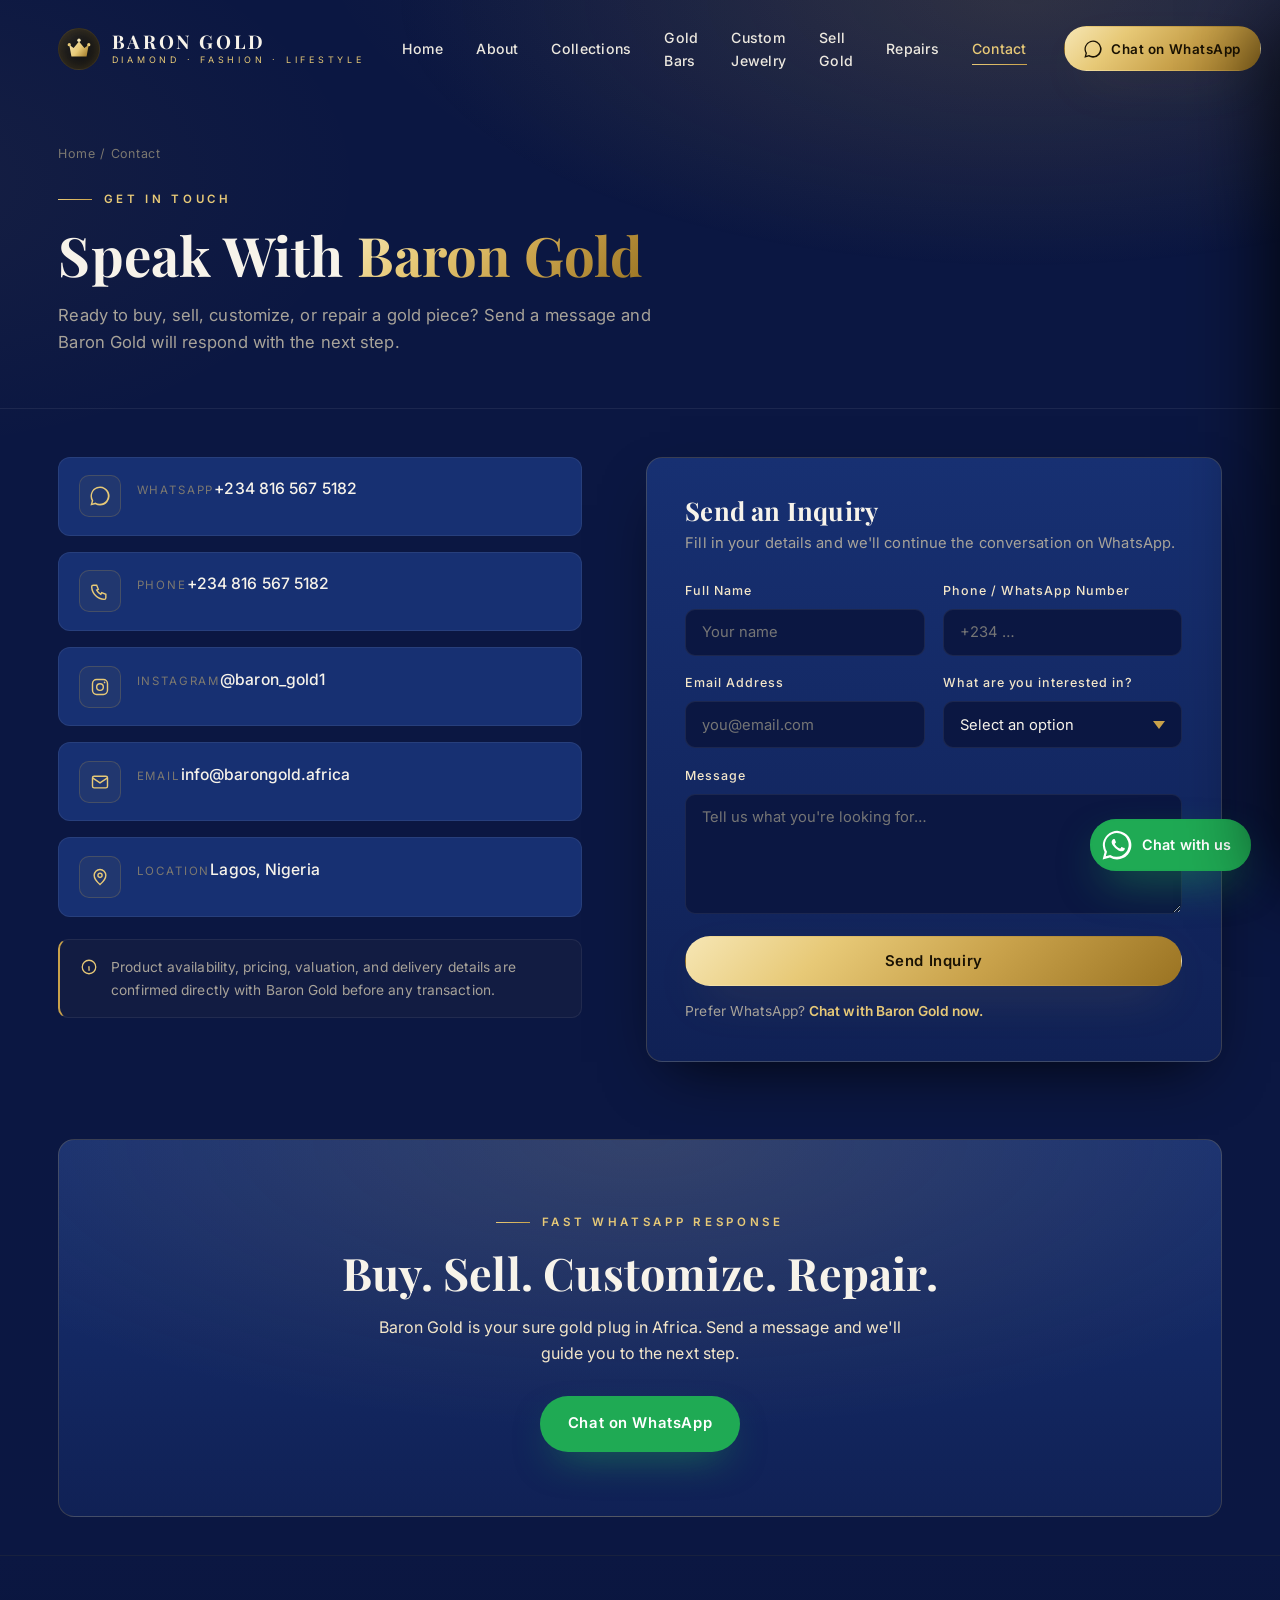
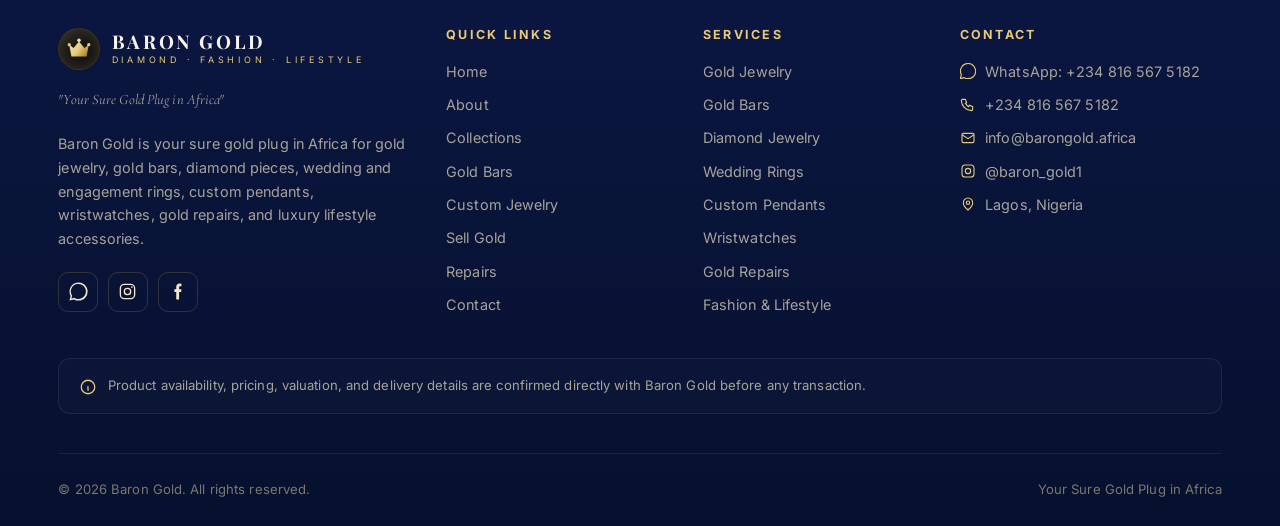
<file: contact.html>
<!DOCTYPE html>
<html lang="en">
<head>
<meta charset="UTF-8" />
<meta name="viewport" content="width=device-width, initial-scale=1.0, viewport-fit=cover" />
<title>Contact &amp; Book a Consultation | Baron Gold</title>
<meta name="description" content="Speak with Baron Gold to buy, sell, customize, or repair a gold piece. Reach us on WhatsApp, phone, Instagram, or send an inquiry." />
<meta name="theme-color" content="#0b1742" />
<link rel="canonical" href="https://barondigold.com/contact.html" />
<link rel="icon" type="image/svg+xml" href="favicon.svg" />
<meta name="robots" content="index,follow,max-image-preview:large" />
<meta name="format-detection" content="telephone=no" />
<meta name="author" content="Baron Gold" />
<meta name="keywords" content="Baron Gold, gold jewelry, buy gold, sell gold, gold bars, diamond jewelry, wedding rings, engagement rings, custom gold pendants, luxury wristwatches, gold repairs, gold buyer Africa, gold seller Nigeria, Lagos jeweler" />
<meta property="og:type" content="website" />
<meta property="og:site_name" content="Baron Gold" />
<meta property="og:locale" content="en_US" />
<meta property="og:url" content="https://barondigold.com/contact.html" />
<meta property="og:title" content="Contact & Book a Consultation | Baron Gold" />
<meta property="og:description" content="Speak with Baron Gold to buy, sell, customize or repair a gold piece. Reach us on WhatsApp, phone, Instagram, or send an inquiry." />
<meta property="og:image" content="https://barondigold.com/assets/images/cuban-iced-coal.jpg" />
<meta property="og:image:width" content="1080" />
<meta property="og:image:height" content="1350" />
<meta name="twitter:card" content="summary_large_image" />
<meta name="twitter:title" content="Contact & Book a Consultation | Baron Gold" />
<meta name="twitter:description" content="Speak with Baron Gold to buy, sell, customize or repair a gold piece. Reach us on WhatsApp, phone, Instagram, or send an inquiry." />
<meta name="twitter:image" content="https://barondigold.com/assets/images/cuban-iced-coal.jpg" />
<link rel="preconnect" href="https://fonts.googleapis.com" />
<link rel="preconnect" href="https://fonts.gstatic.com" crossorigin />
<link href="https://fonts.googleapis.com/css2?family=Playfair+Display:wght@500;600;700;800&family=Cormorant+Garamond:ital,wght@0,500;0,600;1,500&family=Inter:wght@400;500;600&display=swap" rel="stylesheet" />
<link rel="stylesheet" href="css/styles.css" />
<script type="application/ld+json">
{"@context":"https://schema.org","@type":"BreadcrumbList","itemListElement":[
  {"@type":"ListItem","position":1,"name":"Home","item":"https://barondigold.com/"},
  {"@type":"ListItem","position":2,"name":"Contact","item":"https://barondigold.com/contact.html"}
]}
</script>
<script type="application/ld+json">
{"@context":"https://schema.org","@type":"ContactPage","name":"Contact","url":"https://barondigold.com/contact.html","isPartOf":{"@id":"https://barondigold.com/#website"},"about":{"@id":"https://barondigold.com/#org"}}
</script>
</head>
<body>

<header class="site-header">
  <div class="container">
    <a class="brand" href="index.html" aria-label="Baron Gold home"><span class="brand-mark"><svg viewBox="0 0 24 24" fill="none"><path d="M3 8l4 3 5-6 5 6 4-3-2 11H5L3 8z" fill="url(#g)"/><circle cx="3" cy="8" r="1.5" fill="#e7c977"/><circle cx="21" cy="8" r="1.5" fill="#e7c977"/><circle cx="12" cy="4" r="1.6" fill="#f6e6b4"/><defs><linearGradient id="g" x1="3" y1="5" x2="21" y2="19" gradientUnits="userSpaceOnUse"><stop stop-color="#f6e6b4"/><stop offset=".5" stop-color="#e7c977"/><stop offset="1" stop-color="#9a7322"/></linearGradient></defs></svg></span><span class="brand-name"><b>BARON GOLD</b><span>Diamond · Fashion · Lifestyle</span></span></a>
    <nav class="main-nav" aria-label="Primary"><ul><li><a href="index.html">Home</a></li><li><a href="about.html">About</a></li><li><a href="collections.html">Collections</a></li><li><a href="gold-bars.html">Gold Bars</a></li><li><a href="custom-jewelry.html">Custom Jewelry</a></li><li><a href="sell-gold.html">Sell Gold</a></li><li><a href="repairs.html">Repairs</a></li><li><a href="contact.html" class="active">Contact</a></li></ul></nav>
    <div class="header-cta"><a class="btn btn-gold btn-sm" href="https://wa.me/2348165675182?text=Hello%20Baron%20Gold%2C%20I'd%20like%20to%20make%20an%20inquiry." target="_blank" rel="noopener"><svg viewBox="0 0 24 24" fill="currentColor"><path d="M.5 23.5l1.6-5.9A11.4 11.4 0 1 1 12 23.5a11.5 11.5 0 0 1-5.7-1.5L.5 23.5zM6.6 19.9l.4.2a9.5 9.5 0 1 0-3.2-3.1l.2.4-1 3.5 3.6-1z"/></svg>Chat on WhatsApp</a><button class="nav-toggle" id="navToggle" aria-label="Open menu"><svg viewBox="0 0 24 24" fill="none" stroke="currentColor" stroke-width="1.7"><path d="M4 7h16M4 12h16M4 17h16"/></svg></button></div>
  </div>
</header>
<div class="scrim" id="scrim"></div>
<aside class="mobile-nav" id="mobileNav"><div class="mn-top"><span class="brand-name"><b style="font-family:var(--ff-head);letter-spacing:.14em;color:var(--ivory)">BARON GOLD</b></span><button class="mn-close" id="mnClose" aria-label="Close menu"><svg viewBox="0 0 24 24" fill="none" stroke="currentColor" stroke-width="1.7"><path d="M6 6l12 12M18 6L6 18"/></svg></button></div><nav><a href="index.html">Home</a><a href="about.html">About</a><a href="collections.html">Collections</a><a href="gold-bars.html">Gold Bars</a><a href="custom-jewelry.html">Custom Jewelry</a><a href="sell-gold.html">Sell Gold</a><a href="repairs.html">Repairs</a><a href="contact.html" class="active">Contact</a></nav><div class="mn-actions"><a class="btn btn-wa btn-block" href="https://wa.me/2348165675182" target="_blank" rel="noopener">Chat on WhatsApp</a><a class="btn btn-outline btn-block" href="contact.html">Book a Consultation</a></div></aside>

<main>
<section class="page-hero">
  <div class="container">
    <p class="crumbs"><a href="index.html">Home</a> / Contact</p>
    <span class="eyebrow reveal">Get in Touch</span>
    <h1 class="reveal d1">Speak With <span class="gold-text">Baron Gold</span></h1>
    <p class="reveal d2">Ready to buy, sell, customize, or repair a gold piece? Send a message and Baron Gold will respond with the next step.</p>
  </div>
</section>

<section style="padding-top:clamp(2rem,4vw,3rem)">
  <div class="container">
    <div class="contact-wrap">
      <div class="contact-info reveal">
        <a class="ci-row" href="https://wa.me/2348165675182?text=Hello%20Baron%20Gold%2C%20I'd%20like%20to%20make%20an%20inquiry." target="_blank" rel="noopener">
          <span class="ci-ico"><svg viewBox="0 0 24 24" fill="currentColor"><path d="M.5 23.5l1.6-5.9A11.4 11.4 0 1 1 12 23.5a11.5 11.5 0 0 1-5.7-1.5L.5 23.5zM6.6 19.9l.4.2a9.5 9.5 0 1 0-3.2-3.1l.2.4-1 3.5 3.6-1z"/></svg></span>
          <span><span class="ci-label">WhatsApp</span><span class="ci-val">+234 816 567 5182</span></span>
        </a>
        <a class="ci-row" href="tel:+2348165675182">
          <span class="ci-ico"><svg viewBox="0 0 24 24" fill="none" stroke="currentColor" stroke-width="1.7"><path d="M4 5h4l2 5-2 1a12 12 0 0 0 5 5l1-2 5 2v4a2 2 0 0 1-2 2A16 16 0 0 1 2 7a2 2 0 0 1 2-2z"/></svg></span>
          <span><span class="ci-label">Phone</span><span class="ci-val">+234 816 567 5182</span></span>
        </a>
        <a class="ci-row" href="https://instagram.com/baron_gold1" target="_blank" rel="noopener">
          <span class="ci-ico"><svg viewBox="0 0 24 24" fill="none" stroke="currentColor" stroke-width="1.7"><rect x="3" y="3" width="18" height="18" rx="5"/><circle cx="12" cy="12" r="4"/><circle cx="17.5" cy="6.5" r="1" fill="currentColor" stroke="none"/></svg></span>
          <span><span class="ci-label">Instagram</span><span class="ci-val">@baron_gold1</span></span>
        </a>
        <a class="ci-row" href="mailto:info@barongold.africa">
          <span class="ci-ico"><svg viewBox="0 0 24 24" fill="none" stroke="currentColor" stroke-width="1.7"><rect x="3" y="5" width="18" height="14" rx="2"/><path d="M3 7l9 6 9-6"/></svg></span>
          <span><span class="ci-label">Email</span><span class="ci-val">info@barongold.africa</span></span>
        </a>
        <div class="ci-row">
          <span class="ci-ico"><svg viewBox="0 0 24 24" fill="none" stroke="currentColor" stroke-width="1.7"><path d="M12 21s7-5.7 7-11a7 7 0 1 0-14 0c0 5.3 7 11 7 11z"/><circle cx="12" cy="10" r="2.5"/></svg></span>
          <span><span class="ci-label">Location</span><span class="ci-val">Lagos, Nigeria</span></span>
        </div>
        <div class="note" style="margin-top:.4rem"><svg viewBox="0 0 24 24" fill="none" stroke="currentColor" stroke-width="1.7"><circle cx="12" cy="12" r="9"/><path d="M12 8h.01M11 12h1v4h1"/></svg>Product availability, pricing, valuation, and delivery details are confirmed directly with Baron Gold before any transaction.</div>
      </div>

      <div class="form-card reveal d1">
        <h2 class="section-title" style="font-size:1.6rem;margin-bottom:.4rem">Send an Inquiry</h2>
        <p class="section-sub" style="font-size:.92rem;margin-bottom:1.6rem">Fill in your details and we'll continue the conversation on WhatsApp.</p>
        <form id="inquiryForm" novalidate>
          <div class="form-grid">
            <div class="field"><label for="name">Full Name</label><input id="name" name="name" type="text" placeholder="Your name" required></div>
            <div class="field"><label for="phone">Phone / WhatsApp Number</label><input id="phone" name="phone" type="tel" placeholder="+234 …" required></div>
            <div class="field"><label for="email">Email Address</label><input id="email" name="email" type="email" placeholder="you@email.com"></div>
            <div class="field"><label for="interest">What are you interested in?</label>
              <select id="interest" name="interest" required>
                <option value="" disabled selected>Select an option</option>
                <option>Buy gold jewelry</option>
                <option>Buy gold bars</option>
                <option>Sell gold</option>
                <option>Diamond jewelry</option>
                <option>Wedding rings</option>
                <option>Engagement rings</option>
                <option>Custom pendant</option>
                <option>Wristwatch</option>
                <option>Gold repair</option>
                <option>Fashion and lifestyle</option>
                <option>Other</option>
              </select>
            </div>
            <div class="field full"><label for="message">Message</label><textarea id="message" name="message" placeholder="Tell us what you're looking for…"></textarea></div>
          </div>
          <div class="form-foot">
            <button class="btn btn-gold btn-block" type="submit">Send Inquiry</button>
            <div class="form-success" id="formSuccess"><svg viewBox="0 0 24 24" fill="none" stroke="currentColor" stroke-width="2"><path d="M5 12l4 4L19 6"/></svg>Opening WhatsApp with your inquiry…</div>
            <p class="form-alt">Prefer WhatsApp? <a href="https://wa.me/2348165675182?text=Hello%20Baron%20Gold%2C%20I'd%20like%20to%20make%20an%20inquiry." target="_blank" rel="noopener">Chat with Baron Gold now.</a></p>
          </div>
        </form>
      </div>
    </div>
  </div>
</section>

<section>
  <div class="container">
    <div class="cta-banner reveal">
      <span class="eyebrow" style="justify-content:center">Fast WhatsApp Response</span>
      <h2>Buy. Sell. Customize. Repair.</h2>
      <p>Baron Gold is your sure gold plug in Africa. Send a message and we'll guide you to the next step.</p>
      <div class="btn-row"><a class="btn btn-wa" href="https://wa.me/2348165675182?text=Hello%20Baron%20Gold%2C%20I'd%20like%20to%20make%20an%20inquiry." target="_blank" rel="noopener">Chat on WhatsApp</a></div>
    </div>
  </div>
</section>
</main>

<!--FOOTER--><footer class="site-footer"><div class="container"><div class="footer-top"><div class="f-brand"><a class="brand" href="index.html"><span class="brand-mark"><svg viewBox="0 0 24 24" fill="none"><path d="M3 8l4 3 5-6 5 6 4-3-2 11H5L3 8z" fill="url(#gf)"/><circle cx="3" cy="8" r="1.5" fill="#e7c977"/><circle cx="21" cy="8" r="1.5" fill="#e7c977"/><circle cx="12" cy="4" r="1.6" fill="#f6e6b4"/><defs><linearGradient id="gf" x1="3" y1="5" x2="21" y2="19" gradientUnits="userSpaceOnUse"><stop stop-color="#f6e6b4"/><stop offset=".5" stop-color="#e7c977"/><stop offset="1" stop-color="#9a7322"/></linearGradient></defs></svg></span><span class="brand-name"><b>BARON GOLD</b><span>Diamond · Fashion · Lifestyle</span></span></a><p class="f-slogan">"Your Sure Gold Plug in Africa"</p><p>Baron Gold is your sure gold plug in Africa for gold jewelry, gold bars, diamond pieces, wedding and engagement rings, custom pendants, wristwatches, gold repairs, and luxury lifestyle accessories.</p><div class="f-social"><a href="https://wa.me/2348165675182" target="_blank" rel="noopener" aria-label="WhatsApp"><svg viewBox="0 0 24 24" fill="currentColor"><path d="M.5 23.5l1.6-5.9A11.4 11.4 0 1 1 12 23.5a11.5 11.5 0 0 1-5.7-1.5L.5 23.5zM6.6 19.9l.4.2a9.5 9.5 0 1 0-3.2-3.1l.2.4-1 3.5 3.6-1z"/></svg></a><a href="https://instagram.com/baron_gold1" target="_blank" rel="noopener" aria-label="Instagram"><svg viewBox="0 0 24 24" fill="none" stroke="currentColor" stroke-width="1.7"><rect x="3" y="3" width="18" height="18" rx="5"/><circle cx="12" cy="12" r="4"/><circle cx="17.5" cy="6.5" r="1" fill="currentColor" stroke="none"/></svg></a><a href="https://facebook.com/" target="_blank" rel="noopener" aria-label="Facebook"><svg viewBox="0 0 24 24" fill="currentColor"><path d="M14 9V7c0-1 .3-1.5 1.6-1.5H17V2.2A20 20 0 0 0 14.6 2C12 2 10.4 3.6 10.4 6.5V9H8v3.5h2.4V22H14v-9.5h2.6l.4-3.5H14z"/></svg></a></div></div><div class="f-col"><h4>Quick Links</h4><ul><li><a href="index.html">Home</a></li><li><a href="about.html">About</a></li><li><a href="collections.html">Collections</a></li><li><a href="gold-bars.html">Gold Bars</a></li><li><a href="custom-jewelry.html">Custom Jewelry</a></li><li><a href="sell-gold.html">Sell Gold</a></li><li><a href="repairs.html">Repairs</a></li><li><a href="contact.html">Contact</a></li></ul></div><div class="f-col"><h4>Services</h4><ul><li><a href="collections.html#gold-jewelry">Gold Jewelry</a></li><li><a href="gold-bars.html">Gold Bars</a></li><li><a href="collections.html#diamond">Diamond Jewelry</a></li><li><a href="collections.html#wedding">Wedding Rings</a></li><li><a href="custom-jewelry.html">Custom Pendants</a></li><li><a href="collections.html#watches">Wristwatches</a></li><li><a href="repairs.html">Gold Repairs</a></li><li><a href="collections.html#lifestyle">Fashion &amp; Lifestyle</a></li></ul></div><div class="f-col f-contact"><h4>Contact</h4><ul><li><svg viewBox="0 0 24 24" fill="none" stroke="currentColor" stroke-width="1.7"><path d="M.5 23.5l1.6-5.9A11.4 11.4 0 1 1 12 23.5a11.5 11.5 0 0 1-5.7-1.5L.5 23.5z"/></svg><a href="https://wa.me/2348165675182" target="_blank" rel="noopener">WhatsApp: +234 816 567 5182</a></li><li><svg viewBox="0 0 24 24" fill="none" stroke="currentColor" stroke-width="1.7"><path d="M4 5h4l2 5-2 1a12 12 0 0 0 5 5l1-2 5 2v4a2 2 0 0 1-2 2A16 16 0 0 1 2 7a2 2 0 0 1 2-2z"/></svg><a href="tel:+2348165675182">+234 816 567 5182</a></li><li><svg viewBox="0 0 24 24" fill="none" stroke="currentColor" stroke-width="1.7"><rect x="3" y="5" width="18" height="14" rx="2"/><path d="M3 7l9 6 9-6"/></svg><a href="mailto:info@barongold.africa">info@barongold.africa</a></li><li><svg viewBox="0 0 24 24" fill="none" stroke="currentColor" stroke-width="1.7"><rect x="3" y="3" width="18" height="18" rx="5"/><circle cx="12" cy="12" r="4"/></svg><a href="https://instagram.com/baron_gold1" target="_blank" rel="noopener">@baron_gold1</a></li><li><svg viewBox="0 0 24 24" fill="none" stroke="currentColor" stroke-width="1.7"><path d="M12 21s7-5.7 7-11a7 7 0 1 0-14 0c0 5.3 7 11 7 11z"/><circle cx="12" cy="10" r="2.5"/></svg><span>Lagos, Nigeria</span></li></ul></div></div><div class="footer-note"><svg viewBox="0 0 24 24" fill="none" stroke="currentColor" stroke-width="1.7"><circle cx="12" cy="12" r="9"/><path d="M12 8h.01M11 12h1v4h1"/></svg>Product availability, pricing, valuation, and delivery details are confirmed directly with Baron Gold before any transaction.</div><div class="footer-bottom"><span>© <span id="year">2026</span> Baron Gold. All rights reserved.</span><span>Your Sure Gold Plug in Africa</span></div></div></footer>
<a class="fab-wa" href="https://wa.me/2348165675182?text=Hello%20Baron%20Gold%2C%20I'd%20like%20to%20make%20an%20inquiry." target="_blank" rel="noopener" aria-label="Chat on WhatsApp"><svg viewBox="0 0 24 24" fill="currentColor"><path d="M.5 23.5l1.6-5.9A11.4 11.4 0 1 1 12 23.5a11.5 11.5 0 0 1-5.7-1.5L.5 23.5zM6.6 19.9l.4.2a9.5 9.5 0 1 0-3.2-3.1l.2.4-1 3.5 3.6-1zM17.5 14.4c-.2-.1-1.4-.7-1.6-.8s-.4-.1-.5.1-.6.8-.7 1-.3.2-.5.1a7.7 7.7 0 0 1-2.3-1.4 8.6 8.6 0 0 1-1.6-2c-.2-.3 0-.4.1-.6l.4-.4.3-.4a.5.5 0 0 0 0-.5l-.8-1.9c-.2-.5-.4-.4-.5-.4h-.5a1 1 0 0 0-.7.3 2.9 2.9 0 0 0-.9 2.2 5 5 0 0 0 1.1 2.7 11.5 11.5 0 0 0 4.4 3.9c2.6 1 2.6.7 3.1.6a2.6 2.6 0 0 0 1.7-1.2 2.1 2.1 0 0 0 .2-1.2c-.1-.1-.3-.2-.5-.3z"/></svg><span class="fab-label">Chat with us</span></a>
<script src="js/main.js"></script>
</body>
</html>
</file>
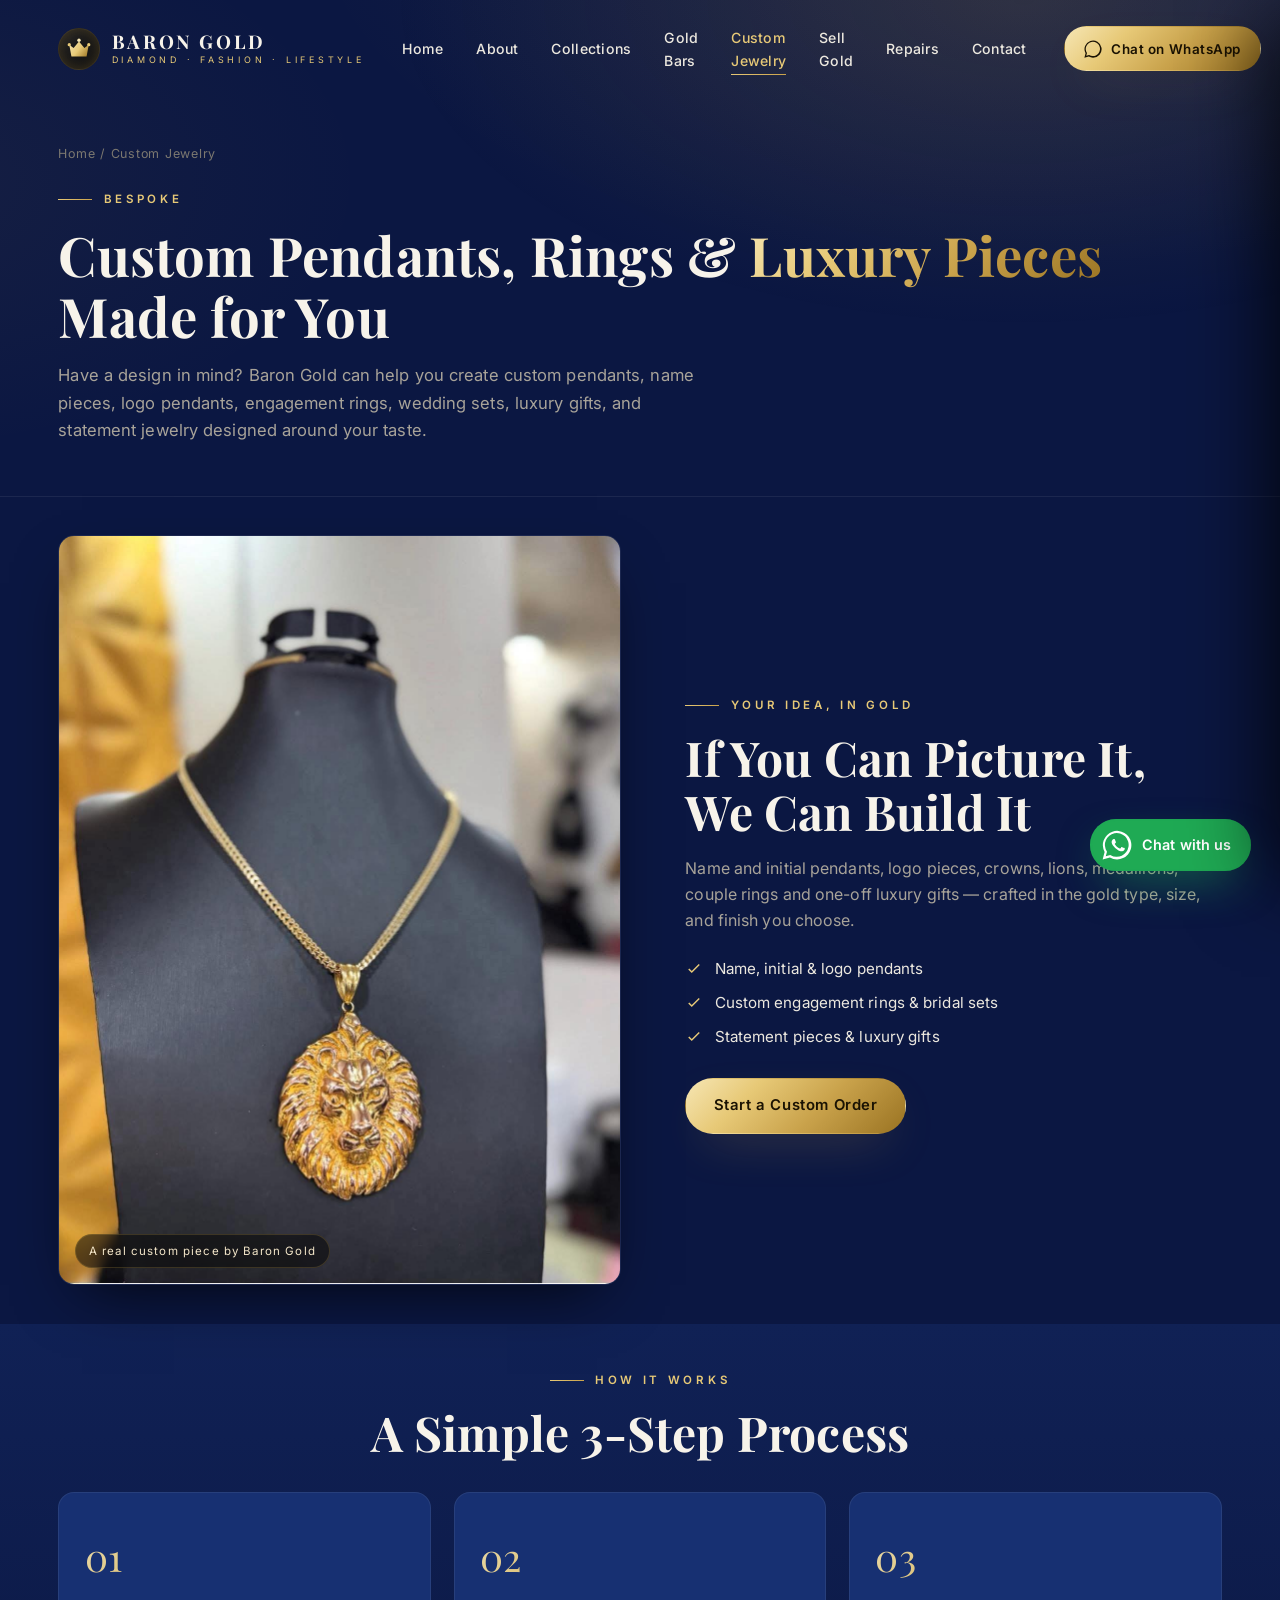
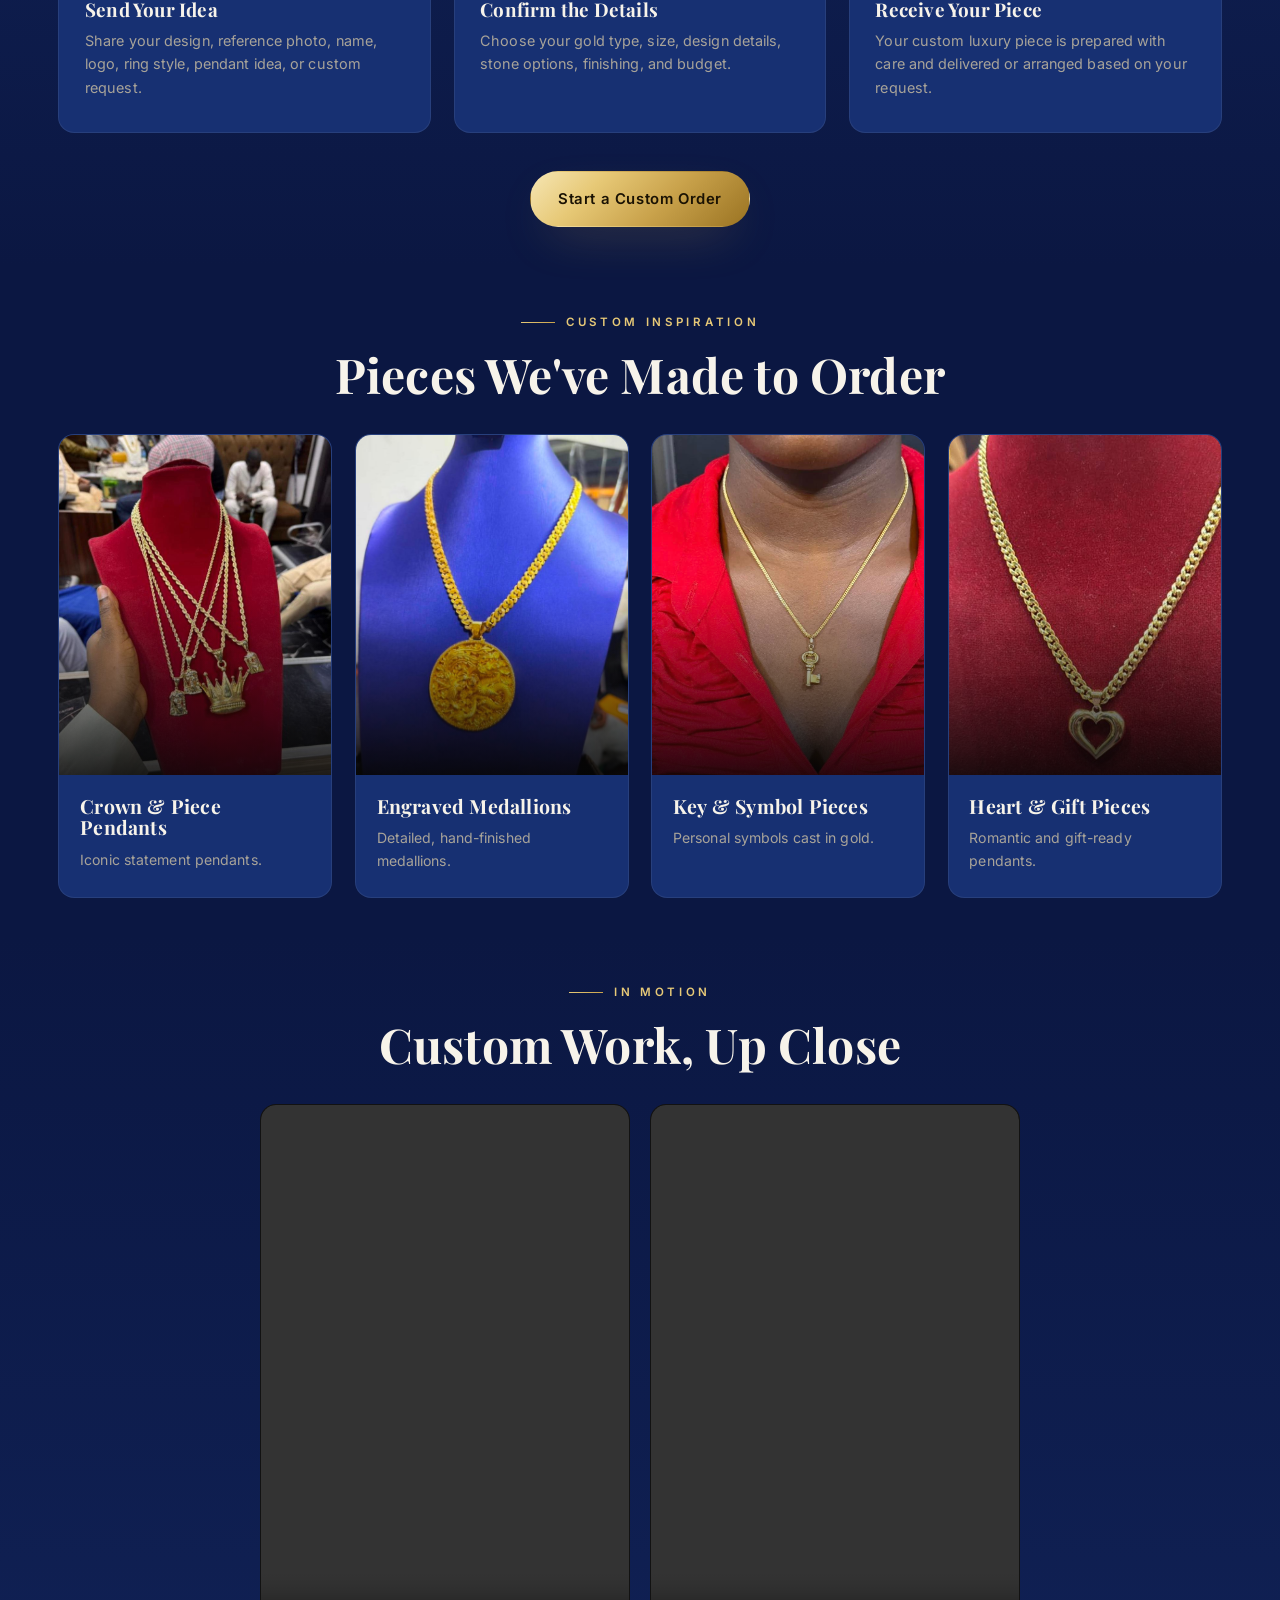
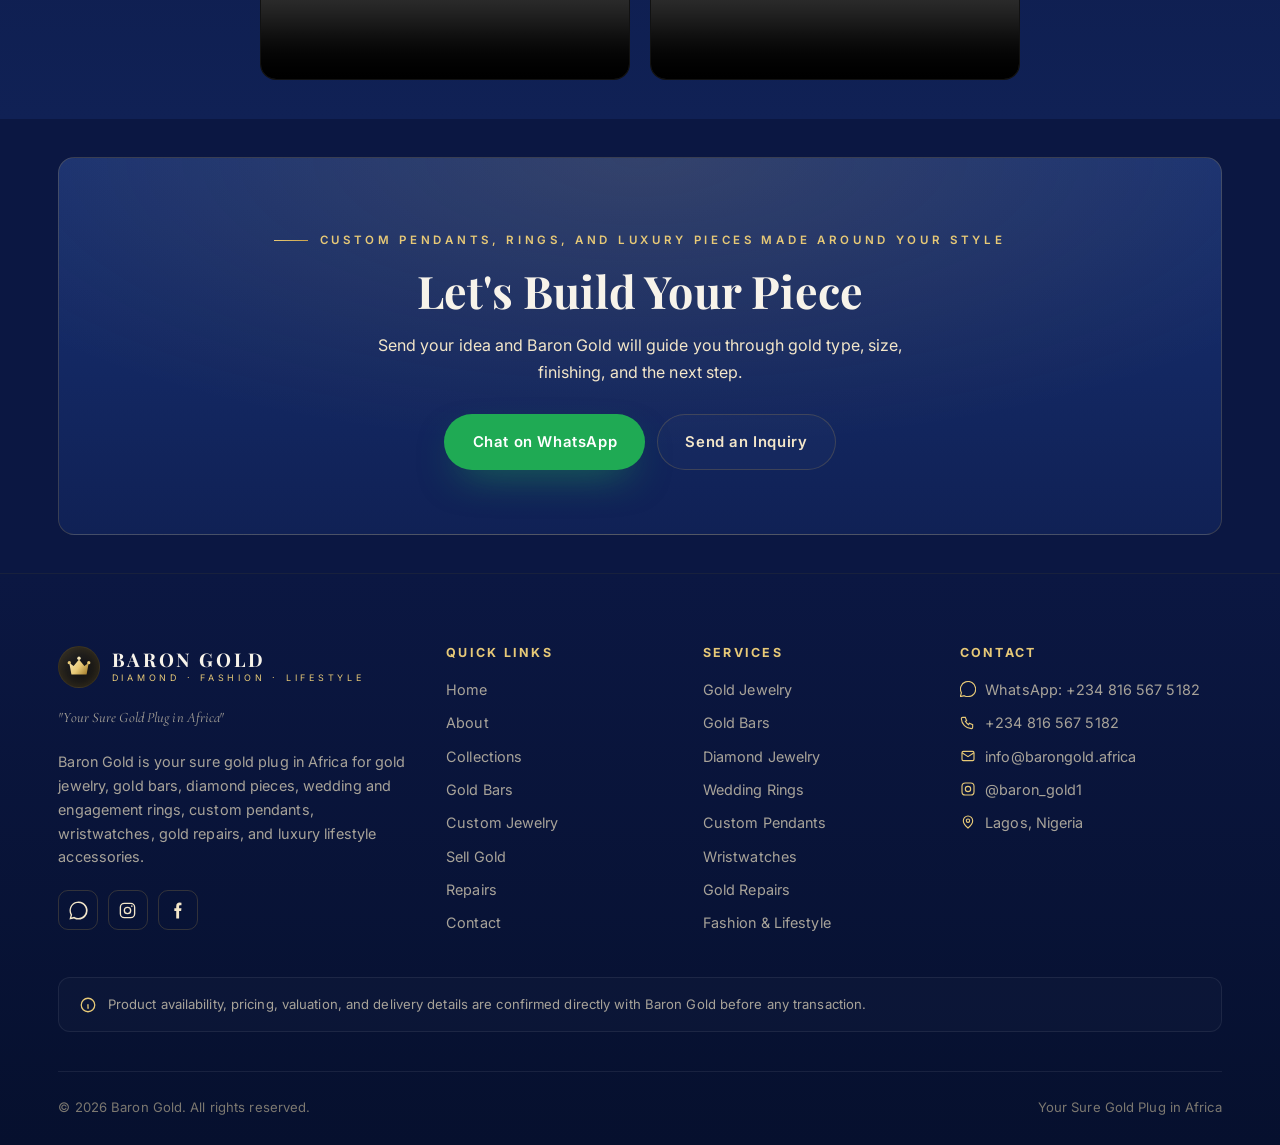
<file: custom-jewelry.html>
<!DOCTYPE html>
<html lang="en">
<head>
<meta charset="UTF-8" />
<meta name="viewport" content="width=device-width, initial-scale=1.0, viewport-fit=cover" />
<title>Custom Gold Pendants &amp; Jewelry | Baron Gold</title>
<meta name="description" content="Create custom gold pendants, name pieces, logo pendants, engagement rings, wedding sets, and personalized luxury jewelry with Baron Gold." />
<meta name="theme-color" content="#0b1742" />
<link rel="canonical" href="https://barondigold.com/custom-jewelry.html" />
<link rel="icon" type="image/svg+xml" href="favicon.svg" />
<meta name="robots" content="index,follow,max-image-preview:large" />
<meta name="format-detection" content="telephone=no" />
<meta name="author" content="Baron Gold" />
<meta name="keywords" content="Baron Gold, gold jewelry, buy gold, sell gold, gold bars, diamond jewelry, wedding rings, engagement rings, custom gold pendants, luxury wristwatches, gold repairs, gold buyer Africa, gold seller Nigeria, Lagos jeweler" />
<meta property="og:type" content="website" />
<meta property="og:site_name" content="Baron Gold" />
<meta property="og:locale" content="en_US" />
<meta property="og:url" content="https://barondigold.com/custom-jewelry.html" />
<meta property="og:title" content="Custom Gold Pendants & Jewelry | Baron Gold" />
<meta property="og:description" content="Create custom gold pendants, name pieces, logo pendants, engagement rings, wedding sets and personalized luxury jewelry with Baron Gold." />
<meta property="og:image" content="https://barondigold.com/assets/images/cuban-iced-coal.jpg" />
<meta property="og:image:width" content="1080" />
<meta property="og:image:height" content="1350" />
<meta name="twitter:card" content="summary_large_image" />
<meta name="twitter:title" content="Custom Gold Pendants & Jewelry | Baron Gold" />
<meta name="twitter:description" content="Create custom gold pendants, name pieces, logo pendants, engagement rings, wedding sets and personalized luxury jewelry with Baron Gold." />
<meta name="twitter:image" content="https://barondigold.com/assets/images/cuban-iced-coal.jpg" />
<link rel="preconnect" href="https://fonts.googleapis.com" />
<link rel="preconnect" href="https://fonts.gstatic.com" crossorigin />
<link href="https://fonts.googleapis.com/css2?family=Playfair+Display:wght@500;600;700;800&family=Cormorant+Garamond:ital,wght@0,500;0,600;1,500&family=Inter:wght@400;500;600&display=swap" rel="stylesheet" />
<link rel="stylesheet" href="css/styles.css" />
<script type="application/ld+json">
{"@context":"https://schema.org","@type":"BreadcrumbList","itemListElement":[
  {"@type":"ListItem","position":1,"name":"Home","item":"https://barondigold.com/"},
  {"@type":"ListItem","position":2,"name":"Custom Jewelry","item":"https://barondigold.com/custom-jewelry.html"}
]}
</script>
<script type="application/ld+json">
{"@context":"https://schema.org","@type":"WebPage","name":"Custom Jewelry","url":"https://barondigold.com/custom-jewelry.html","isPartOf":{"@id":"https://barondigold.com/#website"},"about":{"@id":"https://barondigold.com/#org"}}
</script>
</head>
<body>

<header class="site-header">
  <div class="container">
    <a class="brand" href="index.html" aria-label="Baron Gold home"><span class="brand-mark"><svg viewBox="0 0 24 24" fill="none"><path d="M3 8l4 3 5-6 5 6 4-3-2 11H5L3 8z" fill="url(#g)"/><circle cx="3" cy="8" r="1.5" fill="#e7c977"/><circle cx="21" cy="8" r="1.5" fill="#e7c977"/><circle cx="12" cy="4" r="1.6" fill="#f6e6b4"/><defs><linearGradient id="g" x1="3" y1="5" x2="21" y2="19" gradientUnits="userSpaceOnUse"><stop stop-color="#f6e6b4"/><stop offset=".5" stop-color="#e7c977"/><stop offset="1" stop-color="#9a7322"/></linearGradient></defs></svg></span><span class="brand-name"><b>BARON GOLD</b><span>Diamond · Fashion · Lifestyle</span></span></a>
    <nav class="main-nav" aria-label="Primary"><ul><li><a href="index.html">Home</a></li><li><a href="about.html">About</a></li><li><a href="collections.html">Collections</a></li><li><a href="gold-bars.html">Gold Bars</a></li><li><a href="custom-jewelry.html" class="active">Custom Jewelry</a></li><li><a href="sell-gold.html">Sell Gold</a></li><li><a href="repairs.html">Repairs</a></li><li><a href="contact.html">Contact</a></li></ul></nav>
    <div class="header-cta"><a class="btn btn-gold btn-sm" href="https://wa.me/2348165675182?text=Hello%20Baron%20Gold%2C%20I'd%20like%20to%20start%20a%20custom%20order." target="_blank" rel="noopener"><svg viewBox="0 0 24 24" fill="currentColor"><path d="M.5 23.5l1.6-5.9A11.4 11.4 0 1 1 12 23.5a11.5 11.5 0 0 1-5.7-1.5L.5 23.5zM6.6 19.9l.4.2a9.5 9.5 0 1 0-3.2-3.1l.2.4-1 3.5 3.6-1z"/></svg>Chat on WhatsApp</a><button class="nav-toggle" id="navToggle" aria-label="Open menu"><svg viewBox="0 0 24 24" fill="none" stroke="currentColor" stroke-width="1.7"><path d="M4 7h16M4 12h16M4 17h16"/></svg></button></div>
  </div>
</header>
<div class="scrim" id="scrim"></div>
<aside class="mobile-nav" id="mobileNav"><div class="mn-top"><span class="brand-name"><b style="font-family:var(--ff-head);letter-spacing:.14em;color:var(--ivory)">BARON GOLD</b></span><button class="mn-close" id="mnClose" aria-label="Close menu"><svg viewBox="0 0 24 24" fill="none" stroke="currentColor" stroke-width="1.7"><path d="M6 6l12 12M18 6L6 18"/></svg></button></div><nav><a href="index.html">Home</a><a href="about.html">About</a><a href="collections.html">Collections</a><a href="gold-bars.html">Gold Bars</a><a href="custom-jewelry.html" class="active">Custom Jewelry</a><a href="sell-gold.html">Sell Gold</a><a href="repairs.html">Repairs</a><a href="contact.html">Contact</a></nav><div class="mn-actions"><a class="btn btn-wa btn-block" href="https://wa.me/2348165675182" target="_blank" rel="noopener">Chat on WhatsApp</a><a class="btn btn-outline btn-block" href="contact.html">Book a Consultation</a></div></aside>

<main>
<section class="page-hero">
  <div class="container">
    <p class="crumbs"><a href="index.html">Home</a> / Custom Jewelry</p>
    <span class="eyebrow reveal">Bespoke</span>
    <h1 class="reveal d1">Custom Pendants, Rings &amp; <span class="gold-text">Luxury Pieces</span> Made for You</h1>
    <p class="reveal d2">Have a design in mind? Baron Gold can help you create custom pendants, name pieces, logo pendants, engagement rings, wedding sets, luxury gifts, and statement jewelry designed around your taste.</p>
  </div>
</section>

<section>
  <div class="container">
    <div class="split">
      <div class="split-media tall reveal"><img loading="lazy" decoding="async" src="assets/images/pendant-lion.jpg" alt="Custom gold lion head pendant by Baron Gold"><span class="frame-tag">A real custom piece by Baron Gold</span></div>
      <div class="reveal d1">
        <span class="eyebrow">Your Idea, In Gold</span>
        <h2 class="section-title">If You Can Picture It, We Can Build It</h2>
        <div class="prose"><p>Name and initial pendants, logo pieces, crowns, lions, medallions, couple rings and one-off luxury gifts — crafted in the gold type, size, and finish you choose.</p></div>
        <ul class="feature-list">
          <li><svg viewBox="0 0 24 24" fill="none" stroke="currentColor" stroke-width="2"><path d="M5 12l4 4L19 6"/></svg>Name, initial &amp; logo pendants</li>
          <li><svg viewBox="0 0 24 24" fill="none" stroke="currentColor" stroke-width="2"><path d="M5 12l4 4L19 6"/></svg>Custom engagement rings &amp; bridal sets</li>
          <li><svg viewBox="0 0 24 24" fill="none" stroke="currentColor" stroke-width="2"><path d="M5 12l4 4L19 6"/></svg>Statement pieces &amp; luxury gifts</li>
        </ul>
        <div class="btn-row"><a class="btn btn-gold" href="https://wa.me/2348165675182?text=Hello%20Baron%20Gold%2C%20I'd%20like%20to%20start%20a%20custom%20order.%20Here%20is%20my%20idea%3A" target="_blank" rel="noopener">Start a Custom Order</a></div>
      </div>
    </div>
  </div>
</section>

<section style="background:linear-gradient(180deg,var(--bg-2),var(--bg))">
  <div class="container">
    <div class="section-head center reveal"><span class="eyebrow" style="justify-content:center">How It Works</span><h2 class="section-title">A Simple 3-Step Process</h2></div>
    <div class="steps">
      <div class="step reveal"><h3>Send Your Idea</h3><p>Share your design, reference photo, name, logo, ring style, pendant idea, or custom request.</p></div>
      <div class="step reveal d1"><h3>Confirm the Details</h3><p>Choose your gold type, size, design details, stone options, finishing, and budget.</p></div>
      <div class="step reveal d2"><h3>Receive Your Piece</h3><p>Your custom luxury piece is prepared with care and delivered or arranged based on your request.</p></div>
    </div>
    <div class="center reveal" style="margin-top:2.4rem"><a class="btn btn-gold" href="https://wa.me/2348165675182?text=Hello%20Baron%20Gold%2C%20I'd%20like%20to%20start%20a%20custom%20order." target="_blank" rel="noopener">Start a Custom Order</a></div>
  </div>
</section>

<section>
  <div class="container">
    <div class="section-head center reveal"><span class="eyebrow" style="justify-content:center">Custom Inspiration</span><h2 class="section-title">Pieces We've Made to Order</h2></div>
    <div class="cards grid-4">
      <article class="card reveal"><div class="card-media"><img loading="lazy" decoding="async" src="assets/images/pendants-crown-jesus.jpg" alt="Crown and piece pendants"></div><div class="card-body"><h3>Crown &amp; Piece Pendants</h3><p>Iconic statement pendants.</p></div></article>
      <article class="card reveal d1"><div class="card-media"><img loading="lazy" decoding="async" src="assets/images/pendant-dragon.jpg" alt="Dragon medallion pendant"></div><div class="card-body"><h3>Engraved Medallions</h3><p>Detailed, hand-finished medallions.</p></div></article>
      <article class="card reveal d2"><div class="card-media"><img loading="lazy" decoding="async" src="assets/images/pendant-key.jpg" alt="Gold key pendant"></div><div class="card-body"><h3>Key &amp; Symbol Pieces</h3><p>Personal symbols cast in gold.</p></div></article>
      <article class="card reveal d3"><div class="card-media"><img loading="lazy" decoding="async" src="assets/images/chain-heart-pendant.jpg" alt="Gold heart pendant"></div><div class="card-body"><h3>Heart &amp; Gift Pieces</h3><p>Romantic and gift-ready pendants.</p></div></article>
    </div>
  </div>
</section>

<section style="background:linear-gradient(180deg,var(--bg),var(--bg-2))">
  <div class="container">
    <div class="section-head center reveal"><span class="eyebrow" style="justify-content:center">In Motion</span><h2 class="section-title">Custom Work, Up Close</h2></div>
    <div class="vid-grid reveal" style="grid-template-columns:repeat(2,1fr);max-width:760px;margin-inline:auto">
      <div class="vid"><video src="assets/video/vid-rings.mp4" muted loop playsinline preload="metadata" controls></video></div>
      <div class="vid"><video src="assets/video/vid-showcase-4.mp4" muted loop playsinline preload="metadata" controls></video></div>
    </div>
  </div>
</section>

<section>
  <div class="container">
    <div class="cta-banner reveal">
      <span class="eyebrow" style="justify-content:center">Custom pendants, rings, and luxury pieces made around your style</span>
      <h2>Let's Build Your Piece</h2>
      <p>Send your idea and Baron Gold will guide you through gold type, size, finishing, and the next step.</p>
      <div class="btn-row"><a class="btn btn-wa" href="https://wa.me/2348165675182?text=Hello%20Baron%20Gold%2C%20I'd%20like%20to%20start%20a%20custom%20order." target="_blank" rel="noopener">Chat on WhatsApp</a><a class="btn btn-outline" href="contact.html">Send an Inquiry</a></div>
    </div>
  </div>
</section>
</main>

<!--FOOTER--><footer class="site-footer"><div class="container"><div class="footer-top"><div class="f-brand"><a class="brand" href="index.html"><span class="brand-mark"><svg viewBox="0 0 24 24" fill="none"><path d="M3 8l4 3 5-6 5 6 4-3-2 11H5L3 8z" fill="url(#gf)"/><circle cx="3" cy="8" r="1.5" fill="#e7c977"/><circle cx="21" cy="8" r="1.5" fill="#e7c977"/><circle cx="12" cy="4" r="1.6" fill="#f6e6b4"/><defs><linearGradient id="gf" x1="3" y1="5" x2="21" y2="19" gradientUnits="userSpaceOnUse"><stop stop-color="#f6e6b4"/><stop offset=".5" stop-color="#e7c977"/><stop offset="1" stop-color="#9a7322"/></linearGradient></defs></svg></span><span class="brand-name"><b>BARON GOLD</b><span>Diamond · Fashion · Lifestyle</span></span></a><p class="f-slogan">"Your Sure Gold Plug in Africa"</p><p>Baron Gold is your sure gold plug in Africa for gold jewelry, gold bars, diamond pieces, wedding and engagement rings, custom pendants, wristwatches, gold repairs, and luxury lifestyle accessories.</p><div class="f-social"><a href="https://wa.me/2348165675182" target="_blank" rel="noopener" aria-label="WhatsApp"><svg viewBox="0 0 24 24" fill="currentColor"><path d="M.5 23.5l1.6-5.9A11.4 11.4 0 1 1 12 23.5a11.5 11.5 0 0 1-5.7-1.5L.5 23.5zM6.6 19.9l.4.2a9.5 9.5 0 1 0-3.2-3.1l.2.4-1 3.5 3.6-1z"/></svg></a><a href="https://instagram.com/baron_gold1" target="_blank" rel="noopener" aria-label="Instagram"><svg viewBox="0 0 24 24" fill="none" stroke="currentColor" stroke-width="1.7"><rect x="3" y="3" width="18" height="18" rx="5"/><circle cx="12" cy="12" r="4"/><circle cx="17.5" cy="6.5" r="1" fill="currentColor" stroke="none"/></svg></a><a href="https://facebook.com/" target="_blank" rel="noopener" aria-label="Facebook"><svg viewBox="0 0 24 24" fill="currentColor"><path d="M14 9V7c0-1 .3-1.5 1.6-1.5H17V2.2A20 20 0 0 0 14.6 2C12 2 10.4 3.6 10.4 6.5V9H8v3.5h2.4V22H14v-9.5h2.6l.4-3.5H14z"/></svg></a></div></div><div class="f-col"><h4>Quick Links</h4><ul><li><a href="index.html">Home</a></li><li><a href="about.html">About</a></li><li><a href="collections.html">Collections</a></li><li><a href="gold-bars.html">Gold Bars</a></li><li><a href="custom-jewelry.html">Custom Jewelry</a></li><li><a href="sell-gold.html">Sell Gold</a></li><li><a href="repairs.html">Repairs</a></li><li><a href="contact.html">Contact</a></li></ul></div><div class="f-col"><h4>Services</h4><ul><li><a href="collections.html#gold-jewelry">Gold Jewelry</a></li><li><a href="gold-bars.html">Gold Bars</a></li><li><a href="collections.html#diamond">Diamond Jewelry</a></li><li><a href="collections.html#wedding">Wedding Rings</a></li><li><a href="custom-jewelry.html">Custom Pendants</a></li><li><a href="collections.html#watches">Wristwatches</a></li><li><a href="repairs.html">Gold Repairs</a></li><li><a href="collections.html#lifestyle">Fashion &amp; Lifestyle</a></li></ul></div><div class="f-col f-contact"><h4>Contact</h4><ul><li><svg viewBox="0 0 24 24" fill="none" stroke="currentColor" stroke-width="1.7"><path d="M.5 23.5l1.6-5.9A11.4 11.4 0 1 1 12 23.5a11.5 11.5 0 0 1-5.7-1.5L.5 23.5z"/></svg><a href="https://wa.me/2348165675182" target="_blank" rel="noopener">WhatsApp: +234 816 567 5182</a></li><li><svg viewBox="0 0 24 24" fill="none" stroke="currentColor" stroke-width="1.7"><path d="M4 5h4l2 5-2 1a12 12 0 0 0 5 5l1-2 5 2v4a2 2 0 0 1-2 2A16 16 0 0 1 2 7a2 2 0 0 1 2-2z"/></svg><a href="tel:+2348165675182">+234 816 567 5182</a></li><li><svg viewBox="0 0 24 24" fill="none" stroke="currentColor" stroke-width="1.7"><rect x="3" y="5" width="18" height="14" rx="2"/><path d="M3 7l9 6 9-6"/></svg><a href="mailto:info@barongold.africa">info@barongold.africa</a></li><li><svg viewBox="0 0 24 24" fill="none" stroke="currentColor" stroke-width="1.7"><rect x="3" y="3" width="18" height="18" rx="5"/><circle cx="12" cy="12" r="4"/></svg><a href="https://instagram.com/baron_gold1" target="_blank" rel="noopener">@baron_gold1</a></li><li><svg viewBox="0 0 24 24" fill="none" stroke="currentColor" stroke-width="1.7"><path d="M12 21s7-5.7 7-11a7 7 0 1 0-14 0c0 5.3 7 11 7 11z"/><circle cx="12" cy="10" r="2.5"/></svg><span>Lagos, Nigeria</span></li></ul></div></div><div class="footer-note"><svg viewBox="0 0 24 24" fill="none" stroke="currentColor" stroke-width="1.7"><circle cx="12" cy="12" r="9"/><path d="M12 8h.01M11 12h1v4h1"/></svg>Product availability, pricing, valuation, and delivery details are confirmed directly with Baron Gold before any transaction.</div><div class="footer-bottom"><span>© <span id="year">2026</span> Baron Gold. All rights reserved.</span><span>Your Sure Gold Plug in Africa</span></div></div></footer>
<a class="fab-wa" href="https://wa.me/2348165675182?text=Hello%20Baron%20Gold%2C%20I'd%20like%20to%20make%20an%20inquiry." target="_blank" rel="noopener" aria-label="Chat on WhatsApp"><svg viewBox="0 0 24 24" fill="currentColor"><path d="M.5 23.5l1.6-5.9A11.4 11.4 0 1 1 12 23.5a11.5 11.5 0 0 1-5.7-1.5L.5 23.5zM6.6 19.9l.4.2a9.5 9.5 0 1 0-3.2-3.1l.2.4-1 3.5 3.6-1zM17.5 14.4c-.2-.1-1.4-.7-1.6-.8s-.4-.1-.5.1-.6.8-.7 1-.3.2-.5.1a7.7 7.7 0 0 1-2.3-1.4 8.6 8.6 0 0 1-1.6-2c-.2-.3 0-.4.1-.6l.4-.4.3-.4a.5.5 0 0 0 0-.5l-.8-1.9c-.2-.5-.4-.4-.5-.4h-.5a1 1 0 0 0-.7.3 2.9 2.9 0 0 0-.9 2.2 5 5 0 0 0 1.1 2.7 11.5 11.5 0 0 0 4.4 3.9c2.6 1 2.6.7 3.1.6a2.6 2.6 0 0 0 1.7-1.2 2.1 2.1 0 0 0 .2-1.2c-.1-.1-.3-.2-.5-.3z"/></svg><span class="fab-label">Chat with us</span></a>
<script src="js/main.js"></script>
</body>
</html>
</file>
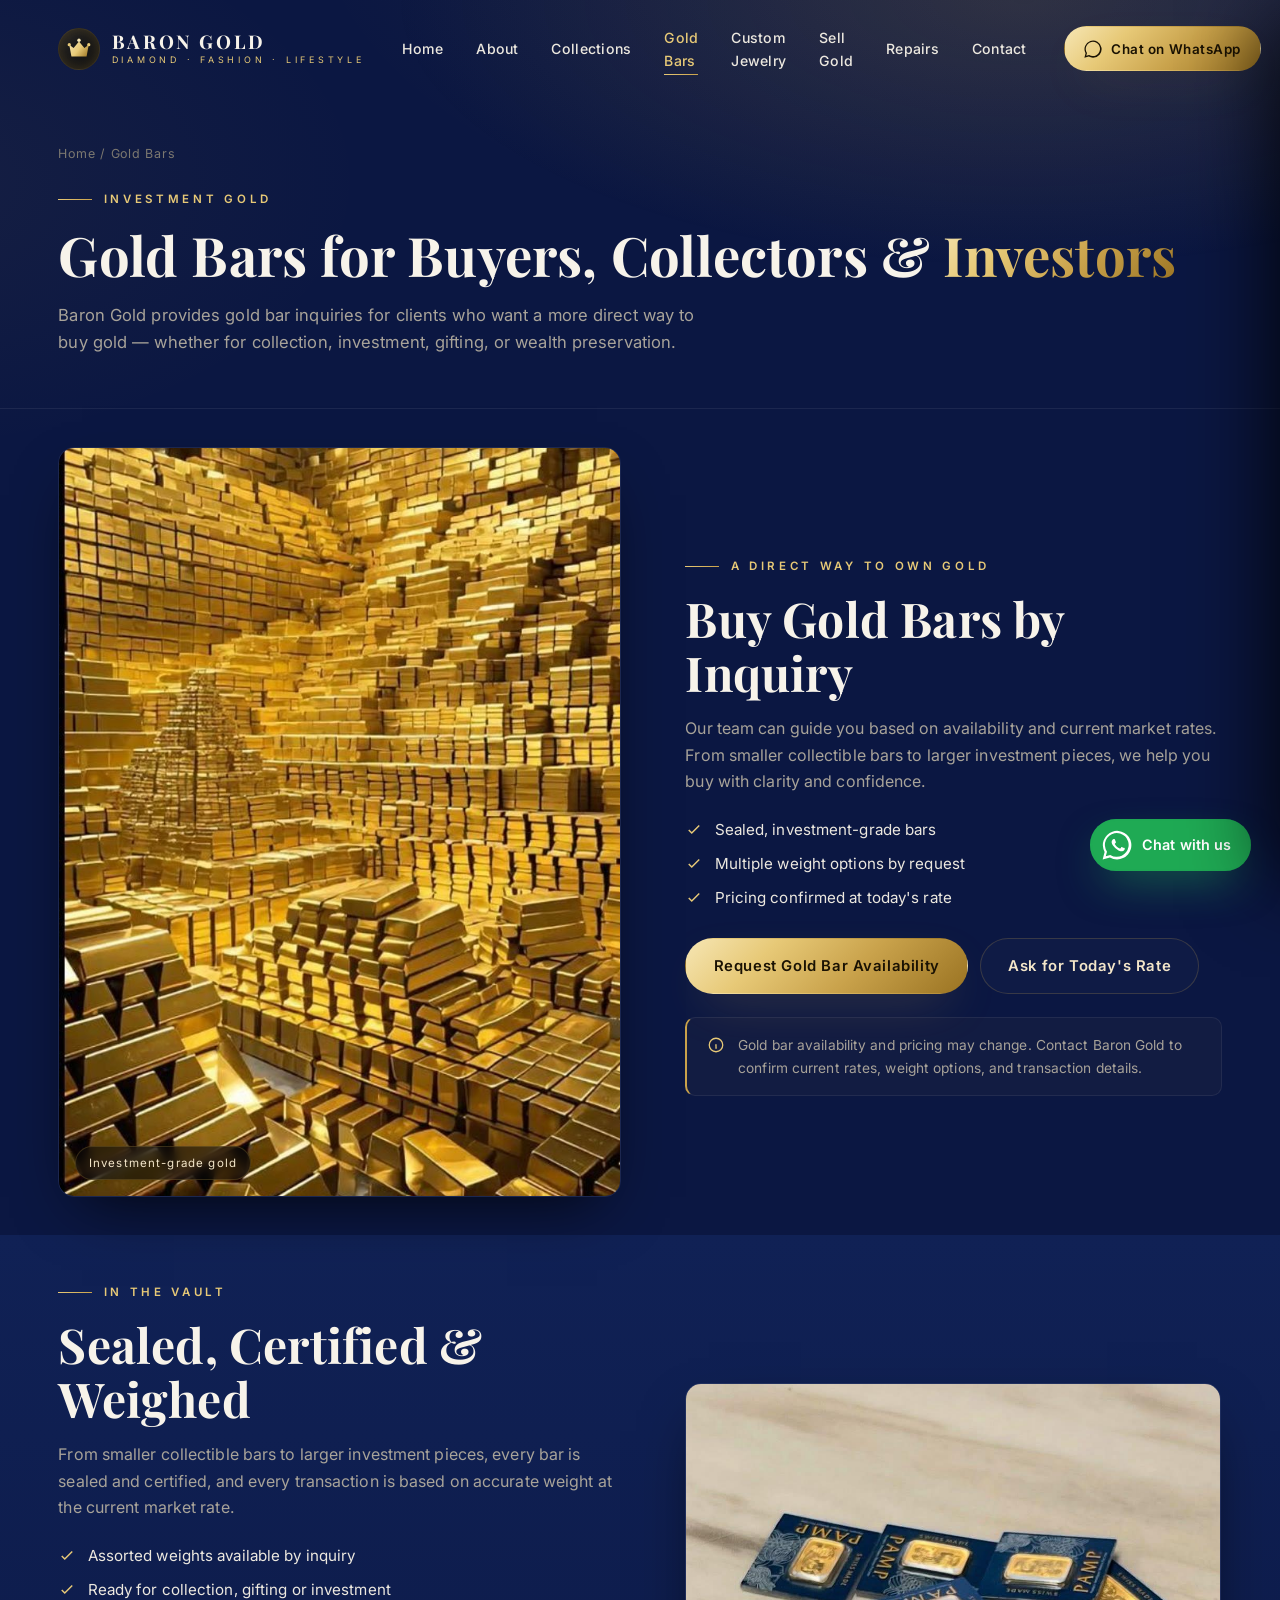
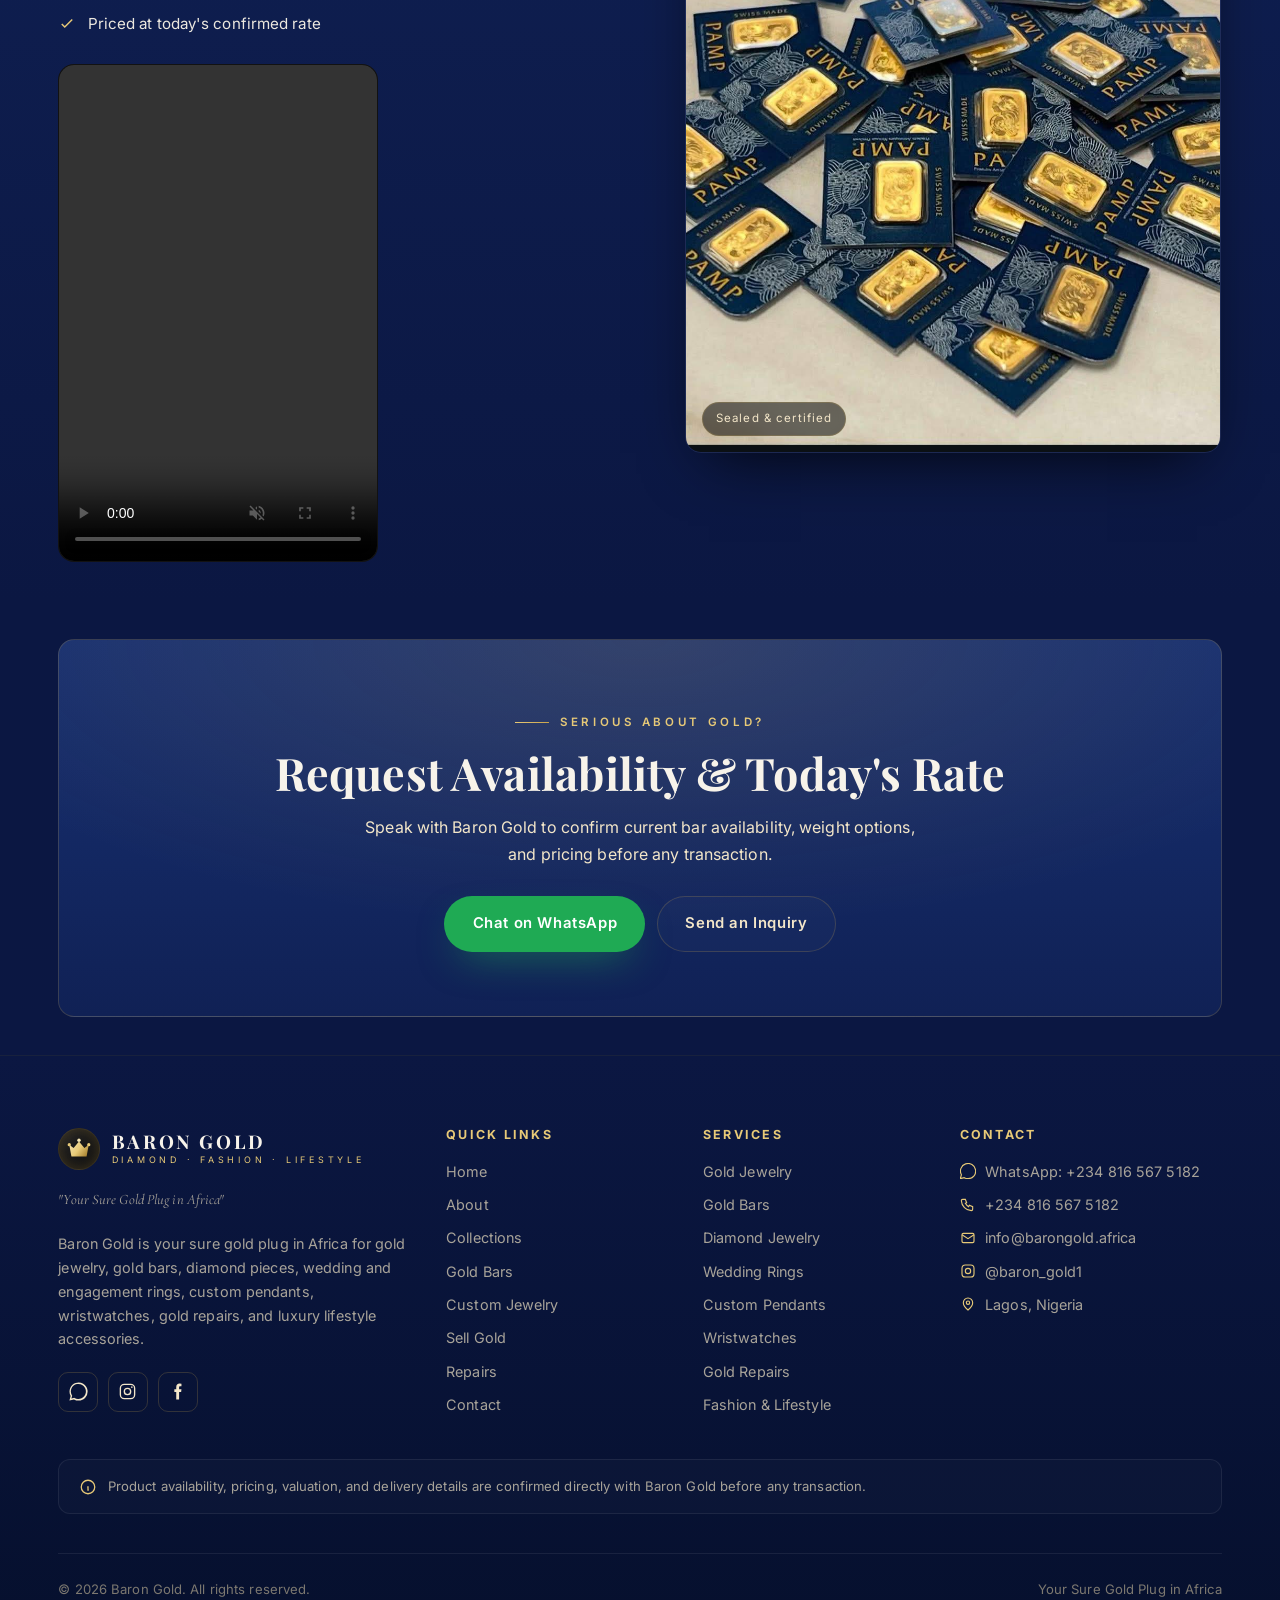
<file: gold-bars.html>
<!DOCTYPE html>
<html lang="en">
<head>
<meta charset="UTF-8" />
<meta name="viewport" content="width=device-width, initial-scale=1.0, viewport-fit=cover" />
<title>Gold Bars for Buyers, Collectors &amp; Investors | Baron Gold</title>
<meta name="description" content="Buy gold bars with Baron Gold. Investment-grade gold bars by inquiry — request current availability, weight options, and today's rate." />
<meta name="theme-color" content="#0b1742" />
<link rel="canonical" href="https://barondigold.com/gold-bars.html" />
<link rel="icon" type="image/svg+xml" href="favicon.svg" />
<meta name="robots" content="index,follow,max-image-preview:large" />
<meta name="format-detection" content="telephone=no" />
<meta name="author" content="Baron Gold" />
<meta name="keywords" content="Baron Gold, gold jewelry, buy gold, sell gold, gold bars, diamond jewelry, wedding rings, engagement rings, custom gold pendants, luxury wristwatches, gold repairs, gold buyer Africa, gold seller Nigeria, Lagos jeweler" />
<meta property="og:type" content="website" />
<meta property="og:site_name" content="Baron Gold" />
<meta property="og:locale" content="en_US" />
<meta property="og:url" content="https://barondigold.com/gold-bars.html" />
<meta property="og:title" content="Gold Bars for Buyers, Collectors & Investors | Baron Gold" />
<meta property="og:description" content="Buy gold bars with Baron Gold. Investment-grade bars by inquiry � request current availability, weight options and today's rate." />
<meta property="og:image" content="https://barondigold.com/assets/images/cuban-iced-coal.jpg" />
<meta property="og:image:width" content="1080" />
<meta property="og:image:height" content="1350" />
<meta name="twitter:card" content="summary_large_image" />
<meta name="twitter:title" content="Gold Bars for Buyers, Collectors & Investors | Baron Gold" />
<meta name="twitter:description" content="Buy gold bars with Baron Gold. Investment-grade bars by inquiry � request current availability, weight options and today's rate." />
<meta name="twitter:image" content="https://barondigold.com/assets/images/cuban-iced-coal.jpg" />
<link rel="preconnect" href="https://fonts.googleapis.com" />
<link rel="preconnect" href="https://fonts.gstatic.com" crossorigin />
<link href="https://fonts.googleapis.com/css2?family=Playfair+Display:wght@500;600;700;800&family=Cormorant+Garamond:ital,wght@0,500;0,600;1,500&family=Inter:wght@400;500;600&display=swap" rel="stylesheet" />
<link rel="stylesheet" href="css/styles.css" />
<script type="application/ld+json">
{"@context":"https://schema.org","@type":"BreadcrumbList","itemListElement":[
  {"@type":"ListItem","position":1,"name":"Home","item":"https://barondigold.com/"},
  {"@type":"ListItem","position":2,"name":"Gold Bars","item":"https://barondigold.com/gold-bars.html"}
]}
</script>
<script type="application/ld+json">
{"@context":"https://schema.org","@type":"WebPage","name":"Gold Bars","url":"https://barondigold.com/gold-bars.html","isPartOf":{"@id":"https://barondigold.com/#website"},"about":{"@id":"https://barondigold.com/#org"}}
</script>
</head>
<body>

<header class="site-header">
  <div class="container">
    <a class="brand" href="index.html" aria-label="Baron Gold home"><span class="brand-mark"><svg viewBox="0 0 24 24" fill="none"><path d="M3 8l4 3 5-6 5 6 4-3-2 11H5L3 8z" fill="url(#g)"/><circle cx="3" cy="8" r="1.5" fill="#e7c977"/><circle cx="21" cy="8" r="1.5" fill="#e7c977"/><circle cx="12" cy="4" r="1.6" fill="#f6e6b4"/><defs><linearGradient id="g" x1="3" y1="5" x2="21" y2="19" gradientUnits="userSpaceOnUse"><stop stop-color="#f6e6b4"/><stop offset=".5" stop-color="#e7c977"/><stop offset="1" stop-color="#9a7322"/></linearGradient></defs></svg></span><span class="brand-name"><b>BARON GOLD</b><span>Diamond · Fashion · Lifestyle</span></span></a>
    <nav class="main-nav" aria-label="Primary"><ul><li><a href="index.html">Home</a></li><li><a href="about.html">About</a></li><li><a href="collections.html">Collections</a></li><li><a href="gold-bars.html" class="active">Gold Bars</a></li><li><a href="custom-jewelry.html">Custom Jewelry</a></li><li><a href="sell-gold.html">Sell Gold</a></li><li><a href="repairs.html">Repairs</a></li><li><a href="contact.html">Contact</a></li></ul></nav>
    <div class="header-cta"><a class="btn btn-gold btn-sm" href="https://wa.me/2348165675182?text=Hello%20Baron%20Gold%2C%20please%20share%20current%20gold%20bar%20availability." target="_blank" rel="noopener"><svg viewBox="0 0 24 24" fill="currentColor"><path d="M.5 23.5l1.6-5.9A11.4 11.4 0 1 1 12 23.5a11.5 11.5 0 0 1-5.7-1.5L.5 23.5zM6.6 19.9l.4.2a9.5 9.5 0 1 0-3.2-3.1l.2.4-1 3.5 3.6-1z"/></svg>Chat on WhatsApp</a><button class="nav-toggle" id="navToggle" aria-label="Open menu"><svg viewBox="0 0 24 24" fill="none" stroke="currentColor" stroke-width="1.7"><path d="M4 7h16M4 12h16M4 17h16"/></svg></button></div>
  </div>
</header>
<div class="scrim" id="scrim"></div>
<aside class="mobile-nav" id="mobileNav"><div class="mn-top"><span class="brand-name"><b style="font-family:var(--ff-head);letter-spacing:.14em;color:var(--ivory)">BARON GOLD</b></span><button class="mn-close" id="mnClose" aria-label="Close menu"><svg viewBox="0 0 24 24" fill="none" stroke="currentColor" stroke-width="1.7"><path d="M6 6l12 12M18 6L6 18"/></svg></button></div><nav><a href="index.html">Home</a><a href="about.html">About</a><a href="collections.html">Collections</a><a href="gold-bars.html" class="active">Gold Bars</a><a href="custom-jewelry.html">Custom Jewelry</a><a href="sell-gold.html">Sell Gold</a><a href="repairs.html">Repairs</a><a href="contact.html">Contact</a></nav><div class="mn-actions"><a class="btn btn-wa btn-block" href="https://wa.me/2348165675182" target="_blank" rel="noopener">Chat on WhatsApp</a><a class="btn btn-outline btn-block" href="contact.html">Book a Consultation</a></div></aside>

<main>
<section class="page-hero">
  <div class="container">
    <p class="crumbs"><a href="index.html">Home</a> / Gold Bars</p>
    <span class="eyebrow reveal">Investment Gold</span>
    <h1 class="reveal d1">Gold Bars for Buyers, Collectors &amp; <span class="gold-text">Investors</span></h1>
    <p class="reveal d2">Baron Gold provides gold bar inquiries for clients who want a more direct way to buy gold — whether for collection, investment, gifting, or wealth preservation.</p>
  </div>
</section>

<section>
  <div class="container">
    <div class="split">
      <div class="split-media tall reveal"><img loading="lazy" decoding="async" src="assets/images/bars-gold-vault.jpg" alt="A vault stacked with gold bars"><span class="frame-tag">Investment-grade gold</span></div>
      <div class="reveal d1">
        <span class="eyebrow">A Direct Way to Own Gold</span>
        <h2 class="section-title">Buy Gold Bars by Inquiry</h2>
        <div class="prose"><p>Our team can guide you based on availability and current market rates. From smaller collectible bars to larger investment pieces, we help you buy with clarity and confidence.</p></div>
        <ul class="feature-list">
          <li><svg viewBox="0 0 24 24" fill="none" stroke="currentColor" stroke-width="2"><path d="M5 12l4 4L19 6"/></svg>Sealed, investment-grade bars</li>
          <li><svg viewBox="0 0 24 24" fill="none" stroke="currentColor" stroke-width="2"><path d="M5 12l4 4L19 6"/></svg>Multiple weight options by request</li>
          <li><svg viewBox="0 0 24 24" fill="none" stroke="currentColor" stroke-width="2"><path d="M5 12l4 4L19 6"/></svg>Pricing confirmed at today's rate</li>
        </ul>
        <div class="btn-row">
          <a class="btn btn-gold" href="https://wa.me/2348165675182?text=Hello%20Baron%20Gold%2C%20please%20share%20current%20gold%20bar%20availability%20and%20today's%20rate." target="_blank" rel="noopener">Request Gold Bar Availability</a>
          <a class="btn btn-outline" href="https://wa.me/2348165675182?text=Hello%20Baron%20Gold%2C%20please%20share%20today's%20gold%20rate." target="_blank" rel="noopener">Ask for Today's Rate</a>
        </div>
        <div class="note"><svg viewBox="0 0 24 24" fill="none" stroke="currentColor" stroke-width="1.7"><circle cx="12" cy="12" r="9"/><path d="M12 8h.01M11 12h1v4h1"/></svg>Gold bar availability and pricing may change. Contact Baron Gold to confirm current rates, weight options, and transaction details.</div>
      </div>
    </div>
  </div>
</section>

<section style="background:linear-gradient(180deg,var(--bg-2),var(--bg))">
  <div class="container">
    <div class="split reverse">
      <div class="split-media reveal"><img loading="lazy" decoding="async" src="assets/images/bars-pamp-scatter.jpg" alt="Assorted sealed PAMP gold bars"><span class="frame-tag">Sealed &amp; certified</span></div>
      <div class="reveal d1">
        <span class="eyebrow">In the Vault</span>
        <h2 class="section-title">Sealed, Certified &amp; Weighed</h2>
        <div class="prose"><p>From smaller collectible bars to larger investment pieces, every bar is sealed and certified, and every transaction is based on accurate weight at the current market rate.</p></div>
        <ul class="feature-list">
          <li><svg viewBox="0 0 24 24" fill="none" stroke="currentColor" stroke-width="2"><path d="M5 12l4 4L19 6"/></svg>Assorted weights available by inquiry</li>
          <li><svg viewBox="0 0 24 24" fill="none" stroke="currentColor" stroke-width="2"><path d="M5 12l4 4L19 6"/></svg>Ready for collection, gifting or investment</li>
          <li><svg viewBox="0 0 24 24" fill="none" stroke="currentColor" stroke-width="2"><path d="M5 12l4 4L19 6"/></svg>Priced at today's confirmed rate</li>
        </ul>
        <div class="vid" style="max-width:320px;margin-top:1.4rem"><video src="assets/video/vid-glow-2.mp4" muted loop playsinline preload="metadata" controls></video></div>
      </div>
    </div>
  </div>
</section>

<section>
  <div class="container">
    <div class="cta-banner reveal">
      <span class="eyebrow" style="justify-content:center">Serious About Gold?</span>
      <h2>Request Availability &amp; Today's Rate</h2>
      <p>Speak with Baron Gold to confirm current bar availability, weight options, and pricing before any transaction.</p>
      <div class="btn-row"><a class="btn btn-wa" href="https://wa.me/2348165675182?text=Hello%20Baron%20Gold%2C%20I'm%20interested%20in%20buying%20gold%20bars." target="_blank" rel="noopener">Chat on WhatsApp</a><a class="btn btn-outline" href="contact.html">Send an Inquiry</a></div>
    </div>
  </div>
</section>
</main>

<!--FOOTER--><footer class="site-footer"><div class="container"><div class="footer-top"><div class="f-brand"><a class="brand" href="index.html"><span class="brand-mark"><svg viewBox="0 0 24 24" fill="none"><path d="M3 8l4 3 5-6 5 6 4-3-2 11H5L3 8z" fill="url(#gf)"/><circle cx="3" cy="8" r="1.5" fill="#e7c977"/><circle cx="21" cy="8" r="1.5" fill="#e7c977"/><circle cx="12" cy="4" r="1.6" fill="#f6e6b4"/><defs><linearGradient id="gf" x1="3" y1="5" x2="21" y2="19" gradientUnits="userSpaceOnUse"><stop stop-color="#f6e6b4"/><stop offset=".5" stop-color="#e7c977"/><stop offset="1" stop-color="#9a7322"/></linearGradient></defs></svg></span><span class="brand-name"><b>BARON GOLD</b><span>Diamond · Fashion · Lifestyle</span></span></a><p class="f-slogan">"Your Sure Gold Plug in Africa"</p><p>Baron Gold is your sure gold plug in Africa for gold jewelry, gold bars, diamond pieces, wedding and engagement rings, custom pendants, wristwatches, gold repairs, and luxury lifestyle accessories.</p><div class="f-social"><a href="https://wa.me/2348165675182" target="_blank" rel="noopener" aria-label="WhatsApp"><svg viewBox="0 0 24 24" fill="currentColor"><path d="M.5 23.5l1.6-5.9A11.4 11.4 0 1 1 12 23.5a11.5 11.5 0 0 1-5.7-1.5L.5 23.5zM6.6 19.9l.4.2a9.5 9.5 0 1 0-3.2-3.1l.2.4-1 3.5 3.6-1z"/></svg></a><a href="https://instagram.com/baron_gold1" target="_blank" rel="noopener" aria-label="Instagram"><svg viewBox="0 0 24 24" fill="none" stroke="currentColor" stroke-width="1.7"><rect x="3" y="3" width="18" height="18" rx="5"/><circle cx="12" cy="12" r="4"/><circle cx="17.5" cy="6.5" r="1" fill="currentColor" stroke="none"/></svg></a><a href="https://facebook.com/" target="_blank" rel="noopener" aria-label="Facebook"><svg viewBox="0 0 24 24" fill="currentColor"><path d="M14 9V7c0-1 .3-1.5 1.6-1.5H17V2.2A20 20 0 0 0 14.6 2C12 2 10.4 3.6 10.4 6.5V9H8v3.5h2.4V22H14v-9.5h2.6l.4-3.5H14z"/></svg></a></div></div><div class="f-col"><h4>Quick Links</h4><ul><li><a href="index.html">Home</a></li><li><a href="about.html">About</a></li><li><a href="collections.html">Collections</a></li><li><a href="gold-bars.html">Gold Bars</a></li><li><a href="custom-jewelry.html">Custom Jewelry</a></li><li><a href="sell-gold.html">Sell Gold</a></li><li><a href="repairs.html">Repairs</a></li><li><a href="contact.html">Contact</a></li></ul></div><div class="f-col"><h4>Services</h4><ul><li><a href="collections.html#gold-jewelry">Gold Jewelry</a></li><li><a href="gold-bars.html">Gold Bars</a></li><li><a href="collections.html#diamond">Diamond Jewelry</a></li><li><a href="collections.html#wedding">Wedding Rings</a></li><li><a href="custom-jewelry.html">Custom Pendants</a></li><li><a href="collections.html#watches">Wristwatches</a></li><li><a href="repairs.html">Gold Repairs</a></li><li><a href="collections.html#lifestyle">Fashion &amp; Lifestyle</a></li></ul></div><div class="f-col f-contact"><h4>Contact</h4><ul><li><svg viewBox="0 0 24 24" fill="none" stroke="currentColor" stroke-width="1.7"><path d="M.5 23.5l1.6-5.9A11.4 11.4 0 1 1 12 23.5a11.5 11.5 0 0 1-5.7-1.5L.5 23.5z"/></svg><a href="https://wa.me/2348165675182" target="_blank" rel="noopener">WhatsApp: +234 816 567 5182</a></li><li><svg viewBox="0 0 24 24" fill="none" stroke="currentColor" stroke-width="1.7"><path d="M4 5h4l2 5-2 1a12 12 0 0 0 5 5l1-2 5 2v4a2 2 0 0 1-2 2A16 16 0 0 1 2 7a2 2 0 0 1 2-2z"/></svg><a href="tel:+2348165675182">+234 816 567 5182</a></li><li><svg viewBox="0 0 24 24" fill="none" stroke="currentColor" stroke-width="1.7"><rect x="3" y="5" width="18" height="14" rx="2"/><path d="M3 7l9 6 9-6"/></svg><a href="mailto:info@barongold.africa">info@barongold.africa</a></li><li><svg viewBox="0 0 24 24" fill="none" stroke="currentColor" stroke-width="1.7"><rect x="3" y="3" width="18" height="18" rx="5"/><circle cx="12" cy="12" r="4"/></svg><a href="https://instagram.com/baron_gold1" target="_blank" rel="noopener">@baron_gold1</a></li><li><svg viewBox="0 0 24 24" fill="none" stroke="currentColor" stroke-width="1.7"><path d="M12 21s7-5.7 7-11a7 7 0 1 0-14 0c0 5.3 7 11 7 11z"/><circle cx="12" cy="10" r="2.5"/></svg><span>Lagos, Nigeria</span></li></ul></div></div><div class="footer-note"><svg viewBox="0 0 24 24" fill="none" stroke="currentColor" stroke-width="1.7"><circle cx="12" cy="12" r="9"/><path d="M12 8h.01M11 12h1v4h1"/></svg>Product availability, pricing, valuation, and delivery details are confirmed directly with Baron Gold before any transaction.</div><div class="footer-bottom"><span>© <span id="year">2026</span> Baron Gold. All rights reserved.</span><span>Your Sure Gold Plug in Africa</span></div></div></footer>
<a class="fab-wa" href="https://wa.me/2348165675182?text=Hello%20Baron%20Gold%2C%20I'd%20like%20to%20make%20an%20inquiry." target="_blank" rel="noopener" aria-label="Chat on WhatsApp"><svg viewBox="0 0 24 24" fill="currentColor"><path d="M.5 23.5l1.6-5.9A11.4 11.4 0 1 1 12 23.5a11.5 11.5 0 0 1-5.7-1.5L.5 23.5zM6.6 19.9l.4.2a9.5 9.5 0 1 0-3.2-3.1l.2.4-1 3.5 3.6-1zM17.5 14.4c-.2-.1-1.4-.7-1.6-.8s-.4-.1-.5.1-.6.8-.7 1-.3.2-.5.1a7.7 7.7 0 0 1-2.3-1.4 8.6 8.6 0 0 1-1.6-2c-.2-.3 0-.4.1-.6l.4-.4.3-.4a.5.5 0 0 0 0-.5l-.8-1.9c-.2-.5-.4-.4-.5-.4h-.5a1 1 0 0 0-.7.3 2.9 2.9 0 0 0-.9 2.2 5 5 0 0 0 1.1 2.7 11.5 11.5 0 0 0 4.4 3.9c2.6 1 2.6.7 3.1.6a2.6 2.6 0 0 0 1.7-1.2 2.1 2.1 0 0 0 .2-1.2c-.1-.1-.3-.2-.5-.3z"/></svg><span class="fab-label">Chat with us</span></a>
<script src="js/main.js"></script>
</body>
</html>
</file>
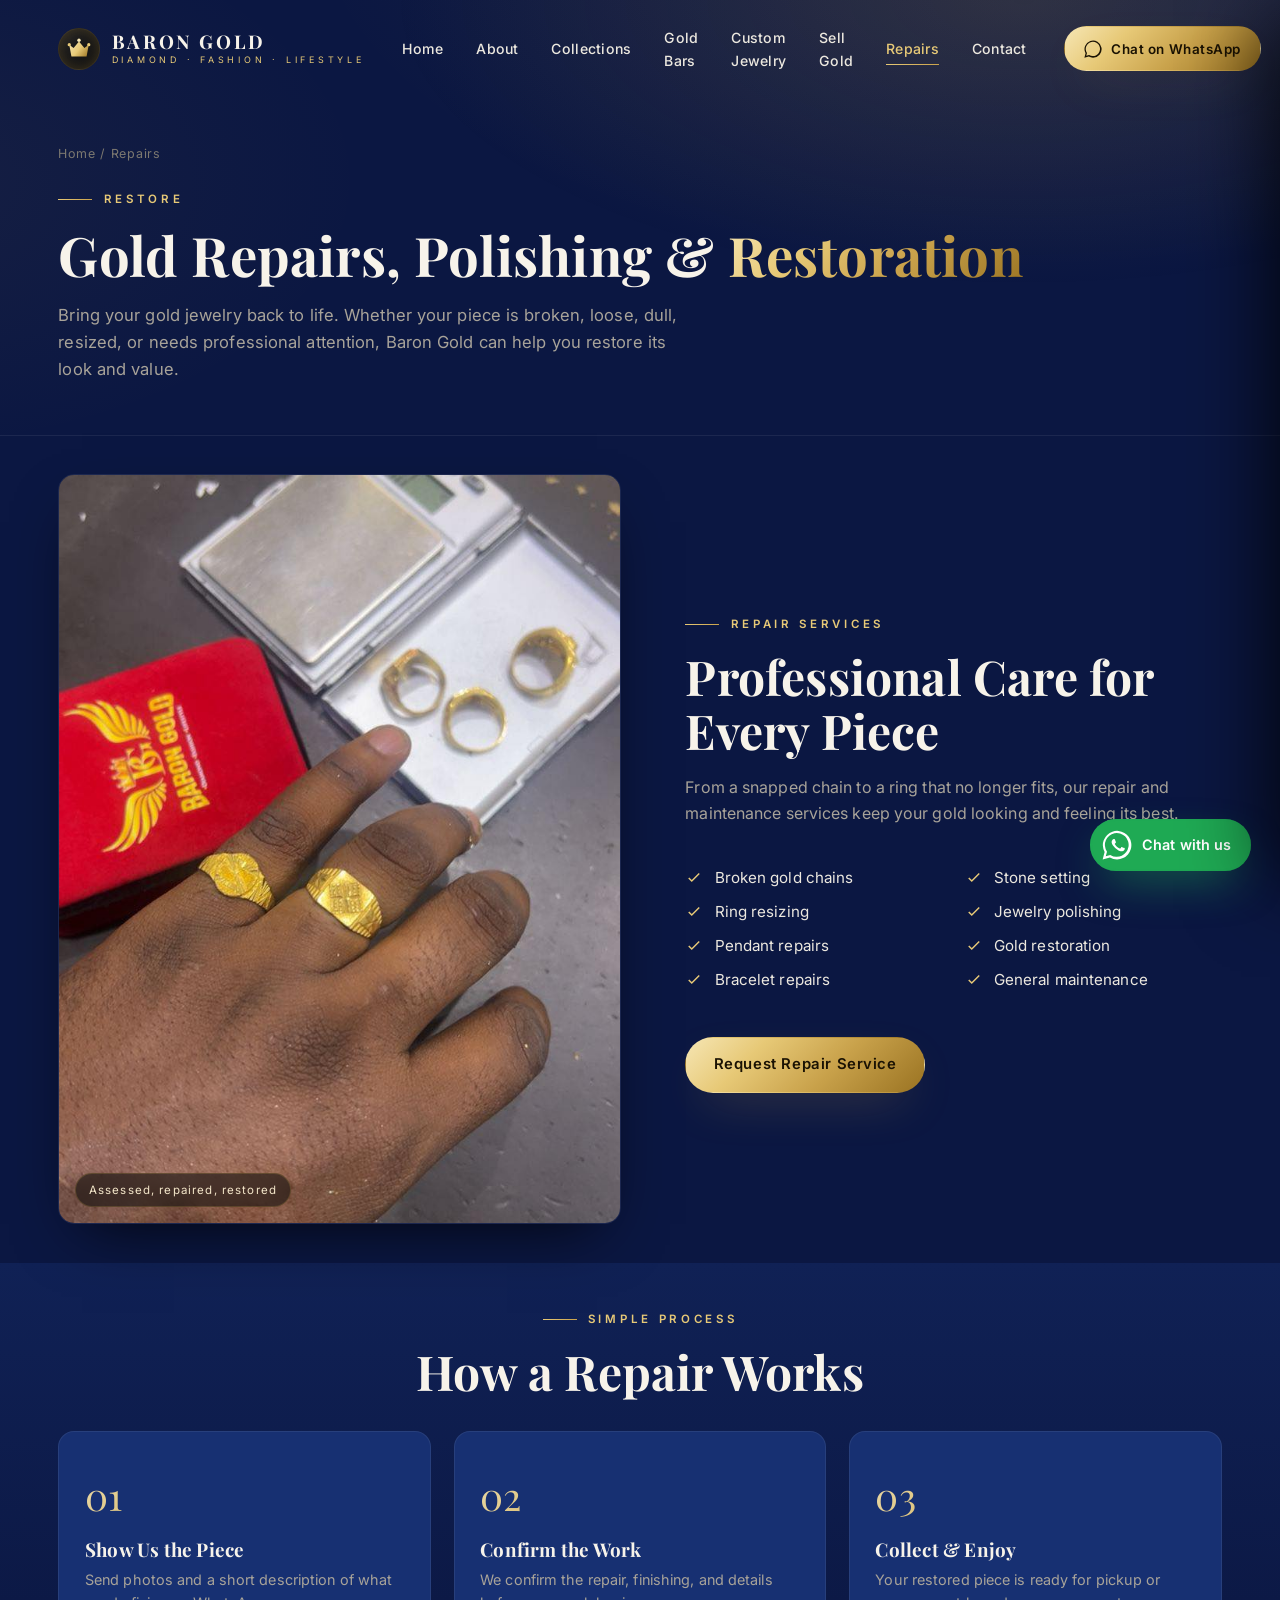
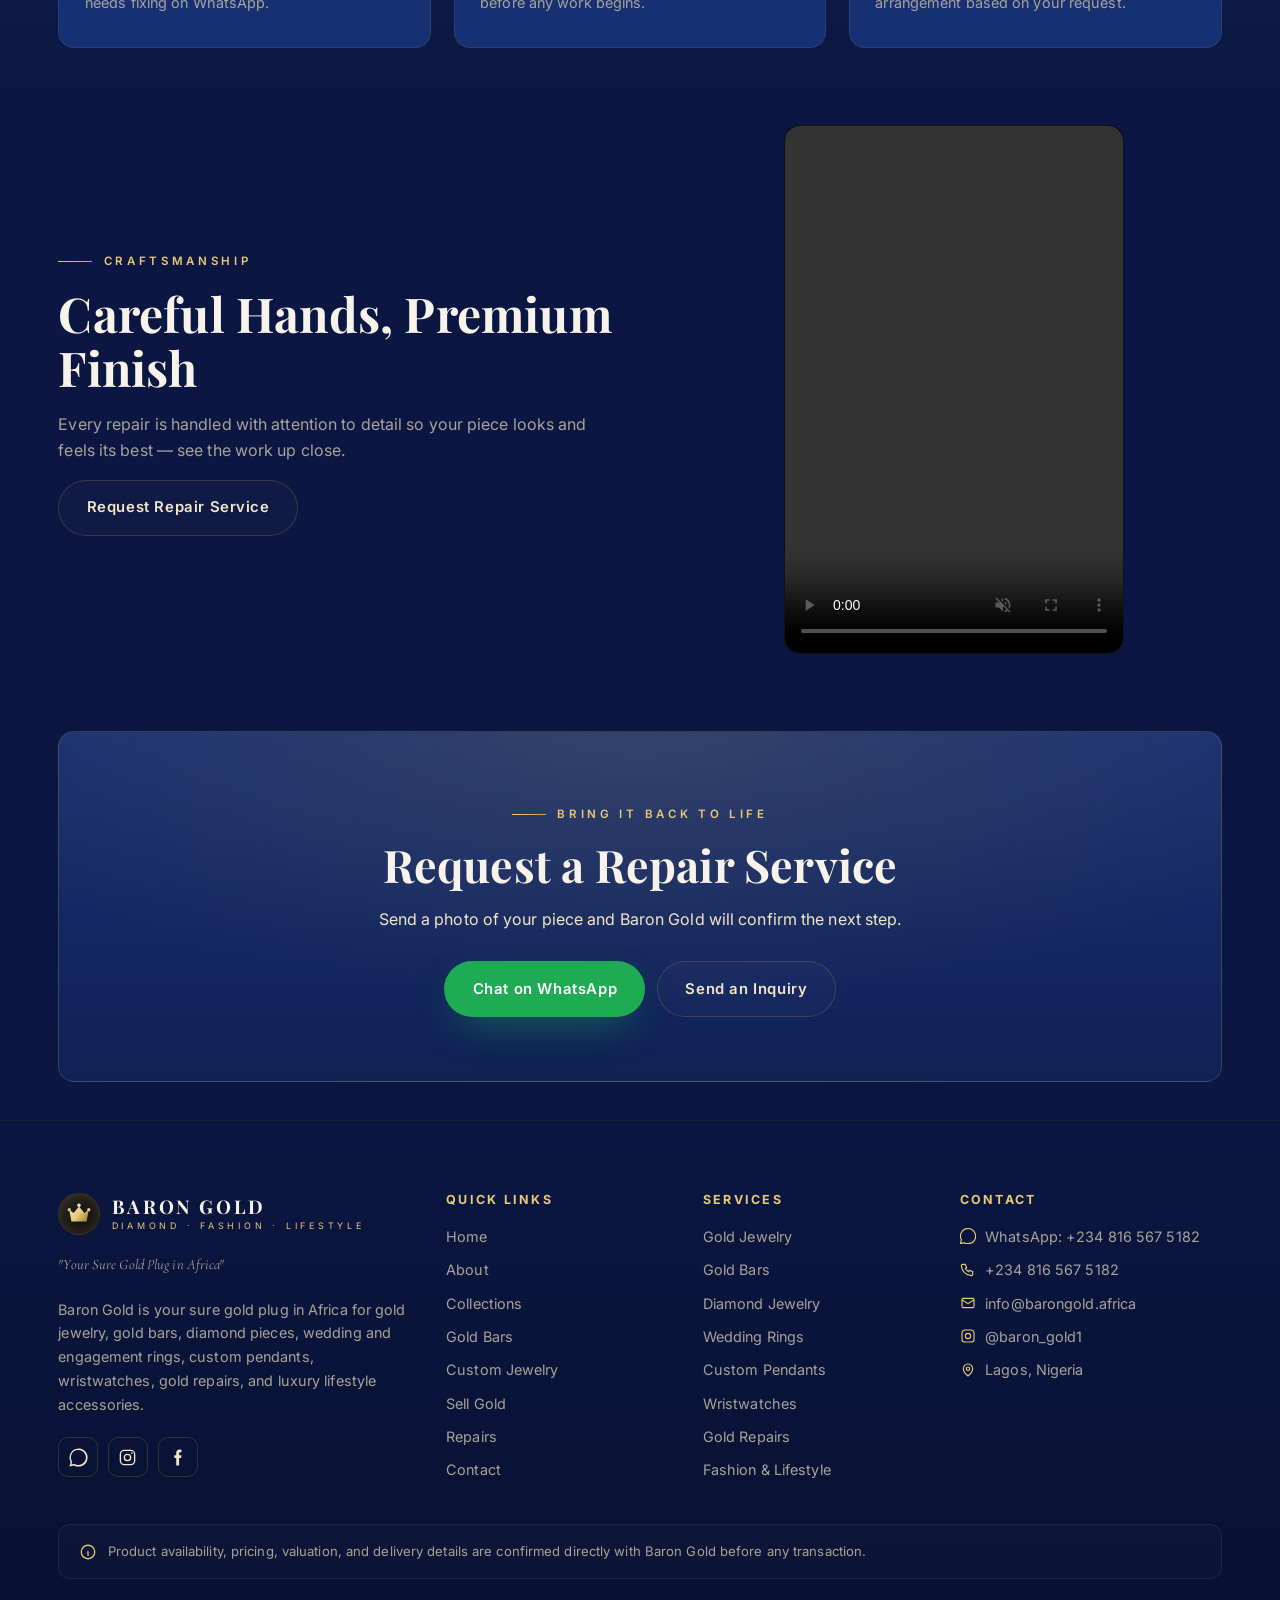
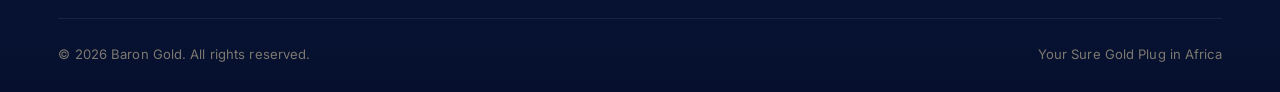
<file: repairs.html>
<!DOCTYPE html>
<html lang="en">
<head>
<meta charset="UTF-8" />
<meta name="viewport" content="width=device-width, initial-scale=1.0, viewport-fit=cover" />
<title>Gold Repairs, Polishing &amp; Restoration | Baron Gold</title>
<meta name="description" content="Repair broken gold chains, resize rings, restore pendants, polish jewelry, and maintain your gold pieces with Baron Gold." />
<meta name="theme-color" content="#0b1742" />
<link rel="canonical" href="https://barondigold.com/repairs.html" />
<link rel="icon" type="image/svg+xml" href="favicon.svg" />
<meta name="robots" content="index,follow,max-image-preview:large" />
<meta name="format-detection" content="telephone=no" />
<meta name="author" content="Baron Gold" />
<meta name="keywords" content="Baron Gold, gold jewelry, buy gold, sell gold, gold bars, diamond jewelry, wedding rings, engagement rings, custom gold pendants, luxury wristwatches, gold repairs, gold buyer Africa, gold seller Nigeria, Lagos jeweler" />
<meta property="og:type" content="website" />
<meta property="og:site_name" content="Baron Gold" />
<meta property="og:locale" content="en_US" />
<meta property="og:url" content="https://barondigold.com/repairs.html" />
<meta property="og:title" content="Gold Repairs, Polishing & Restoration | Baron Gold" />
<meta property="og:description" content="Repair broken gold chains, resize rings, restore pendants, polish jewelry and maintain your gold pieces with Baron Gold." />
<meta property="og:image" content="https://barondigold.com/assets/images/cuban-iced-coal.jpg" />
<meta property="og:image:width" content="1080" />
<meta property="og:image:height" content="1350" />
<meta name="twitter:card" content="summary_large_image" />
<meta name="twitter:title" content="Gold Repairs, Polishing & Restoration | Baron Gold" />
<meta name="twitter:description" content="Repair broken gold chains, resize rings, restore pendants, polish jewelry and maintain your gold pieces with Baron Gold." />
<meta name="twitter:image" content="https://barondigold.com/assets/images/cuban-iced-coal.jpg" />
<link rel="preconnect" href="https://fonts.googleapis.com" />
<link rel="preconnect" href="https://fonts.gstatic.com" crossorigin />
<link href="https://fonts.googleapis.com/css2?family=Playfair+Display:wght@500;600;700;800&family=Cormorant+Garamond:ital,wght@0,500;0,600;1,500&family=Inter:wght@400;500;600&display=swap" rel="stylesheet" />
<link rel="stylesheet" href="css/styles.css" />
<script type="application/ld+json">
{"@context":"https://schema.org","@type":"BreadcrumbList","itemListElement":[
  {"@type":"ListItem","position":1,"name":"Home","item":"https://barondigold.com/"},
  {"@type":"ListItem","position":2,"name":"Repairs","item":"https://barondigold.com/repairs.html"}
]}
</script>
<script type="application/ld+json">
{"@context":"https://schema.org","@type":"WebPage","name":"Repairs","url":"https://barondigold.com/repairs.html","isPartOf":{"@id":"https://barondigold.com/#website"},"about":{"@id":"https://barondigold.com/#org"}}
</script>
</head>
<body>

<header class="site-header">
  <div class="container">
    <a class="brand" href="index.html" aria-label="Baron Gold home"><span class="brand-mark"><svg viewBox="0 0 24 24" fill="none"><path d="M3 8l4 3 5-6 5 6 4-3-2 11H5L3 8z" fill="url(#g)"/><circle cx="3" cy="8" r="1.5" fill="#e7c977"/><circle cx="21" cy="8" r="1.5" fill="#e7c977"/><circle cx="12" cy="4" r="1.6" fill="#f6e6b4"/><defs><linearGradient id="g" x1="3" y1="5" x2="21" y2="19" gradientUnits="userSpaceOnUse"><stop stop-color="#f6e6b4"/><stop offset=".5" stop-color="#e7c977"/><stop offset="1" stop-color="#9a7322"/></linearGradient></defs></svg></span><span class="brand-name"><b>BARON GOLD</b><span>Diamond · Fashion · Lifestyle</span></span></a>
    <nav class="main-nav" aria-label="Primary"><ul><li><a href="index.html">Home</a></li><li><a href="about.html">About</a></li><li><a href="collections.html">Collections</a></li><li><a href="gold-bars.html">Gold Bars</a></li><li><a href="custom-jewelry.html">Custom Jewelry</a></li><li><a href="sell-gold.html">Sell Gold</a></li><li><a href="repairs.html" class="active">Repairs</a></li><li><a href="contact.html">Contact</a></li></ul></nav>
    <div class="header-cta"><a class="btn btn-gold btn-sm" href="https://wa.me/2348165675182?text=Hello%20Baron%20Gold%2C%20I'd%20like%20a%20repair%20service." target="_blank" rel="noopener"><svg viewBox="0 0 24 24" fill="currentColor"><path d="M.5 23.5l1.6-5.9A11.4 11.4 0 1 1 12 23.5a11.5 11.5 0 0 1-5.7-1.5L.5 23.5zM6.6 19.9l.4.2a9.5 9.5 0 1 0-3.2-3.1l.2.4-1 3.5 3.6-1z"/></svg>Chat on WhatsApp</a><button class="nav-toggle" id="navToggle" aria-label="Open menu"><svg viewBox="0 0 24 24" fill="none" stroke="currentColor" stroke-width="1.7"><path d="M4 7h16M4 12h16M4 17h16"/></svg></button></div>
  </div>
</header>
<div class="scrim" id="scrim"></div>
<aside class="mobile-nav" id="mobileNav"><div class="mn-top"><span class="brand-name"><b style="font-family:var(--ff-head);letter-spacing:.14em;color:var(--ivory)">BARON GOLD</b></span><button class="mn-close" id="mnClose" aria-label="Close menu"><svg viewBox="0 0 24 24" fill="none" stroke="currentColor" stroke-width="1.7"><path d="M6 6l12 12M18 6L6 18"/></svg></button></div><nav><a href="index.html">Home</a><a href="about.html">About</a><a href="collections.html">Collections</a><a href="gold-bars.html">Gold Bars</a><a href="custom-jewelry.html">Custom Jewelry</a><a href="sell-gold.html">Sell Gold</a><a href="repairs.html" class="active">Repairs</a><a href="contact.html">Contact</a></nav><div class="mn-actions"><a class="btn btn-wa btn-block" href="https://wa.me/2348165675182" target="_blank" rel="noopener">Chat on WhatsApp</a><a class="btn btn-outline btn-block" href="contact.html">Book a Consultation</a></div></aside>

<main>
<section class="page-hero">
  <div class="container">
    <p class="crumbs"><a href="index.html">Home</a> / Repairs</p>
    <span class="eyebrow reveal">Restore</span>
    <h1 class="reveal d1">Gold Repairs, Polishing &amp; <span class="gold-text">Restoration</span></h1>
    <p class="reveal d2">Bring your gold jewelry back to life. Whether your piece is broken, loose, dull, resized, or needs professional attention, Baron Gold can help you restore its look and value.</p>
  </div>
</section>

<section>
  <div class="container">
    <div class="split">
      <div class="split-media tall reveal"><img loading="lazy" decoding="async" src="assets/images/rings-signet-worn.jpg" alt="Gold signet rings restored and worn"><span class="frame-tag">Assessed, repaired, restored</span></div>
      <div class="reveal d1">
        <span class="eyebrow">Repair Services</span>
        <h2 class="section-title">Professional Care for Every Piece</h2>
        <div class="prose"><p>From a snapped chain to a ring that no longer fits, our repair and maintenance services keep your gold looking and feeling its best.</p></div>
        <div class="cards grid-2" style="margin-top:.4rem">
          <ul class="feature-list">
            <li><svg viewBox="0 0 24 24" fill="none" stroke="currentColor" stroke-width="2"><path d="M5 12l4 4L19 6"/></svg>Broken gold chains</li>
            <li><svg viewBox="0 0 24 24" fill="none" stroke="currentColor" stroke-width="2"><path d="M5 12l4 4L19 6"/></svg>Ring resizing</li>
            <li><svg viewBox="0 0 24 24" fill="none" stroke="currentColor" stroke-width="2"><path d="M5 12l4 4L19 6"/></svg>Pendant repairs</li>
            <li><svg viewBox="0 0 24 24" fill="none" stroke="currentColor" stroke-width="2"><path d="M5 12l4 4L19 6"/></svg>Bracelet repairs</li>
          </ul>
          <ul class="feature-list">
            <li><svg viewBox="0 0 24 24" fill="none" stroke="currentColor" stroke-width="2"><path d="M5 12l4 4L19 6"/></svg>Stone setting</li>
            <li><svg viewBox="0 0 24 24" fill="none" stroke="currentColor" stroke-width="2"><path d="M5 12l4 4L19 6"/></svg>Jewelry polishing</li>
            <li><svg viewBox="0 0 24 24" fill="none" stroke="currentColor" stroke-width="2"><path d="M5 12l4 4L19 6"/></svg>Gold restoration</li>
            <li><svg viewBox="0 0 24 24" fill="none" stroke="currentColor" stroke-width="2"><path d="M5 12l4 4L19 6"/></svg>General maintenance</li>
          </ul>
        </div>
        <div class="btn-row" style="margin-top:1rem"><a class="btn btn-gold" href="https://wa.me/2348165675182?text=Hello%20Baron%20Gold%2C%20I'd%20like%20a%20repair%20service.%20Here%20is%20what%20needs%20fixing%3A" target="_blank" rel="noopener">Request Repair Service</a></div>
      </div>
    </div>
  </div>
</section>

<section style="background:linear-gradient(180deg,var(--bg-2),var(--bg))">
  <div class="container">
    <div class="section-head center reveal"><span class="eyebrow" style="justify-content:center">Simple Process</span><h2 class="section-title">How a Repair Works</h2></div>
    <div class="steps">
      <div class="step reveal"><h3>Show Us the Piece</h3><p>Send photos and a short description of what needs fixing on WhatsApp.</p></div>
      <div class="step reveal d1"><h3>Confirm the Work</h3><p>We confirm the repair, finishing, and details before any work begins.</p></div>
      <div class="step reveal d2"><h3>Collect &amp; Enjoy</h3><p>Your restored piece is ready for pickup or arrangement based on your request.</p></div>
    </div>
  </div>
</section>

<section>
  <div class="container">
    <div class="split">
      <div class="reveal">
        <span class="eyebrow">Craftsmanship</span>
        <h2 class="section-title">Careful Hands, Premium Finish</h2>
        <div class="prose"><p>Every repair is handled with attention to detail so your piece looks and feels its best — see the work up close.</p></div>
        <div class="btn-row"><a class="btn btn-outline" href="https://wa.me/2348165675182?text=Hello%20Baron%20Gold%2C%20I'd%20like%20a%20repair%20service." target="_blank" rel="noopener">Request Repair Service</a></div>
      </div>
      <div class="reveal d1"><div class="vid" style="max-width:340px;margin-inline:auto"><video src="assets/video/video-2.mp4" muted loop playsinline preload="metadata" controls></video></div></div>
    </div>
  </div>
</section>

<section>
  <div class="container">
    <div class="cta-banner reveal">
      <span class="eyebrow" style="justify-content:center">Bring It Back to Life</span>
      <h2>Request a Repair Service</h2>
      <p>Send a photo of your piece and Baron Gold will confirm the next step.</p>
      <div class="btn-row"><a class="btn btn-wa" href="https://wa.me/2348165675182?text=Hello%20Baron%20Gold%2C%20I'd%20like%20a%20gold%20repair." target="_blank" rel="noopener">Chat on WhatsApp</a><a class="btn btn-outline" href="contact.html">Send an Inquiry</a></div>
    </div>
  </div>
</section>
</main>

<!--FOOTER--><footer class="site-footer"><div class="container"><div class="footer-top"><div class="f-brand"><a class="brand" href="index.html"><span class="brand-mark"><svg viewBox="0 0 24 24" fill="none"><path d="M3 8l4 3 5-6 5 6 4-3-2 11H5L3 8z" fill="url(#gf)"/><circle cx="3" cy="8" r="1.5" fill="#e7c977"/><circle cx="21" cy="8" r="1.5" fill="#e7c977"/><circle cx="12" cy="4" r="1.6" fill="#f6e6b4"/><defs><linearGradient id="gf" x1="3" y1="5" x2="21" y2="19" gradientUnits="userSpaceOnUse"><stop stop-color="#f6e6b4"/><stop offset=".5" stop-color="#e7c977"/><stop offset="1" stop-color="#9a7322"/></linearGradient></defs></svg></span><span class="brand-name"><b>BARON GOLD</b><span>Diamond · Fashion · Lifestyle</span></span></a><p class="f-slogan">"Your Sure Gold Plug in Africa"</p><p>Baron Gold is your sure gold plug in Africa for gold jewelry, gold bars, diamond pieces, wedding and engagement rings, custom pendants, wristwatches, gold repairs, and luxury lifestyle accessories.</p><div class="f-social"><a href="https://wa.me/2348165675182" target="_blank" rel="noopener" aria-label="WhatsApp"><svg viewBox="0 0 24 24" fill="currentColor"><path d="M.5 23.5l1.6-5.9A11.4 11.4 0 1 1 12 23.5a11.5 11.5 0 0 1-5.7-1.5L.5 23.5zM6.6 19.9l.4.2a9.5 9.5 0 1 0-3.2-3.1l.2.4-1 3.5 3.6-1z"/></svg></a><a href="https://instagram.com/baron_gold1" target="_blank" rel="noopener" aria-label="Instagram"><svg viewBox="0 0 24 24" fill="none" stroke="currentColor" stroke-width="1.7"><rect x="3" y="3" width="18" height="18" rx="5"/><circle cx="12" cy="12" r="4"/><circle cx="17.5" cy="6.5" r="1" fill="currentColor" stroke="none"/></svg></a><a href="https://facebook.com/" target="_blank" rel="noopener" aria-label="Facebook"><svg viewBox="0 0 24 24" fill="currentColor"><path d="M14 9V7c0-1 .3-1.5 1.6-1.5H17V2.2A20 20 0 0 0 14.6 2C12 2 10.4 3.6 10.4 6.5V9H8v3.5h2.4V22H14v-9.5h2.6l.4-3.5H14z"/></svg></a></div></div><div class="f-col"><h4>Quick Links</h4><ul><li><a href="index.html">Home</a></li><li><a href="about.html">About</a></li><li><a href="collections.html">Collections</a></li><li><a href="gold-bars.html">Gold Bars</a></li><li><a href="custom-jewelry.html">Custom Jewelry</a></li><li><a href="sell-gold.html">Sell Gold</a></li><li><a href="repairs.html">Repairs</a></li><li><a href="contact.html">Contact</a></li></ul></div><div class="f-col"><h4>Services</h4><ul><li><a href="collections.html#gold-jewelry">Gold Jewelry</a></li><li><a href="gold-bars.html">Gold Bars</a></li><li><a href="collections.html#diamond">Diamond Jewelry</a></li><li><a href="collections.html#wedding">Wedding Rings</a></li><li><a href="custom-jewelry.html">Custom Pendants</a></li><li><a href="collections.html#watches">Wristwatches</a></li><li><a href="repairs.html">Gold Repairs</a></li><li><a href="collections.html#lifestyle">Fashion &amp; Lifestyle</a></li></ul></div><div class="f-col f-contact"><h4>Contact</h4><ul><li><svg viewBox="0 0 24 24" fill="none" stroke="currentColor" stroke-width="1.7"><path d="M.5 23.5l1.6-5.9A11.4 11.4 0 1 1 12 23.5a11.5 11.5 0 0 1-5.7-1.5L.5 23.5z"/></svg><a href="https://wa.me/2348165675182" target="_blank" rel="noopener">WhatsApp: +234 816 567 5182</a></li><li><svg viewBox="0 0 24 24" fill="none" stroke="currentColor" stroke-width="1.7"><path d="M4 5h4l2 5-2 1a12 12 0 0 0 5 5l1-2 5 2v4a2 2 0 0 1-2 2A16 16 0 0 1 2 7a2 2 0 0 1 2-2z"/></svg><a href="tel:+2348165675182">+234 816 567 5182</a></li><li><svg viewBox="0 0 24 24" fill="none" stroke="currentColor" stroke-width="1.7"><rect x="3" y="5" width="18" height="14" rx="2"/><path d="M3 7l9 6 9-6"/></svg><a href="mailto:info@barongold.africa">info@barongold.africa</a></li><li><svg viewBox="0 0 24 24" fill="none" stroke="currentColor" stroke-width="1.7"><rect x="3" y="3" width="18" height="18" rx="5"/><circle cx="12" cy="12" r="4"/></svg><a href="https://instagram.com/baron_gold1" target="_blank" rel="noopener">@baron_gold1</a></li><li><svg viewBox="0 0 24 24" fill="none" stroke="currentColor" stroke-width="1.7"><path d="M12 21s7-5.7 7-11a7 7 0 1 0-14 0c0 5.3 7 11 7 11z"/><circle cx="12" cy="10" r="2.5"/></svg><span>Lagos, Nigeria</span></li></ul></div></div><div class="footer-note"><svg viewBox="0 0 24 24" fill="none" stroke="currentColor" stroke-width="1.7"><circle cx="12" cy="12" r="9"/><path d="M12 8h.01M11 12h1v4h1"/></svg>Product availability, pricing, valuation, and delivery details are confirmed directly with Baron Gold before any transaction.</div><div class="footer-bottom"><span>© <span id="year">2026</span> Baron Gold. All rights reserved.</span><span>Your Sure Gold Plug in Africa</span></div></div></footer>
<a class="fab-wa" href="https://wa.me/2348165675182?text=Hello%20Baron%20Gold%2C%20I'd%20like%20to%20make%20an%20inquiry." target="_blank" rel="noopener" aria-label="Chat on WhatsApp"><svg viewBox="0 0 24 24" fill="currentColor"><path d="M.5 23.5l1.6-5.9A11.4 11.4 0 1 1 12 23.5a11.5 11.5 0 0 1-5.7-1.5L.5 23.5zM6.6 19.9l.4.2a9.5 9.5 0 1 0-3.2-3.1l.2.4-1 3.5 3.6-1zM17.5 14.4c-.2-.1-1.4-.7-1.6-.8s-.4-.1-.5.1-.6.8-.7 1-.3.2-.5.1a7.7 7.7 0 0 1-2.3-1.4 8.6 8.6 0 0 1-1.6-2c-.2-.3 0-.4.1-.6l.4-.4.3-.4a.5.5 0 0 0 0-.5l-.8-1.9c-.2-.5-.4-.4-.5-.4h-.5a1 1 0 0 0-.7.3 2.9 2.9 0 0 0-.9 2.2 5 5 0 0 0 1.1 2.7 11.5 11.5 0 0 0 4.4 3.9c2.6 1 2.6.7 3.1.6a2.6 2.6 0 0 0 1.7-1.2 2.1 2.1 0 0 0 .2-1.2c-.1-.1-.3-.2-.5-.3z"/></svg><span class="fab-label">Chat with us</span></a>
<script src="js/main.js"></script>
</body>
</html>
</file>
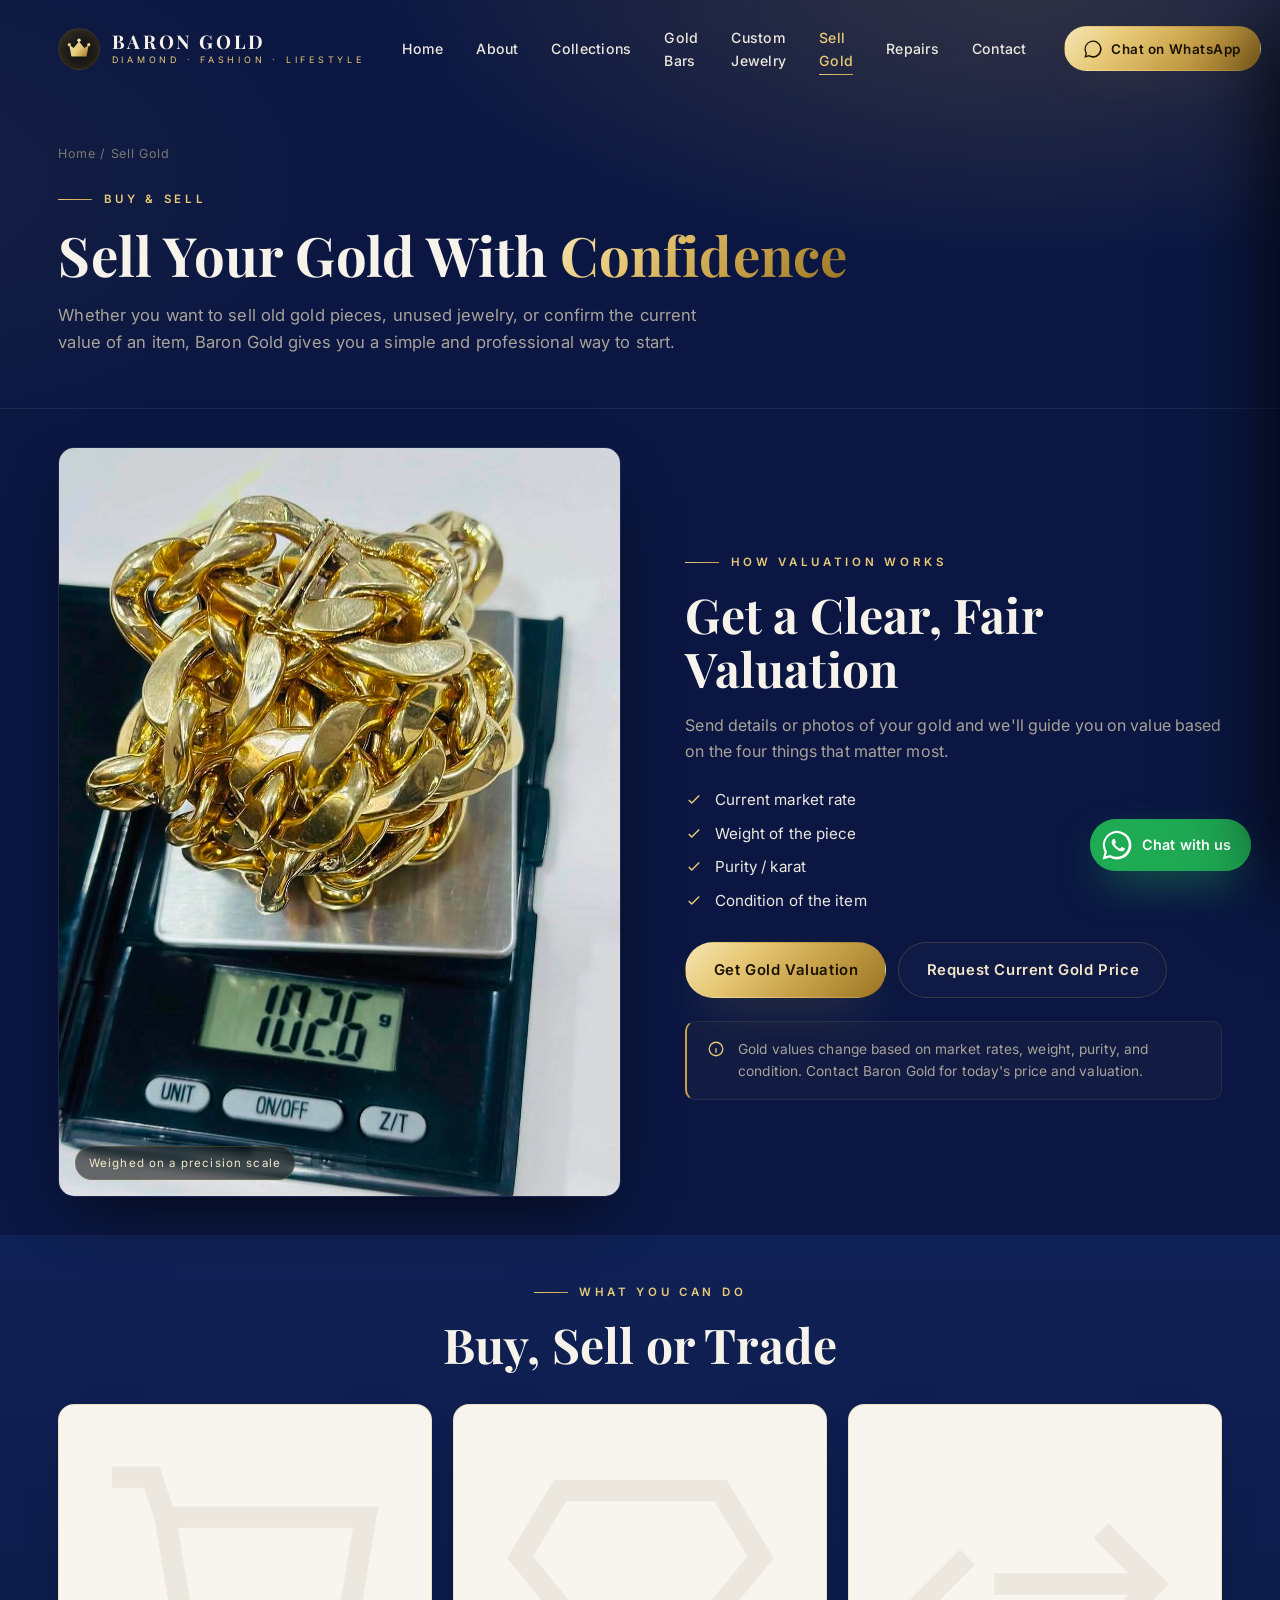
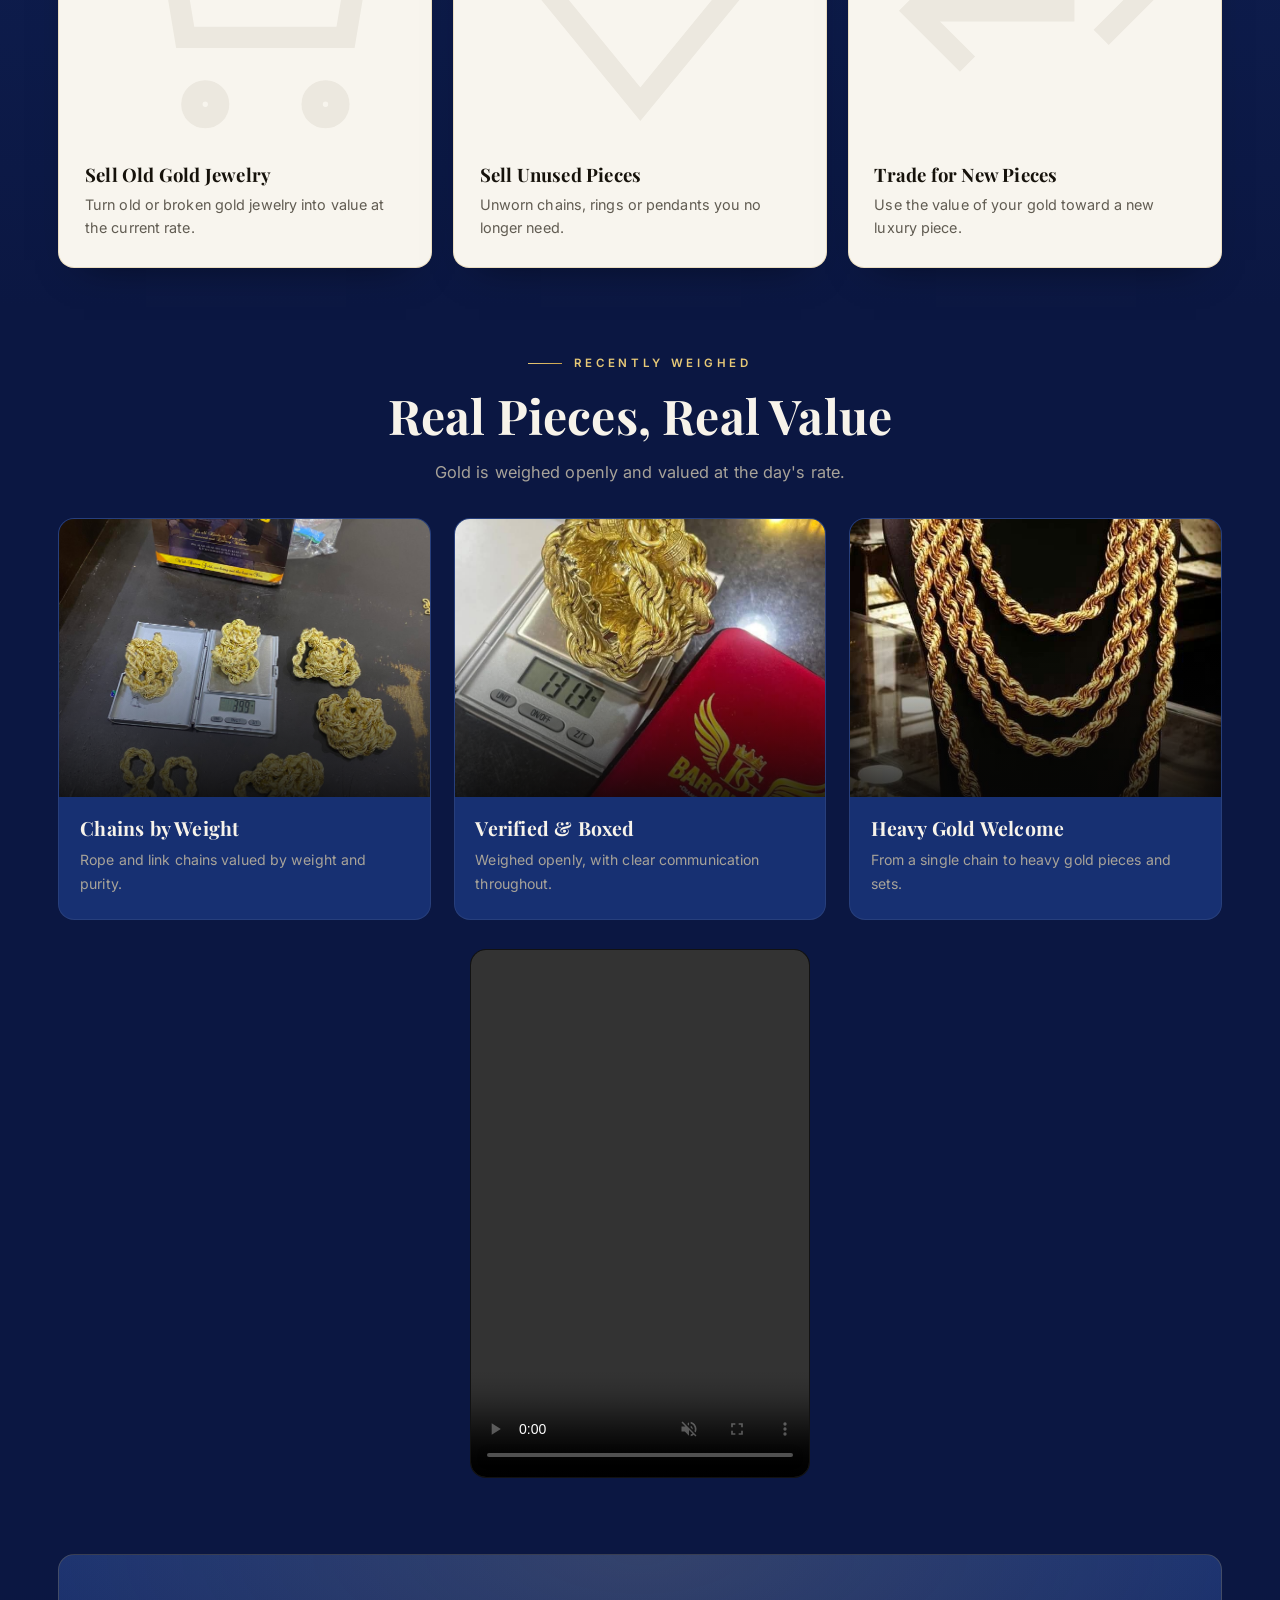
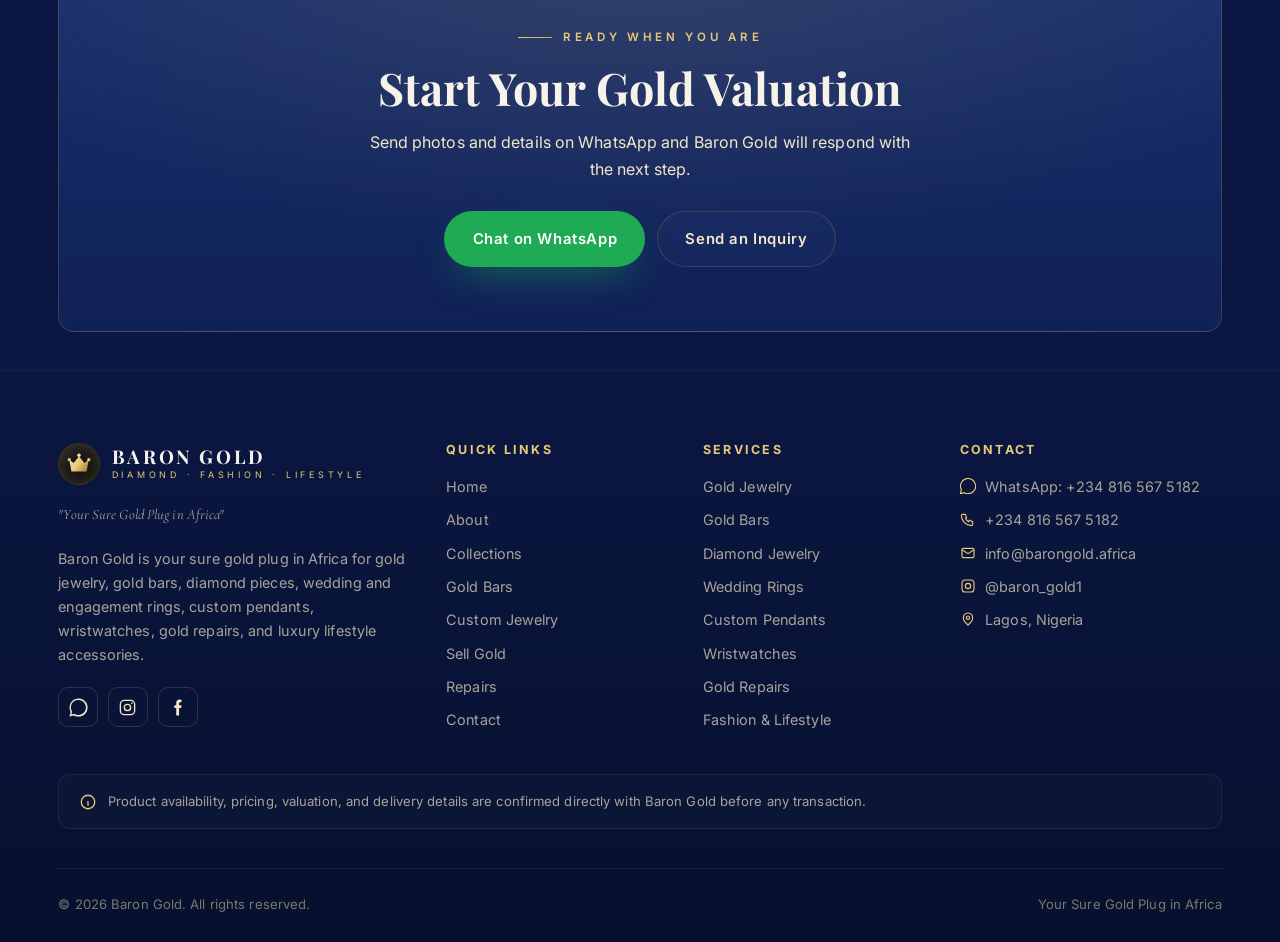
<file: sell-gold.html>
<!DOCTYPE html>
<html lang="en">
<head>
<meta charset="UTF-8" />
<meta name="viewport" content="width=device-width, initial-scale=1.0, viewport-fit=cover" />
<title>Sell Your Gold | Gold Buying Services by Baron Gold</title>
<meta name="description" content="Sell your gold jewelry and request a valuation from Baron Gold based on current market rates, purity, weight, and condition." />
<meta name="theme-color" content="#0b1742" />
<link rel="canonical" href="https://barondigold.com/sell-gold.html" />
<link rel="icon" type="image/svg+xml" href="favicon.svg" />
<meta name="robots" content="index,follow,max-image-preview:large" />
<meta name="format-detection" content="telephone=no" />
<meta name="author" content="Baron Gold" />
<meta name="keywords" content="Baron Gold, gold jewelry, buy gold, sell gold, gold bars, diamond jewelry, wedding rings, engagement rings, custom gold pendants, luxury wristwatches, gold repairs, gold buyer Africa, gold seller Nigeria, Lagos jeweler" />
<meta property="og:type" content="website" />
<meta property="og:site_name" content="Baron Gold" />
<meta property="og:locale" content="en_US" />
<meta property="og:url" content="https://barondigold.com/sell-gold.html" />
<meta property="og:title" content="Sell Your Gold | Baron Gold" />
<meta property="og:description" content="Sell your gold jewelry and request a valuation from Baron Gold based on current market rates, purity, weight and condition." />
<meta property="og:image" content="https://barondigold.com/assets/images/cuban-iced-coal.jpg" />
<meta property="og:image:width" content="1080" />
<meta property="og:image:height" content="1350" />
<meta name="twitter:card" content="summary_large_image" />
<meta name="twitter:title" content="Sell Your Gold | Baron Gold" />
<meta name="twitter:description" content="Sell your gold jewelry and request a valuation from Baron Gold based on current market rates, purity, weight and condition." />
<meta name="twitter:image" content="https://barondigold.com/assets/images/cuban-iced-coal.jpg" />
<link rel="preconnect" href="https://fonts.googleapis.com" />
<link rel="preconnect" href="https://fonts.gstatic.com" crossorigin />
<link href="https://fonts.googleapis.com/css2?family=Playfair+Display:wght@500;600;700;800&family=Cormorant+Garamond:ital,wght@0,500;0,600;1,500&family=Inter:wght@400;500;600&display=swap" rel="stylesheet" />
<link rel="stylesheet" href="css/styles.css" />
<script type="application/ld+json">
{"@context":"https://schema.org","@type":"BreadcrumbList","itemListElement":[
  {"@type":"ListItem","position":1,"name":"Home","item":"https://barondigold.com/"},
  {"@type":"ListItem","position":2,"name":"Sell Gold","item":"https://barondigold.com/sell-gold.html"}
]}
</script>
<script type="application/ld+json">
{"@context":"https://schema.org","@type":"WebPage","name":"Sell Gold","url":"https://barondigold.com/sell-gold.html","isPartOf":{"@id":"https://barondigold.com/#website"},"about":{"@id":"https://barondigold.com/#org"}}
</script>
</head>
<body>

<header class="site-header">
  <div class="container">
    <a class="brand" href="index.html" aria-label="Baron Gold home"><span class="brand-mark"><svg viewBox="0 0 24 24" fill="none"><path d="M3 8l4 3 5-6 5 6 4-3-2 11H5L3 8z" fill="url(#g)"/><circle cx="3" cy="8" r="1.5" fill="#e7c977"/><circle cx="21" cy="8" r="1.5" fill="#e7c977"/><circle cx="12" cy="4" r="1.6" fill="#f6e6b4"/><defs><linearGradient id="g" x1="3" y1="5" x2="21" y2="19" gradientUnits="userSpaceOnUse"><stop stop-color="#f6e6b4"/><stop offset=".5" stop-color="#e7c977"/><stop offset="1" stop-color="#9a7322"/></linearGradient></defs></svg></span><span class="brand-name"><b>BARON GOLD</b><span>Diamond · Fashion · Lifestyle</span></span></a>
    <nav class="main-nav" aria-label="Primary"><ul><li><a href="index.html">Home</a></li><li><a href="about.html">About</a></li><li><a href="collections.html">Collections</a></li><li><a href="gold-bars.html">Gold Bars</a></li><li><a href="custom-jewelry.html">Custom Jewelry</a></li><li><a href="sell-gold.html" class="active">Sell Gold</a></li><li><a href="repairs.html">Repairs</a></li><li><a href="contact.html">Contact</a></li></ul></nav>
    <div class="header-cta"><a class="btn btn-gold btn-sm" href="https://wa.me/2348165675182?text=Hello%20Baron%20Gold%2C%20I'd%20like%20a%20gold%20valuation." target="_blank" rel="noopener"><svg viewBox="0 0 24 24" fill="currentColor"><path d="M.5 23.5l1.6-5.9A11.4 11.4 0 1 1 12 23.5a11.5 11.5 0 0 1-5.7-1.5L.5 23.5zM6.6 19.9l.4.2a9.5 9.5 0 1 0-3.2-3.1l.2.4-1 3.5 3.6-1z"/></svg>Chat on WhatsApp</a><button class="nav-toggle" id="navToggle" aria-label="Open menu"><svg viewBox="0 0 24 24" fill="none" stroke="currentColor" stroke-width="1.7"><path d="M4 7h16M4 12h16M4 17h16"/></svg></button></div>
  </div>
</header>
<div class="scrim" id="scrim"></div>
<aside class="mobile-nav" id="mobileNav"><div class="mn-top"><span class="brand-name"><b style="font-family:var(--ff-head);letter-spacing:.14em;color:var(--ivory)">BARON GOLD</b></span><button class="mn-close" id="mnClose" aria-label="Close menu"><svg viewBox="0 0 24 24" fill="none" stroke="currentColor" stroke-width="1.7"><path d="M6 6l12 12M18 6L6 18"/></svg></button></div><nav><a href="index.html">Home</a><a href="about.html">About</a><a href="collections.html">Collections</a><a href="gold-bars.html">Gold Bars</a><a href="custom-jewelry.html">Custom Jewelry</a><a href="sell-gold.html" class="active">Sell Gold</a><a href="repairs.html">Repairs</a><a href="contact.html">Contact</a></nav><div class="mn-actions"><a class="btn btn-wa btn-block" href="https://wa.me/2348165675182" target="_blank" rel="noopener">Chat on WhatsApp</a><a class="btn btn-outline btn-block" href="contact.html">Book a Consultation</a></div></aside>

<main>
<section class="page-hero">
  <div class="container">
    <p class="crumbs"><a href="index.html">Home</a> / Sell Gold</p>
    <span class="eyebrow reveal">Buy &amp; Sell</span>
    <h1 class="reveal d1">Sell Your Gold With <span class="gold-text">Confidence</span></h1>
    <p class="reveal d2">Whether you want to sell old gold pieces, unused jewelry, or confirm the current value of an item, Baron Gold gives you a simple and professional way to start.</p>
  </div>
</section>

<section>
  <div class="container">
    <div class="split">
      <div class="split-media tall reveal"><img loading="lazy" decoding="async" src="assets/images/chain-cuban-heavy-scale.jpg" alt="A heavy gold chain weighed on a precision scale"><span class="frame-tag">Weighed on a precision scale</span></div>
      <div class="reveal d1">
        <span class="eyebrow">How Valuation Works</span>
        <h2 class="section-title">Get a Clear, Fair Valuation</h2>
        <div class="prose"><p>Send details or photos of your gold and we'll guide you on value based on the four things that matter most.</p></div>
        <ul class="feature-list">
          <li><svg viewBox="0 0 24 24" fill="none" stroke="currentColor" stroke-width="2"><path d="M5 12l4 4L19 6"/></svg>Current market rate</li>
          <li><svg viewBox="0 0 24 24" fill="none" stroke="currentColor" stroke-width="2"><path d="M5 12l4 4L19 6"/></svg>Weight of the piece</li>
          <li><svg viewBox="0 0 24 24" fill="none" stroke="currentColor" stroke-width="2"><path d="M5 12l4 4L19 6"/></svg>Purity / karat</li>
          <li><svg viewBox="0 0 24 24" fill="none" stroke="currentColor" stroke-width="2"><path d="M5 12l4 4L19 6"/></svg>Condition of the item</li>
        </ul>
        <div class="btn-row">
          <a class="btn btn-gold" href="https://wa.me/2348165675182?text=Hello%20Baron%20Gold%2C%20I'd%20like%20a%20gold%20valuation.%20Here%20are%20the%20details%2Fphotos%3A" target="_blank" rel="noopener">Get Gold Valuation</a>
          <a class="btn btn-outline" href="https://wa.me/2348165675182?text=Hello%20Baron%20Gold%2C%20please%20share%20today's%20gold%20price." target="_blank" rel="noopener">Request Current Gold Price</a>
        </div>
        <div class="note"><svg viewBox="0 0 24 24" fill="none" stroke="currentColor" stroke-width="1.7"><circle cx="12" cy="12" r="9"/><path d="M12 8h.01M11 12h1v4h1"/></svg>Gold values change based on market rates, weight, purity, and condition. Contact Baron Gold for today's price and valuation.</div>
      </div>
    </div>
  </div>
</section>

<section style="background:linear-gradient(180deg,var(--bg-2),var(--bg))">
  <div class="container">
    <div class="section-head center reveal"><span class="eyebrow" style="justify-content:center">What You Can Do</span><h2 class="section-title">Buy, Sell or Trade</h2></div>
    <div class="why-grid">
      <div class="why-card reveal"><div class="why-ico"><svg viewBox="0 0 24 24" fill="none" stroke="currentColor" stroke-width="1.6"><path d="M6 6h15l-1.5 9h-12z"/><circle cx="9" cy="20" r="1"/><circle cx="18" cy="20" r="1"/><path d="M6 6L5 3H2"/></svg></div><h3>Sell Old Gold Jewelry</h3><p>Turn old or broken gold jewelry into value at the current rate.</p></div>
      <div class="why-card reveal d1"><div class="why-ico"><svg viewBox="0 0 24 24" fill="none" stroke="currentColor" stroke-width="1.6"><path d="M3 9l3-5h12l3 5-9 11L3 9z"/></svg></div><h3>Sell Unused Pieces</h3><p>Unworn chains, rings or pendants you no longer need.</p></div>
      <div class="why-card reveal d2"><div class="why-ico"><svg viewBox="0 0 24 24" fill="none" stroke="currentColor" stroke-width="1.6"><path d="M17 7l4 4-4 4M21 11H9M7 17l-4-4 4-4M3 13h12"/></svg></div><h3>Trade for New Pieces</h3><p>Use the value of your gold toward a new luxury piece.</p></div>
    </div>
  </div>
</section>

<section>
  <div class="container">
    <div class="section-head center reveal"><span class="eyebrow" style="justify-content:center">Recently Weighed</span><h2 class="section-title">Real Pieces, Real Value</h2><p class="section-sub">Gold is weighed openly and valued at the day's rate.</p></div>
    <div class="cards grid-3">
      <article class="card reveal"><div class="card-media" style="aspect-ratio:4/3"><img loading="lazy" decoding="async" src="assets/images/chains-rope-weighed.jpg" alt="Gold rope chains weighed"></div><div class="card-body"><h3>Chains by Weight</h3><p>Rope and link chains valued by weight and purity.</p></div></article>
      <article class="card reveal d1"><div class="card-media" style="aspect-ratio:4/3"><img loading="lazy" decoding="async" src="assets/images/box-baron-rope-scale.jpg" alt="Gold chain weighed beside a Baron Gold box"></div><div class="card-body"><h3>Verified &amp; Boxed</h3><p>Weighed openly, with clear communication throughout.</p></div></article>
      <article class="card reveal d2"><div class="card-media" style="aspect-ratio:4/3"><img loading="lazy" decoding="async" src="assets/images/chains-rope-quad.jpg" alt="Four heavy gold rope chains"></div><div class="card-body"><h3>Heavy Gold Welcome</h3><p>From a single chain to heavy gold pieces and sets.</p></div></article>
    </div>
    <div class="vid reveal" style="max-width:340px;margin:1.8rem auto 0"><video src="assets/video/video-1.mp4" muted loop playsinline preload="metadata" controls></video></div>
  </div>
</section>

<section>
  <div class="container">
    <div class="cta-banner reveal">
      <span class="eyebrow" style="justify-content:center">Ready When You Are</span>
      <h2>Start Your Gold Valuation</h2>
      <p>Send photos and details on WhatsApp and Baron Gold will respond with the next step.</p>
      <div class="btn-row"><a class="btn btn-wa" href="https://wa.me/2348165675182?text=Hello%20Baron%20Gold%2C%20I'd%20like%20to%20sell%20gold%20and%20get%20a%20valuation." target="_blank" rel="noopener">Chat on WhatsApp</a><a class="btn btn-outline" href="contact.html">Send an Inquiry</a></div>
    </div>
  </div>
</section>
</main>

<!--FOOTER--><footer class="site-footer"><div class="container"><div class="footer-top"><div class="f-brand"><a class="brand" href="index.html"><span class="brand-mark"><svg viewBox="0 0 24 24" fill="none"><path d="M3 8l4 3 5-6 5 6 4-3-2 11H5L3 8z" fill="url(#gf)"/><circle cx="3" cy="8" r="1.5" fill="#e7c977"/><circle cx="21" cy="8" r="1.5" fill="#e7c977"/><circle cx="12" cy="4" r="1.6" fill="#f6e6b4"/><defs><linearGradient id="gf" x1="3" y1="5" x2="21" y2="19" gradientUnits="userSpaceOnUse"><stop stop-color="#f6e6b4"/><stop offset=".5" stop-color="#e7c977"/><stop offset="1" stop-color="#9a7322"/></linearGradient></defs></svg></span><span class="brand-name"><b>BARON GOLD</b><span>Diamond · Fashion · Lifestyle</span></span></a><p class="f-slogan">"Your Sure Gold Plug in Africa"</p><p>Baron Gold is your sure gold plug in Africa for gold jewelry, gold bars, diamond pieces, wedding and engagement rings, custom pendants, wristwatches, gold repairs, and luxury lifestyle accessories.</p><div class="f-social"><a href="https://wa.me/2348165675182" target="_blank" rel="noopener" aria-label="WhatsApp"><svg viewBox="0 0 24 24" fill="currentColor"><path d="M.5 23.5l1.6-5.9A11.4 11.4 0 1 1 12 23.5a11.5 11.5 0 0 1-5.7-1.5L.5 23.5zM6.6 19.9l.4.2a9.5 9.5 0 1 0-3.2-3.1l.2.4-1 3.5 3.6-1z"/></svg></a><a href="https://instagram.com/baron_gold1" target="_blank" rel="noopener" aria-label="Instagram"><svg viewBox="0 0 24 24" fill="none" stroke="currentColor" stroke-width="1.7"><rect x="3" y="3" width="18" height="18" rx="5"/><circle cx="12" cy="12" r="4"/><circle cx="17.5" cy="6.5" r="1" fill="currentColor" stroke="none"/></svg></a><a href="https://facebook.com/" target="_blank" rel="noopener" aria-label="Facebook"><svg viewBox="0 0 24 24" fill="currentColor"><path d="M14 9V7c0-1 .3-1.5 1.6-1.5H17V2.2A20 20 0 0 0 14.6 2C12 2 10.4 3.6 10.4 6.5V9H8v3.5h2.4V22H14v-9.5h2.6l.4-3.5H14z"/></svg></a></div></div><div class="f-col"><h4>Quick Links</h4><ul><li><a href="index.html">Home</a></li><li><a href="about.html">About</a></li><li><a href="collections.html">Collections</a></li><li><a href="gold-bars.html">Gold Bars</a></li><li><a href="custom-jewelry.html">Custom Jewelry</a></li><li><a href="sell-gold.html">Sell Gold</a></li><li><a href="repairs.html">Repairs</a></li><li><a href="contact.html">Contact</a></li></ul></div><div class="f-col"><h4>Services</h4><ul><li><a href="collections.html#gold-jewelry">Gold Jewelry</a></li><li><a href="gold-bars.html">Gold Bars</a></li><li><a href="collections.html#diamond">Diamond Jewelry</a></li><li><a href="collections.html#wedding">Wedding Rings</a></li><li><a href="custom-jewelry.html">Custom Pendants</a></li><li><a href="collections.html#watches">Wristwatches</a></li><li><a href="repairs.html">Gold Repairs</a></li><li><a href="collections.html#lifestyle">Fashion &amp; Lifestyle</a></li></ul></div><div class="f-col f-contact"><h4>Contact</h4><ul><li><svg viewBox="0 0 24 24" fill="none" stroke="currentColor" stroke-width="1.7"><path d="M.5 23.5l1.6-5.9A11.4 11.4 0 1 1 12 23.5a11.5 11.5 0 0 1-5.7-1.5L.5 23.5z"/></svg><a href="https://wa.me/2348165675182" target="_blank" rel="noopener">WhatsApp: +234 816 567 5182</a></li><li><svg viewBox="0 0 24 24" fill="none" stroke="currentColor" stroke-width="1.7"><path d="M4 5h4l2 5-2 1a12 12 0 0 0 5 5l1-2 5 2v4a2 2 0 0 1-2 2A16 16 0 0 1 2 7a2 2 0 0 1 2-2z"/></svg><a href="tel:+2348165675182">+234 816 567 5182</a></li><li><svg viewBox="0 0 24 24" fill="none" stroke="currentColor" stroke-width="1.7"><rect x="3" y="5" width="18" height="14" rx="2"/><path d="M3 7l9 6 9-6"/></svg><a href="mailto:info@barongold.africa">info@barongold.africa</a></li><li><svg viewBox="0 0 24 24" fill="none" stroke="currentColor" stroke-width="1.7"><rect x="3" y="3" width="18" height="18" rx="5"/><circle cx="12" cy="12" r="4"/></svg><a href="https://instagram.com/baron_gold1" target="_blank" rel="noopener">@baron_gold1</a></li><li><svg viewBox="0 0 24 24" fill="none" stroke="currentColor" stroke-width="1.7"><path d="M12 21s7-5.7 7-11a7 7 0 1 0-14 0c0 5.3 7 11 7 11z"/><circle cx="12" cy="10" r="2.5"/></svg><span>Lagos, Nigeria</span></li></ul></div></div><div class="footer-note"><svg viewBox="0 0 24 24" fill="none" stroke="currentColor" stroke-width="1.7"><circle cx="12" cy="12" r="9"/><path d="M12 8h.01M11 12h1v4h1"/></svg>Product availability, pricing, valuation, and delivery details are confirmed directly with Baron Gold before any transaction.</div><div class="footer-bottom"><span>© <span id="year">2026</span> Baron Gold. All rights reserved.</span><span>Your Sure Gold Plug in Africa</span></div></div></footer>
<a class="fab-wa" href="https://wa.me/2348165675182?text=Hello%20Baron%20Gold%2C%20I'd%20like%20to%20make%20an%20inquiry." target="_blank" rel="noopener" aria-label="Chat on WhatsApp"><svg viewBox="0 0 24 24" fill="currentColor"><path d="M.5 23.5l1.6-5.9A11.4 11.4 0 1 1 12 23.5a11.5 11.5 0 0 1-5.7-1.5L.5 23.5zM6.6 19.9l.4.2a9.5 9.5 0 1 0-3.2-3.1l.2.4-1 3.5 3.6-1zM17.5 14.4c-.2-.1-1.4-.7-1.6-.8s-.4-.1-.5.1-.6.8-.7 1-.3.2-.5.1a7.7 7.7 0 0 1-2.3-1.4 8.6 8.6 0 0 1-1.6-2c-.2-.3 0-.4.1-.6l.4-.4.3-.4a.5.5 0 0 0 0-.5l-.8-1.9c-.2-.5-.4-.4-.5-.4h-.5a1 1 0 0 0-.7.3 2.9 2.9 0 0 0-.9 2.2 5 5 0 0 0 1.1 2.7 11.5 11.5 0 0 0 4.4 3.9c2.6 1 2.6.7 3.1.6a2.6 2.6 0 0 0 1.7-1.2 2.1 2.1 0 0 0 .2-1.2c-.1-.1-.3-.2-.5-.3z"/></svg><span class="fab-label">Chat with us</span></a>
<script src="js/main.js"></script>
</body>
</html>
</file>
<file: css/styles.css>
/* ============================================================
   BARON GOLD — Luxury Gold & Jewelry Brand
   Design system: deep black, metallic gold, ivory, champagne
   ============================================================ */

/* ---------- Tokens ---------- */
:root{
  --black:#040a1f;
  --bg:#0b1742;
  --bg-2:#102155;
  --panel:#173072;
  --panel-2:#1e3c88;
  --line:rgba(201,162,75,.22);
  --line-soft:rgba(255,255,255,.07);

  --gold:#c9a24b;
  --gold-2:#e7c977;
  --gold-3:#f6e6b4;
  --gold-deep:#9a7322;
  --champagne:#f3e6c9;
  --ivory:#f7f3ea;
  --text:#ece8df;
  --muted:#a8a399;
  --muted-2:#7c7870;

  --grad-gold:linear-gradient(135deg,#f6e6b4 0%,#e7c977 28%,#c9a24b 60%,#9a7322 100%);
  --grad-gold-soft:linear-gradient(135deg,#e7c977,#c9a24b);
  --shadow:0 24px 60px -24px rgba(0,0,0,.85);
  --shadow-gold:0 18px 50px -20px rgba(201,162,75,.45);

  --maxw:1240px;
  --radius:16px;
  --radius-sm:11px;
  --ease:cubic-bezier(.22,.61,.36,1);

  --ff-head:"Playfair Display",Georgia,serif;
  --ff-serif:"Cormorant Garamond",Georgia,serif;
  --ff-body:"Inter","Montserrat",system-ui,-apple-system,Segoe UI,Roboto,sans-serif;
}

/* ---------- Reset ---------- */
*,*::before,*::after{box-sizing:border-box;margin:0;padding:0}
html{scroll-behavior:smooth;-webkit-text-size-adjust:100%}
body{
  font-family:var(--ff-body);
  background:var(--bg);
  color:var(--text);
  line-height:1.65;
  font-size:16px;
  letter-spacing:.1px;
  overflow-x:hidden;
  -webkit-font-smoothing:antialiased;
}
img{max-width:100%;display:block}
a{color:inherit;text-decoration:none}
button{font-family:inherit;cursor:pointer;border:none;background:none}
ul{list-style:none}
::selection{background:var(--gold);color:#1a1300}

/* subtle gold grain on the page background */
body::before{
  content:"";position:fixed;inset:0;z-index:-2;
  background:
    radial-gradient(1200px 600px at 80% -10%,rgba(201,162,75,.10),transparent 60%),
    radial-gradient(900px 500px at -10% 20%,rgba(201,162,75,.06),transparent 55%),
    var(--bg);
}

/* ---------- Typography ---------- */
h1,h2,h3,h4{font-family:var(--ff-head);font-weight:700;line-height:1.12;color:var(--ivory);letter-spacing:.2px}
.eyebrow{
  font-family:var(--ff-body);font-weight:600;font-size:.72rem;letter-spacing:.32em;
  text-transform:uppercase;color:var(--gold-2);display:inline-flex;align-items:center;gap:.7rem;margin-bottom:1rem;
}
.eyebrow::before{content:"";width:34px;height:1px;background:var(--grad-gold-soft);display:inline-block}
.gold-text{
  background:var(--grad-gold);-webkit-background-clip:text;background-clip:text;color:transparent;
}
.section-title{font-size:clamp(1.9rem,4.2vw,3rem);margin-bottom:1rem}
.section-sub{color:var(--muted);max-width:62ch;font-size:1.02rem}
.center{text-align:center}
.center .section-sub{margin-inline:auto}

/* ---------- Layout ---------- */
.container{width:100%;max-width:var(--maxw);margin-inline:auto;padding-inline:clamp(1.15rem,4vw,2.4rem)}
section{padding-block:clamp(1.5rem,3vw,2.4rem)}
.section-head{margin-bottom:clamp(1.4rem,2.6vw,2rem)}
.divider-line{height:1px;background:linear-gradient(90deg,transparent,var(--line),transparent)}

/* ---------- Buttons ---------- */
.btn{
  display:inline-flex;align-items:center;justify-content:center;gap:.55rem;
  font-weight:600;font-size:.93rem;letter-spacing:.04em;
  padding:.92rem 1.7rem;border-radius:999px;
  transition:transform .35s var(--ease),box-shadow .35s var(--ease),background .35s,color .35s,border-color .35s;
  white-space:nowrap;border:1px solid transparent;
}
.btn svg{width:18px;height:18px;flex:none}
.btn-gold{background:var(--grad-gold);color:#1a1203;box-shadow:var(--shadow-gold)}
.btn-gold:hover{transform:translateY(-3px);box-shadow:0 22px 55px -18px rgba(231,201,119,.6)}
.btn-outline{border-color:var(--line);color:var(--champagne);background:rgba(255,255,255,.02)}
.btn-outline:hover{border-color:var(--gold-2);color:var(--ivory);transform:translateY(-3px);background:rgba(201,162,75,.08)}
.btn-wa{background:#1faa54;color:#fff;box-shadow:0 16px 40px -16px rgba(31,170,84,.7)}
.btn-wa:hover{background:#25c763;transform:translateY(-3px)}
.btn-ghost{color:var(--champagne);padding:.5rem 0}
.btn-ghost:hover{color:var(--gold-2)}
.btn-sm{padding:.66rem 1.2rem;font-size:.84rem}
.btn-block{width:100%}
.link-gold{color:var(--gold-2);font-weight:600;display:inline-flex;align-items:center;gap:.4rem;transition:gap .3s}
.link-gold:hover{gap:.75rem}

/* ============================================================
   HEADER
   ============================================================ */
.site-header{
  position:fixed;top:0;left:0;right:0;z-index:100;
  transition:background .4s var(--ease),box-shadow .4s,border-color .4s,padding .4s;
  border-bottom:1px solid transparent;
}
.site-header .container{display:flex;align-items:center;justify-content:space-between;gap:1.5rem;padding-block:1.05rem}
.site-header.scrolled{
  background:rgba(8,16,46,.9);backdrop-filter:blur(14px);
  border-bottom-color:var(--line-soft);box-shadow:0 12px 40px -24px rgba(0,0,0,.9);
}
.site-header.scrolled .container{padding-block:.7rem}

/* Brand / logo */
.brand{display:flex;align-items:center;gap:.7rem;flex:none}
.brand-mark{
  width:42px;height:42px;border-radius:50%;flex:none;
  display:grid;place-items:center;
  background:radial-gradient(circle at 30% 25%,#1c1c1e,#0c0c0d);
  border:1px solid var(--line);box-shadow:inset 0 0 14px rgba(201,162,75,.25);
}
.brand-mark svg{width:26px;height:26px}
.brand-name{display:flex;flex-direction:column;line-height:1}
.brand-name b{font-family:var(--ff-head);font-size:1.18rem;letter-spacing:.14em;color:var(--ivory)}
.brand-name span{font-size:.56rem;letter-spacing:.42em;text-transform:uppercase;color:var(--gold-2);margin-top:.28rem}

/* Nav */
.main-nav ul{display:flex;align-items:center;gap:.35rem}
.main-nav a{
  position:relative;padding:.55rem .85rem;font-size:.88rem;font-weight:500;color:var(--text);
  border-radius:8px;transition:color .3s;letter-spacing:.02em;
}
.main-nav a::after{
  content:"";position:absolute;left:.85rem;right:.85rem;bottom:.34rem;height:1.5px;
  background:var(--grad-gold-soft);transform:scaleX(0);transform-origin:left;transition:transform .35s var(--ease);
}
.main-nav a:hover{color:var(--gold-2)}
.main-nav a:hover::after,.main-nav a.active::after{transform:scaleX(1)}
.main-nav a.active{color:var(--gold-2)}

.header-cta{display:flex;align-items:center;gap:.7rem;flex:none}
.nav-toggle{display:none;width:44px;height:44px;border:1px solid var(--line);border-radius:10px;color:var(--gold-2)}
.nav-toggle svg{width:22px;height:22px;margin:auto}

/* Mobile drawer */
.mobile-nav{
  position:fixed;inset:0 0 0 auto;width:min(86vw,360px);z-index:120;
  background:linear-gradient(180deg,#0c1a48,#070e28);
  border-left:1px solid var(--line);box-shadow:-30px 0 80px -20px rgba(0,0,0,.8);
  transform:translateX(100%);transition:transform .45s var(--ease);
  display:flex;flex-direction:column;padding:1.4rem;overflow-y:auto;
}
.mobile-nav.open{transform:translateX(0)}
.mobile-nav .mn-top{display:flex;justify-content:space-between;align-items:center;margin-bottom:1.6rem}
.mobile-nav .mn-close{width:42px;height:42px;border:1px solid var(--line);border-radius:10px;color:var(--gold-2)}
.mobile-nav .mn-close svg{width:20px;height:20px;margin:auto}
.mobile-nav nav a{
  display:block;padding:.95rem .4rem;font-family:var(--ff-head);font-size:1.3rem;color:var(--ivory);
  border-bottom:1px solid var(--line-soft);transition:color .3s,padding-left .3s;
}
.mobile-nav nav a:hover,.mobile-nav nav a.active{color:var(--gold-2);padding-left:.9rem}
.mobile-nav .mn-actions{margin-top:auto;padding-top:1.6rem;display:grid;gap:.7rem}
.scrim{position:fixed;inset:0;background:rgba(0,0,0,.55);backdrop-filter:blur(3px);z-index:110;opacity:0;visibility:hidden;transition:.4s}
.scrim.show{opacity:1;visibility:visible}
body.no-scroll{overflow:hidden}

/* ============================================================
   HERO
   ============================================================ */
.hero{position:relative;min-height:100svh;display:flex;align-items:center;overflow:hidden;isolation:isolate}
.hero-media{position:absolute;inset:0;z-index:-2}
.hero-media img,.hero-media video{width:100%;height:100%;object-fit:cover}
.hero::after{
  content:"";position:absolute;inset:0;z-index:-1;
  background:
    linear-gradient(100deg,rgba(5,5,5,.94) 0%,rgba(6,6,6,.78) 38%,rgba(6,6,6,.45) 72%,rgba(6,6,6,.7) 100%),
    radial-gradient(120% 90% at 50% 120%,rgba(0,0,0,.85),transparent 60%);
}
.hero .container{padding-block:8rem 4rem;position:relative}
.hero-inner{max-width:760px}
.hero h1{font-size:clamp(2.35rem,6vw,4.4rem);line-height:1.06;margin-bottom:1.4rem}
.hero .lede{font-size:clamp(1rem,2vw,1.18rem);color:var(--champagne);max-width:60ch;margin-bottom:1rem}
.hero .support{color:var(--muted);font-size:.98rem;margin-bottom:2rem;letter-spacing:.06em}
.hero-actions{display:flex;flex-wrap:wrap;gap:.85rem;margin-bottom:2.6rem}
.hero-strip{display:flex;flex-wrap:wrap;gap:.55rem .55rem}
.hero-strip span{
  font-size:.76rem;letter-spacing:.04em;color:var(--champagne);
  padding:.5rem .9rem;border:1px solid var(--line);border-radius:999px;background:rgba(255,255,255,.025);
  display:inline-flex;align-items:center;gap:.45rem;
}
.hero-strip span::before{content:"";width:6px;height:6px;border-radius:50%;background:var(--grad-gold-soft)}
.scroll-cue{position:absolute;left:50%;bottom:1.6rem;transform:translateX(-50%);color:var(--muted-2);font-size:.7rem;letter-spacing:.3em;text-transform:uppercase;display:flex;flex-direction:column;align-items:center;gap:.5rem}
.scroll-cue::after{content:"";width:1px;height:36px;background:linear-gradient(var(--gold),transparent);animation:cue 2s infinite}
@keyframes cue{0%{opacity:0;transform:scaleY(.3)}50%{opacity:1}100%{opacity:0;transform:scaleY(1)}}

/* ============================================================
   TRUST BAR
   ============================================================ */
.trust-band{border-block:1px solid var(--line-soft);background:linear-gradient(180deg,var(--bg-2),var(--bg))}
.trust-grid{display:grid;grid-template-columns:repeat(4,1fr);gap:1px;background:var(--line-soft);border-radius:var(--radius);overflow:hidden;border:1px solid var(--line-soft)}
.trust-item{background:var(--bg);padding:1.5rem 1.4rem;display:flex;gap:.95rem;align-items:center;transition:background .3s}
.trust-item:hover{background:var(--panel)}
.trust-item .ti-ico{flex:none;width:66px;height:66px;border-radius:14px;overflow:hidden;position:relative;border:1px solid var(--line);box-shadow:0 12px 24px -12px rgba(0,0,0,.7);background:var(--bg-2);transition:transform .4s var(--ease)}
.trust-item:hover .ti-ico{transform:translateY(-2px) scale(1.06);border-color:var(--gold-2)}
.trust-item .ti-ico img{width:100%;height:100%;object-fit:cover;display:block;will-change:transform;animation:ti-kb 12s ease-in-out infinite alternate}
.trust-item:nth-child(2) .ti-ico img{animation-delay:-1.5s}
.trust-item:nth-child(3) .ti-ico img{animation-delay:-3s}
.trust-item:nth-child(4) .ti-ico img{animation-delay:-4.5s}
.trust-item:nth-child(5) .ti-ico img{animation-delay:-6s}
.trust-item:nth-child(6) .ti-ico img{animation-delay:-7.5s}
.trust-item:nth-child(7) .ti-ico img{animation-delay:-9s}
.trust-item:nth-child(8) .ti-ico img{animation-delay:-10.5s}
@keyframes ti-kb{from{transform:scale(1.05)}to{transform:scale(1.22) translate(-4%,3%)}}
@media (prefers-reduced-motion:reduce){.trust-item .ti-ico img{animation:none}}
.trust-item h4{font-family:var(--ff-body);font-size:.92rem;font-weight:600;color:var(--ivory);margin-bottom:.2rem}
.trust-item p{font-size:.8rem;color:var(--muted);line-height:1.45}

/* ============================================================
   CARDS / GRIDS
   ============================================================ */
.cards{display:grid;gap:1.4rem}
.grid-2{grid-template-columns:repeat(2,1fr)}
.grid-3{grid-template-columns:repeat(3,1fr)}
.grid-4{grid-template-columns:repeat(4,1fr)}

.card{
  position:relative;background:var(--panel);border:1px solid var(--line-soft);border-radius:var(--radius);
  overflow:hidden;transition:transform .5s var(--ease),border-color .5s,box-shadow .5s;
  display:flex;flex-direction:column;
}
.card:hover{transform:translateY(-6px);border-color:var(--line);box-shadow:var(--shadow)}
.card-media{position:relative;aspect-ratio:4/5;overflow:hidden;background:var(--bg-2)}
.card-media img{width:100%;height:100%;object-fit:cover;transition:transform .8s var(--ease)}
.card:hover .card-media img{transform:scale(1.06)}
.card-media::after{content:"";position:absolute;inset:0;background:linear-gradient(180deg,transparent 45%,rgba(6,6,6,.85))}
.card-tag{
  position:absolute;top:.85rem;left:.85rem;z-index:2;font-size:.66rem;letter-spacing:.14em;text-transform:uppercase;
  padding:.32rem .7rem;border-radius:999px;background:rgba(8,8,8,.6);border:1px solid var(--line);color:var(--gold-2);backdrop-filter:blur(6px);
}
.card-body{padding:1.3rem 1.3rem 1.5rem;display:flex;flex-direction:column;gap:.55rem;flex:1}
.card-body h3{font-size:1.22rem}
.card-body p{font-size:.88rem;color:var(--muted);flex:1}
.card-body .btn{margin-top:.6rem;align-self:flex-start}

/* Product card variant */
.product .card-media{aspect-ratio:1/1}
.product .card-body h3{font-size:1.05rem;font-family:var(--ff-body);font-weight:600}
.price-note{font-size:.74rem;color:var(--gold-2);letter-spacing:.06em;display:flex;align-items:center;gap:.4rem}
.price-note::before{content:"";width:5px;height:5px;border-radius:50%;background:var(--gold-2)}

/* ============================================================
   SPLIT / FEATURE SECTIONS
   ============================================================ */
.split{display:grid;grid-template-columns:1.05fr 1fr;gap:clamp(2rem,5vw,4.5rem);align-items:center}
.split.reverse .split-media{order:2}
.split-media{position:relative;border-radius:var(--radius);overflow:hidden;border:1px solid var(--line-soft);box-shadow:var(--shadow)}
.split-media img{width:100%;aspect-ratio:4/5;object-fit:cover}
.split-media.tall img{aspect-ratio:3/4}
.split-media .frame-tag{position:absolute;left:1rem;bottom:1rem;font-size:.72rem;letter-spacing:.1em;color:var(--champagne);background:rgba(8,8,8,.55);border:1px solid var(--line);padding:.4rem .8rem;border-radius:999px;backdrop-filter:blur(6px)}
.feature-list{display:grid;gap:.55rem;margin:1.4rem 0 1.8rem}
.feature-list li{display:flex;gap:.7rem;align-items:flex-start;color:var(--text);font-size:.95rem}
.feature-list li svg{width:18px;height:18px;color:var(--gold-2);flex:none;margin-top:.25rem}
.btn-row{display:flex;flex-wrap:wrap;gap:.75rem}
.prose p{color:var(--muted);margin-bottom:1rem;max-width:60ch}
.prose p.lead{color:var(--champagne);font-size:1.08rem}

/* Note / callout */
.note{
  display:flex;gap:.85rem;align-items:flex-start;font-size:.86rem;color:var(--muted);
  padding:1rem 1.2rem;border:1px solid var(--line-soft);border-left:2px solid var(--gold);border-radius:10px;
  background:rgba(201,162,75,.04);margin-top:1.4rem;
}
.note svg{width:18px;height:18px;color:var(--gold-2);flex:none;margin-top:.15rem}

/* ============================================================
   STEPS
   ============================================================ */
.steps{display:grid;grid-template-columns:repeat(3,1fr);gap:1.4rem;counter-reset:step}
.step{position:relative;padding:2rem 1.6rem;border:1px solid var(--line-soft);border-radius:var(--radius);background:var(--panel);transition:.4s}
.step:hover{border-color:var(--line);transform:translateY(-4px)}
.step::before{
  counter-increment:step;content:"0" counter(step);
  font-family:var(--ff-head);font-size:2.4rem;background:var(--grad-gold);-webkit-background-clip:text;background-clip:text;color:transparent;
  display:block;margin-bottom:.7rem;opacity:.95;
}
.step h3{font-size:1.18rem;margin-bottom:.5rem}
.step p{font-size:.9rem;color:var(--muted)}

/* ============================================================
   WHY / FEATURE TILES
   ============================================================ */
.why-grid{display:grid;grid-template-columns:repeat(3,1fr);gap:1.3rem}
/* WHITE cards so the custom animated graphics pop */
.why-card{position:relative;overflow:hidden;padding:2rem 1.6rem 1.7rem;border:1px solid rgba(201,162,75,.28);border-radius:var(--radius);background:#f8f5ee;transition:transform .4s var(--ease),box-shadow .4s,border-color .4s;box-shadow:0 18px 40px -26px rgba(0,0,0,.6)}
.why-card:hover{transform:translateY(-6px);box-shadow:0 30px 60px -26px rgba(0,0,0,.65);border-color:var(--gold-2)}
.why-card h3{font-size:1.16rem;margin-bottom:.45rem;color:#16120b}
.why-card p{font-size:.9rem;color:#615c52}

/* animated graphic tile */
.why-anim-tile{width:90px;height:90px;border-radius:20px;overflow:hidden;position:relative;margin-bottom:1.2rem;
  border:1px solid var(--line);background:var(--bg-2);
  box-shadow:0 14px 28px -14px rgba(0,0,0,.55),inset 0 1px 0 rgba(255,255,255,.05);transition:transform .45s var(--ease),border-color .45s}
.why-card:hover .why-anim-tile{transform:translateY(-3px) scale(1.05);border-color:var(--gold-2)}
.why-anim-tile img,.why-anim-tile video{width:100%;height:100%;object-fit:cover;display:block;will-change:transform;animation:wt-kb 14s ease-in-out infinite alternate}
.why-anim-tile video{animation:none}
.why-card:nth-child(2) .why-anim-tile img{animation-delay:-2s}
.why-card:nth-child(3) .why-anim-tile img{animation-delay:-4s}
.why-card:nth-child(4) .why-anim-tile img{animation-delay:-6s}
.why-card:nth-child(5) .why-anim-tile img{animation-delay:-8s}
.why-card:nth-child(6) .why-anim-tile img{animation-delay:-10s}
@keyframes wt-kb{from{transform:scale(1.06)}to{transform:scale(1.24) translate(-4%,3%)}}
@media (prefers-reduced-motion:reduce){.why-anim-tile img{animation:none}}
.wa{width:58px;height:58px;display:block;overflow:visible}

.wa-bob{animation:wa-bob 3.2s ease-in-out infinite}
@keyframes wa-bob{0%,100%{transform:translateY(0)}50%{transform:translateY(-2.4px)}}
.wa-spin{transform-box:view-box;transform-origin:24px 24px;animation:wa-spin 7s linear infinite}
@keyframes wa-spin{to{transform:rotate(360deg)}}
.wa-orbit{transform-box:view-box;transform-origin:24px 27px;animation:wa-spin 4.5s linear infinite}
.wa-tw{transform-box:fill-box;transform-origin:center;animation:wa-tw 2s ease-in-out infinite;animation-delay:var(--d,0s)}
@keyframes wa-tw{0%,100%{opacity:.2;transform:scale(.45)}50%{opacity:1;transform:scale(1)}}
.wa-dot{transform-box:fill-box;transform-origin:center;animation:wa-dot 1.4s ease-in-out infinite;animation-delay:var(--d,0s)}
@keyframes wa-dot{0%,72%,100%{transform:translateY(0);opacity:.5}36%{transform:translateY(-4px);opacity:1}}
.wa-draw{stroke-dasharray:62;stroke-dashoffset:62;animation:wa-draw 2.8s ease-in-out infinite}
@keyframes wa-draw{0%{stroke-dashoffset:62}10%{stroke-dashoffset:62}60%,100%{stroke-dashoffset:0}}
.wa-pulse{transform-box:fill-box;transform-origin:center;animation:wa-pulse 1.8s ease-out infinite}
@keyframes wa-pulse{0%{transform:scale(.5);opacity:.9}100%{transform:scale(2.6);opacity:0}}
.wa-float{animation:wa-bob 3.4s ease-in-out infinite;animation-delay:var(--d,0s)}
.wa-rock{transform-box:view-box;transform-origin:24px 14px;animation:wa-rock 3.2s ease-in-out infinite}
@keyframes wa-rock{0%,100%{transform:rotate(-8deg)}50%{transform:rotate(8deg)}}
.wa-grow{transform-box:view-box;transform-origin:50% 40px;animation:wa-grow 1.9s ease-in-out infinite;animation-delay:var(--d,0s)}
@keyframes wa-grow{0%,100%{transform:scaleY(.35)}50%{transform:scaleY(1)}}
.wa-pop{transform-box:fill-box;transform-origin:center;animation:wa-pop 3.4s ease-in-out infinite;animation-delay:var(--d,0s)}
@keyframes wa-pop{0%{transform:scale(.2);opacity:0}14%{transform:scale(1.12);opacity:1}24%{transform:scale(1)}86%{transform:scale(1);opacity:1}100%{transform:scale(.5);opacity:0}}
.wa-wiggle{transform-box:view-box;transform-origin:24px 24px;animation:wa-wiggle 2.4s ease-in-out infinite}
@keyframes wa-wiggle{0%,100%{transform:rotate(-11deg)}50%{transform:rotate(11deg)}}
@media (prefers-reduced-motion:reduce){.wa-bob,.wa-spin,.wa-orbit,.wa-tw,.wa-dot,.wa-draw,.wa-pulse,.wa-float,.wa-rock,.wa-grow,.wa-pop,.wa-wiggle{animation:none}.wa-draw{stroke-dashoffset:0}}

/* ============================================================
   STAT / BANNER (gold)
   ============================================================ */
.cta-banner{position:relative;border-radius:var(--radius);overflow:hidden;padding:clamp(2.4rem,5vw,4rem);text-align:center;border:1px solid var(--line);background:
  radial-gradient(120% 140% at 50% 0%,rgba(201,162,75,.16),transparent 55%),linear-gradient(180deg,var(--panel),var(--bg-2))}
.cta-banner h2{font-size:clamp(1.8rem,4vw,2.8rem);margin-bottom:1rem}
.cta-banner p{color:var(--champagne);max-width:56ch;margin:0 auto 1.8rem}
.cta-banner .btn-row{justify-content:center}

/* ============================================================
   TESTIMONIALS
   ============================================================ */
.tst-grid{display:grid;grid-template-columns:repeat(3,1fr);gap:1.3rem}
.tst{padding:1.9rem 1.7rem;border:1px solid var(--line-soft);border-radius:var(--radius);background:var(--panel);position:relative}
.tst .quote{font-family:var(--ff-head);font-size:2.6rem;color:var(--gold);line-height:1;opacity:.5}
.tst p{font-family:var(--ff-serif);font-size:1.2rem;color:var(--ivory);line-height:1.5;margin:.4rem 0 1.1rem}
.tst .who{font-size:.82rem;color:var(--muted);letter-spacing:.04em}
.tst .stars{color:var(--gold-2);letter-spacing:.12em;font-size:.85rem;margin-bottom:.3rem}
.placeholder-flag{font-size:.74rem;color:var(--muted-2);text-align:center;margin-top:1.4rem;letter-spacing:.04em}

/* ============================================================
   FAQ ACCORDION
   ============================================================ */
.faq{max-width:860px;margin-inline:auto}

/* FAQ with photo rails on each side */
.faq-layout{display:grid;grid-template-columns:minmax(140px,1fr) minmax(0,860px) minmax(140px,1fr);gap:1.4rem;align-items:stretch}
.faq-layout .faq{margin:0}
.faq-rail{display:flex;flex-direction:column;gap:.9rem;min-width:0}
.faq-rail a{flex:1;display:block;border-radius:14px;overflow:hidden;border:1px solid var(--line-soft);background:var(--bg-2);box-shadow:0 12px 26px -16px rgba(0,0,0,.7);position:relative;transition:transform .5s var(--ease),border-color .4s,box-shadow .4s;min-height:0}
.faq-rail a:hover{transform:translateY(-3px);border-color:var(--gold-2);box-shadow:0 18px 36px -14px rgba(0,0,0,.8)}
.faq-rail img{width:100%;height:100%;object-fit:cover;display:block;will-change:transform;animation:faq-kb 18s ease-in-out infinite alternate}
.faq-rail a:nth-child(2) img{animation-delay:-4s}
.faq-rail a:nth-child(3) img{animation-delay:-8s}
.faq-rail a:nth-child(4) img{animation-delay:-12s}
.faq-rail-r a:nth-child(1) img{animation-delay:-2s}
.faq-rail-r a:nth-child(2) img{animation-delay:-6s}
.faq-rail-r a:nth-child(3) img{animation-delay:-10s}
.faq-rail-r a:nth-child(4) img{animation-delay:-14s}
.faq-rail a::after{content:"";position:absolute;inset:0;background:linear-gradient(180deg,transparent 55%,rgba(8,15,42,.55));pointer-events:none}
@keyframes faq-kb{from{transform:scale(1.04)}to{transform:scale(1.18) translate(-3%,2%)}}
@media (max-width:980px){.faq-layout{grid-template-columns:1fr;gap:0}.faq-rail{display:none}}
@media (prefers-reduced-motion:reduce){.faq-rail img{animation:none}}
.faq-item{border:1px solid var(--line-soft);border-radius:12px;margin-bottom:.8rem;background:var(--panel);overflow:hidden;transition:border-color .3s}
.faq-item.open{border-color:var(--line)}
.faq-q{width:100%;display:flex;justify-content:space-between;align-items:center;gap:1rem;text-align:left;padding:1.25rem 1.4rem;font-size:1rem;font-weight:600;color:var(--ivory)}
.faq-q .fi-icon{flex:none;width:26px;height:26px;border:1px solid var(--line);border-radius:50%;display:grid;place-items:center;color:var(--gold-2);transition:transform .4s var(--ease),background .3s}
.faq-q .fi-icon svg{width:14px;height:14px}
.faq-item.open .fi-icon{transform:rotate(45deg);background:rgba(201,162,75,.12)}
.faq-a{max-height:0;overflow:hidden;transition:max-height .45s var(--ease)}
.faq-a-inner{padding:0 1.4rem 1.3rem;color:var(--muted);font-size:.92rem}

/* ============================================================
   GALLERY (masonry-ish)
   ============================================================ */
.gallery{columns:4 220px;column-gap:1rem}
.gallery figure{break-inside:avoid;margin-bottom:1rem;border-radius:12px;overflow:hidden;border:1px solid var(--line-soft);position:relative}
.gallery img{width:100%;transition:transform .7s var(--ease),filter .5s}
.gallery figure:hover img{transform:scale(1.05)}
.gallery figcaption{position:absolute;left:.7rem;bottom:.7rem;font-size:.7rem;letter-spacing:.08em;color:var(--champagne);background:rgba(8,8,8,.55);border:1px solid var(--line);padding:.3rem .6rem;border-radius:999px;backdrop-filter:blur(5px);opacity:0;transform:translateY(6px);transition:.4s}
.gallery figure:hover figcaption{opacity:1;transform:translateY(0)}

/* video gallery */
.vid-grid{display:grid;grid-template-columns:repeat(3,1fr);gap:1.2rem}
.vid{border-radius:var(--radius);overflow:hidden;border:1px solid var(--line-soft);background:#000;position:relative;aspect-ratio:9/14}
.vid video{width:100%;height:100%;object-fit:cover}

/* ============================================================
   CONTACT
   ============================================================ */
.contact-wrap{display:grid;grid-template-columns:1fr 1.1fr;gap:clamp(2rem,5vw,4rem);align-items:start}
.contact-info{display:flex;flex-direction:column;gap:1rem}
.ci-row{display:flex;gap:1rem;align-items:flex-start;padding:1.1rem 1.2rem;border:1px solid var(--line-soft);border-radius:12px;background:var(--panel);transition:.3s}
.ci-row:hover{border-color:var(--line)}
.ci-row .ci-ico{flex:none;width:42px;height:42px;border-radius:10px;display:grid;place-items:center;border:1px solid var(--line);color:var(--gold-2);background:rgba(201,162,75,.06)}
.ci-row .ci-ico svg{width:20px;height:20px}
.ci-row .ci-label{font-size:.72rem;letter-spacing:.16em;text-transform:uppercase;color:var(--muted-2);margin-bottom:.15rem}
.ci-row .ci-val{color:var(--ivory);font-weight:500;font-size:.98rem;word-break:break-word}
.ci-row a.ci-val:hover{color:var(--gold-2)}

.form-card{padding:clamp(1.6rem,3vw,2.4rem);border:1px solid var(--line);border-radius:var(--radius);background:linear-gradient(180deg,var(--panel),var(--bg-2));box-shadow:var(--shadow)}
.form-grid{display:grid;grid-template-columns:1fr 1fr;gap:1.1rem}
.field{display:flex;flex-direction:column;gap:.45rem}
.field.full{grid-column:1/-1}
.field label{font-size:.78rem;letter-spacing:.08em;color:var(--champagne);font-weight:500}
.field input,.field select,.field textarea{
  background:var(--bg);border:1px solid var(--line-soft);border-radius:10px;color:var(--ivory);
  padding:.85rem 1rem;font-family:inherit;font-size:.92rem;transition:border-color .3s,box-shadow .3s;width:100%;
}
.field textarea{resize:vertical;min-height:120px}
.field input:focus,.field select:focus,.field textarea:focus{outline:none;border-color:var(--gold);box-shadow:0 0 0 3px rgba(201,162,75,.14)}
.field select{appearance:none;background-image:url("data:image/svg+xml,%3Csvg xmlns='http://www.w3.org/2000/svg' width='12' height='8' viewBox='0 0 12 8'%3E%3Cpath fill='%23c9a24b' d='M6 8 0 0h12z'/%3E%3C/svg%3E");background-repeat:no-repeat;background-position:right 1rem center}
.form-foot{margin-top:1.4rem;display:flex;flex-direction:column;gap:.9rem}
.form-alt{font-size:.86rem;color:var(--muted)}
.form-alt a{color:var(--gold-2);font-weight:600}
.form-success{display:none;align-items:center;gap:.6rem;color:#7fe0a0;font-size:.9rem;padding:.8rem 1rem;border:1px solid rgba(127,224,160,.3);border-radius:10px;background:rgba(31,170,84,.08)}
.form-success.show{display:flex}
.form-success svg{width:18px;height:18px;flex:none}

/* ============================================================
   PAGE HERO (subpages)
   ============================================================ */
.page-hero{position:relative;padding-top:9rem;padding-bottom:3.2rem;overflow:hidden;border-bottom:1px solid var(--line-soft)}
.page-hero::before{content:"";position:absolute;inset:0;z-index:-1;background:radial-gradient(90% 120% at 80% 0%,rgba(201,162,75,.12),transparent 55%)}
.page-hero .crumbs{font-size:.78rem;color:var(--muted-2);letter-spacing:.06em;margin-bottom:1rem}
.page-hero .crumbs a:hover{color:var(--gold-2)}
.page-hero h1{font-size:clamp(2.1rem,5vw,3.4rem);margin-bottom:1rem}
.page-hero p{color:var(--muted);max-width:64ch;font-size:1.04rem}

/* ============================================================
   FOOTER
   ============================================================ */
.site-footer{border-top:1px solid var(--line-soft);background:linear-gradient(180deg,var(--bg),#06102e);padding-top:clamp(3rem,6vw,4.5rem)}
.footer-top{display:grid;grid-template-columns:1.6fr 1fr 1fr 1.2fr;gap:2.4rem}
.f-brand .brand{margin-bottom:1.1rem}
.f-brand p{color:var(--muted);font-size:.9rem;max-width:42ch;margin-bottom:1.3rem}
.f-slogan{font-family:var(--ff-serif);font-style:italic;font-size:1.15rem;color:var(--gold-2);margin-bottom:1rem}
.f-social{display:flex;gap:.6rem}
.f-social a{width:40px;height:40px;border:1px solid var(--line);border-radius:10px;display:grid;place-items:center;color:var(--champagne);transition:.3s}
.f-social a:hover{color:#1a1203;background:var(--grad-gold-soft);border-color:transparent;transform:translateY(-3px)}
.f-social svg{width:19px;height:19px}
.f-col h4{font-family:var(--ff-body);font-size:.78rem;letter-spacing:.18em;text-transform:uppercase;color:var(--gold-2);margin-bottom:1.1rem}
.f-col ul{display:grid;gap:.6rem}
.f-col a,.f-col li{font-size:.9rem;color:var(--muted);transition:color .3s}
.f-col a:hover{color:var(--ivory)}
.f-contact li{display:flex;gap:.6rem;align-items:flex-start}
.f-contact svg{width:16px;height:16px;color:var(--gold-2);flex:none;margin-top:.2rem}
.footer-note{font-size:.82rem;color:var(--muted);border:1px solid var(--line-soft);border-radius:12px;padding:1rem 1.2rem;margin-top:2.6rem;display:flex;gap:.7rem;align-items:flex-start;background:rgba(255,255,255,.02)}
.footer-note svg{width:18px;height:18px;color:var(--gold-2);flex:none;margin-top:.15rem}
.footer-bottom{display:flex;justify-content:space-between;align-items:center;gap:1rem;flex-wrap:wrap;border-top:1px solid var(--line-soft);margin-top:2.4rem;padding-block:1.6rem;color:var(--muted-2);font-size:.82rem}
.footer-bottom a:hover{color:var(--gold-2)}

/* ============================================================
   FLOATING WHATSAPP
   ============================================================ */
.fab-wa{
  position:fixed;right:clamp(1rem,3vw,1.8rem);bottom:clamp(1rem,3vw,1.8rem);z-index:90;
  display:flex;align-items:center;gap:.65rem;padding:.7rem .9rem .7rem .75rem;border-radius:999px;
  background:#1faa54;color:#fff;font-weight:600;font-size:.9rem;
  box-shadow:0 18px 45px -14px rgba(31,170,84,.7);transition:transform .35s var(--ease),box-shadow .35s;
}
.fab-wa:hover{transform:translateY(-3px) scale(1.03)}
.fab-wa svg{width:30px;height:30px;flex:none}
.fab-wa .fab-label{padding-right:.35rem}
.fab-wa::after{content:"";position:absolute;inset:0;border-radius:999px;border:2px solid rgba(31,170,84,.5);animation:pulse 2.4s infinite}
@keyframes pulse{0%{transform:scale(1);opacity:.7}70%{transform:scale(1.4);opacity:0}100%{opacity:0}}

/* ============================================================
   REVEAL ANIMATION
   ============================================================ */
.reveal{opacity:0;transform:translateY(28px);transition:opacity .8s var(--ease),transform .8s var(--ease)}
.reveal.in{opacity:1;transform:none}
.reveal.d1{transition-delay:.08s}.reveal.d2{transition-delay:.16s}.reveal.d3{transition-delay:.24s}.reveal.d4{transition-delay:.32s}
@media (prefers-reduced-motion:reduce){.reveal{opacity:1;transform:none;transition:none}*{animation:none!important}}

/* ============================================================
   RESPONSIVE
   ============================================================ */
@media (max-width:1080px){
  .grid-4{grid-template-columns:repeat(3,1fr)}
  .trust-grid{grid-template-columns:repeat(2,1fr)}
  .footer-top{grid-template-columns:1fr 1fr;gap:2rem}
  .f-brand{grid-column:1/-1}
}
@media (max-width:880px){
  .main-nav,.header-cta .btn{display:none}
  .nav-toggle{display:grid}
  .header-cta{gap:.5rem}
  .split{grid-template-columns:1fr;gap:2rem}
  .split.reverse .split-media{order:0}
  .steps,.why-grid,.tst-grid,.vid-grid{grid-template-columns:1fr}
  .grid-3,.grid-4{grid-template-columns:repeat(2,1fr)}
  .contact-wrap{grid-template-columns:1fr}
  .gallery{columns:2 160px}
}
@media (max-width:560px){
  .grid-2,.grid-3,.grid-4{grid-template-columns:1fr}
  .product.grid-4{grid-template-columns:repeat(2,1fr)}
  .hero .container{padding-block:7rem 3rem}
  .hero-actions .btn{flex:1 1 100%}
  .form-grid{grid-template-columns:1fr}
  .fab-wa .fab-label{display:none}
  .fab-wa{padding:.7rem}
  .footer-bottom{flex-direction:column;text-align:center}
  .trust-grid{grid-template-columns:1fr}
}

/* ============================================================
   DOMIO-STYLE FLOATING DASHBOARD HERO (homepage)
   ============================================================ */
/* Hide the fixed header at the very top of the dashboard home; reveal on scroll */
.home-dashboard .site-header{transform:translateY(-115%);opacity:0;pointer-events:none;transition:transform .5s var(--ease),opacity .5s,background .4s,box-shadow .4s,border-color .4s,padding .4s}
.home-dashboard .site-header.scrolled{transform:none;opacity:1;pointer-events:auto}

.stage{position:relative;min-height:100svh;display:flex;flex-direction:column;align-items:center;justify-content:center;padding:clamp(1rem,3.2vw,2.4rem);overflow:hidden}
.stage .panel{flex:none}
.stage::before{content:"";position:absolute;inset:0;z-index:-2;
  background:radial-gradient(150% 110% at 50% -12%,#3f63b0 0%,#21357a 32%,#122257 64%,#070e28 100%)}
.stage::after{content:"";position:absolute;inset:0;z-index:-1;pointer-events:none;
  background:linear-gradient(118deg,transparent 36%,rgba(255,239,206,.12) 49%,transparent 62%)}

.panel{
  width:100%;max-width:1180px;display:grid;grid-template-columns:255px 1fr 300px;gap:12px;
  background:rgba(17,16,18,.62);backdrop-filter:blur(28px);-webkit-backdrop-filter:blur(28px);
  border:1px solid rgba(255,255,255,.09);border-radius:30px;padding:12px;
  box-shadow:0 60px 130px -45px rgba(0,0,0,.9),inset 0 1px 0 rgba(255,255,255,.05);
  min-height:min(83vh,656px);
}
.pcol{display:flex;flex-direction:column;gap:12px;min-height:0}

/* shared sub-card */
.dash-brand{display:flex;align-items:center;gap:.55rem;padding:.7rem .4rem .2rem}
.dash-brand .brand-mark{width:34px;height:34px}
.dash-brand b{font-family:var(--ff-head);letter-spacing:.2em;font-size:1.02rem;color:#fff}

.feature-img{position:relative;flex:1;border-radius:22px;overflow:hidden;min-height:150px;border:1px solid rgba(255,255,255,.06)}
.feature-img img{width:100%;height:100%;object-fit:cover;transition:transform .9s var(--ease)}
.feature-img:hover img{transform:scale(1.05)}

.white-card{background:#f4f1ea;border-radius:22px;padding:1.25rem 1.3rem 1.4rem;color:#1a1813}
.white-card h3{font-family:var(--ff-head);font-size:1.16rem;color:#15120d;margin-bottom:.5rem;line-height:1.2}
.white-card p{font-size:.77rem;color:#6a655c;line-height:1.55}

/* center */
.center-stack{flex:1;display:flex;flex-direction:column;gap:12px;min-height:0}
.nav-pill-row{display:flex;align-items:center;gap:.55rem}
.icon-btn{width:46px;height:46px;border-radius:50%;background:rgba(255,255,255,.08);border:1px solid rgba(255,255,255,.12);display:grid;place-items:center;color:#fff;flex:none;cursor:pointer;transition:.3s}
.icon-btn:hover{background:rgba(255,255,255,.16)}
.icon-btn svg{width:18px;height:18px}
.pill-nav{display:flex;align-items:center;gap:.15rem;background:#f4f1ea;border-radius:999px;padding:.3rem}
.pill-nav a{font-size:.82rem;font-weight:500;color:#5b564d;padding:.5rem .95rem;border-radius:999px;transition:.25s}
.pill-nav a.active{background:#15120d;color:#fff}
.pill-nav a:not(.active):hover{color:#15120d}
.contact-pill{margin-left:auto;background:rgba(255,255,255,.07);border:1px solid rgba(255,255,255,.14);color:#fff;font-size:.74rem;letter-spacing:.14em;padding:.72rem 1.3rem;border-radius:999px;transition:.3s}
.contact-pill:hover{background:var(--grad-gold-soft);color:#1a1203;border-color:transparent}

.hero-center{position:relative;flex:1;border-radius:22px;overflow:hidden;min-height:300px;border:1px solid rgba(255,255,255,.06)}
.hero-center>img{position:absolute;inset:0;width:100%;height:100%;object-fit:cover}
.hero-center::after{content:"";position:absolute;inset:0;background:linear-gradient(180deg,rgba(0,0,0,.4),transparent 28%,transparent 58%,rgba(0,0,0,.6))}
.center-heading{position:absolute;top:1.4rem;left:1.6rem;right:1.6rem;z-index:2;font-family:var(--ff-head);font-weight:600;font-size:clamp(1.55rem,2.7vw,2.3rem);line-height:1.12;color:#fff;text-shadow:0 2px 24px rgba(0,0,0,.45)}
.center-foot{position:absolute;left:1.2rem;right:1.2rem;bottom:1.2rem;z-index:2;display:flex;align-items:flex-end;justify-content:space-between;gap:1rem}
.designed-by{display:flex;align-items:center;gap:.6rem;background:rgba(18,16,14,.5);backdrop-filter:blur(8px);border:1px solid rgba(255,255,255,.14);padding:.32rem .85rem .32rem .42rem;border-radius:999px}
.avatars{display:flex}
.avatars span{width:26px;height:26px;border-radius:50%;border:2px solid rgba(18,16,14,.7);margin-left:-9px;background:var(--grad-gold-soft);display:grid;place-items:center;color:#1a1203}
.avatars span:first-child{margin-left:0}
.avatars span svg{width:13px;height:13px}
.designed-by small{color:#efeae0;font-size:.73rem;white-space:nowrap}
.view-btn{display:flex;align-items:center;gap:.55rem;background:rgba(244,241,234,.93);border-radius:999px;padding:.32rem .42rem .32rem .95rem;color:#15120d;font-size:.8rem;font-weight:500;transition:.3s}
.view-btn:hover{background:#fff}
.view-btn img{width:34px;height:34px;border-radius:50%;object-fit:cover}
.view-btn .vb-arrow{width:27px;height:27px;border-radius:50%;background:#15120d;color:#fff;display:grid;place-items:center}
.view-btn .vb-arrow svg{width:14px;height:14px}

/* right */
.right-panel{background:rgba(255,255,255,.045);border:1px solid rgba(255,255,255,.06);border-radius:22px;padding:1.05rem;display:flex;flex-direction:column;gap:.7rem;flex:1;min-height:0}
.styles-head{display:flex;align-items:center;justify-content:space-between;margin-bottom:.1rem}
.styles-head h4{font-size:.94rem;color:#fff;font-family:var(--ff-body);font-weight:600}
.styles-head .icon-btn{width:33px;height:33px}
.styles-head .icon-btn svg{width:15px;height:15px}
.style-list{display:flex;flex-direction:column;gap:.35rem;flex:1}
.style-row{display:flex;align-items:center;gap:.7rem;padding:.5rem .55rem;border-radius:14px;transition:.25s;cursor:pointer;text-align:left}
.style-row:hover{background:rgba(255,255,255,.06)}
.style-row.active{background:#f4f1ea}
.style-row .thumb{width:38px;height:38px;border-radius:11px;object-fit:cover;flex:none}
.style-row .st-info{flex:1;min-width:0}
.style-row .st-info b{display:block;font-size:.83rem;color:#fff;font-weight:500;line-height:1.2}
.style-row .st-info span{font-size:.69rem;color:#9a948a}
.style-row.active .st-info b{color:#15120d}
.style-row.active .st-info span{color:#6a655c}
.style-row .chev{color:#857f76;display:grid;place-items:center}
.style-row.active .chev{color:#15120d}
.style-row .chev svg{width:16px;height:16px}
.explore-all{background:#f4f1ea;color:#15120d;border-radius:999px;text-align:center;font-size:.72rem;letter-spacing:.16em;font-weight:600;padding:.85rem;text-transform:uppercase;transition:.3s}
.explore-all:hover{background:var(--grad-gold-soft)}
.explore-card{position:relative;border-radius:18px;overflow:hidden;height:130px;flex:none}
.explore-card img{width:100%;height:100%;object-fit:cover;transition:transform .9s var(--ease)}
.explore-card:hover img{transform:scale(1.06)}
.explore-card span{position:absolute;inset:0;display:grid;place-items:center;color:#fff;letter-spacing:.22em;font-size:.78rem;background:rgba(0,0,0,.28);font-weight:600}

/* follow pill under panel */
.follow-pill{display:flex;align-items:center;gap:.7rem;margin:1.4rem auto 0;width:max-content;max-width:92vw;background:rgba(18,16,14,.55);backdrop-filter:blur(10px);border:1px solid rgba(255,255,255,.13);border-radius:999px;padding:.4rem 1.2rem .4rem .45rem;transition:.3s}
.follow-pill:hover{border-color:var(--line)}
.follow-pill .fp-av{width:38px;height:38px;border-radius:50%;background:var(--grad-gold-soft);display:grid;place-items:center;color:#1a1203;flex:none}
.follow-pill .fp-av svg{width:20px;height:20px}
.follow-pill b{color:#fff;font-size:.84rem;display:block;line-height:1.2}
.follow-pill small{color:#b9b4a8;font-size:.72rem}

@media (max-width:980px){
  .stage{align-items:flex-start;padding-top:84px}
  .panel{grid-template-columns:1fr;min-height:0}
  .pcol{min-height:auto}
  .center-stack,.right-panel,.feature-img,.hero-center,.style-list{flex:0 0 auto}
  .feature-img{height:240px;min-height:0}
  .hero-center{height:380px;min-height:0}
  .right-panel{min-height:0}
  .home-dashboard .site-header{transform:none;opacity:1;pointer-events:auto;position:fixed}
}
@media (max-width:560px){
  .stage{padding:.8rem}
  .panel{border-radius:24px;padding:8px;gap:8px}
  .center-heading{font-size:1.5rem;left:1.2rem;top:1.1rem}
  .center-foot{left:.8rem;right:.8rem;bottom:.8rem}
  .designed-by small{font-size:.68rem}
  .pill-nav a{padding:.5rem .65rem;font-size:.74rem}
  .contact-pill{display:none}
}

/* ============================================================
   ORBIT — rotating ring of jewelry cards (hero centerpiece)
   ============================================================ */
.orbit-scene{
  --r:166px;--cw:104px;--ch:128px;--spin:40s;
  position:absolute;inset:0;overflow:hidden;isolation:isolate;
  background:radial-gradient(circle at 50% 48%,#1f3a8a 0%,#15276b 45%,#0a1640 100%);
}
.orbit-eyebrow{
  position:absolute;top:1.1rem;left:50%;transform:translateX(-50%);z-index:6;
  font-size:.66rem;letter-spacing:.24em;text-transform:uppercase;color:var(--gold-2);
  background:rgba(10,9,7,.5);border:1px solid var(--line);padding:.4rem .9rem;border-radius:999px;white-space:nowrap;backdrop-filter:blur(6px);
}
/* dashed orbit path */
.orbit-scene::before{
  content:"";position:absolute;top:50%;left:50%;width:calc(var(--r)*2);height:calc(var(--r)*2);
  transform:translate(-50%,-50%);border:1px dashed rgba(201,162,75,.2);border-radius:50%;
}
.orbit-scene::after{
  content:"";position:absolute;top:50%;left:50%;width:calc(var(--r)*2 + 60px);height:calc(var(--r)*2 + 60px);
  transform:translate(-50%,-50%);border:1px solid rgba(201,162,75,.07);border-radius:50%;
}
.orbit-hub{
  position:absolute;top:50%;left:50%;transform:translate(-50%,-50%);z-index:5;
  width:clamp(94px,15vw,124px);height:clamp(94px,15vw,124px);border-radius:50%;overflow:hidden;
  display:grid;place-items:center;text-align:center;
  border:1px solid var(--line);
  box-shadow:0 0 0 7px rgba(201,162,75,.06),0 22px 50px -18px #000,inset 0 0 22px rgba(201,162,75,.18);
}
.orbit-hub .hub-bg{position:absolute;inset:0;width:100%;height:100%;object-fit:cover;opacity:.34;filter:saturate(1.1)}
.orbit-hub::after{content:"";position:absolute;inset:0;background:radial-gradient(circle at 50% 38%,rgba(20,16,11,.55),rgba(8,7,5,.86))}
.orbit-hub .hub-in{position:relative;z-index:2;display:grid;place-items:center;gap:.1rem;padding:.3rem}
.orbit-hub .hub-in svg{width:24px;height:24px}
.orbit-hub b{font-family:var(--ff-head);font-size:.68rem;letter-spacing:.14em;color:#fff}
.orbit-hub small{font-size:.48rem;letter-spacing:.2em;color:var(--gold-2);text-transform:uppercase}

.orbit-wrap{position:absolute;inset:0;display:grid;place-items:center;z-index:4}
.orbit{position:relative;width:1px;height:1px;animation:orbit-spin var(--spin) linear infinite;will-change:transform}
.orbit-item{
  position:absolute;top:0;left:0;width:var(--cw);height:var(--ch);
  margin:calc(var(--ch)/-2) 0 0 calc(var(--cw)/-2);
  transform:rotate(var(--a)) translateY(calc(-1*var(--r))) rotate(calc(-1*var(--a)));
}
.ocard{
  position:relative;display:block;width:100%;height:100%;border-radius:15px;overflow:hidden;
  border:1px solid rgba(255,255,255,.14);background:#15120f;
  box-shadow:0 16px 36px -16px rgba(0,0,0,.75);
  animation:orbit-spin-rev var(--spin) linear infinite;will-change:transform;
}
.ocard img{width:100%;height:100%;object-fit:cover;transition:transform .6s var(--ease)}
.ocard:hover img{transform:scale(1.08)}
.ocard .olabel{
  position:absolute;left:0;right:0;bottom:0;padding:.7rem .55rem .45rem;
  background:linear-gradient(transparent,rgba(0,0,0,.82));color:#fff;
  font-size:.66rem;font-weight:500;letter-spacing:.02em;display:flex;align-items:center;gap:.35rem;
}
.ocard .olabel::before{content:"";width:5px;height:5px;border-radius:50%;background:var(--grad-gold-soft);flex:none}
@media (hover:hover){.orbit-scene:hover .orbit,.orbit-scene:hover .ocard{animation-play-state:paused}}

@keyframes orbit-spin{to{transform:rotate(360deg)}}
@keyframes orbit-spin-rev{to{transform:rotate(-360deg)}}

@media (max-width:1180px){ .orbit-scene{--r:140px;--cw:92px;--ch:114px} }
@media (max-width:980px){ .orbit-scene{--r:126px;--cw:84px;--ch:104px} }
@media (max-width:560px){ .orbit-scene{--r:104px;--cw:70px;--ch:86px} .orbit-eyebrow{font-size:.58rem;letter-spacing:.16em} }
@media (prefers-reduced-motion:reduce){ .orbit,.ocard{animation:none!important} }

/* ============================================================
   MOBILE POLISH · A11Y · PERF
   ============================================================ */
/* prevent horizontal overflow from any wide media on mobile */
html{overflow-x:hidden}
img,video,svg{max-width:100%}
/* keep lazy-loaded images visible in unsupported browsers */
img[loading="lazy"]{background:var(--bg-2)}

/* iOS safe-area for the floating WhatsApp button */
.fab-wa{bottom:max(clamp(1rem,3vw,1.8rem),env(safe-area-inset-bottom,0px));right:max(clamp(1rem,3vw,1.8rem),env(safe-area-inset-right,0px))}

/* ensure 44x44 minimum tap targets on key controls (WCAG / iOS HIG) */
.faq-q,.nav-toggle,.mn-close{min-height:48px}
.main-nav a{min-height:44px;display:inline-flex;align-items:center}
.btn{min-height:44px}

/* respect dynamic viewport on mobile browsers with collapsing url bar */
@supports (height:100svh){ .hero{min-height:100svh} .stage{min-height:100svh} }

/* sharper focus rings for keyboard users (a11y) */
:focus-visible{outline:2px solid var(--gold-2);outline-offset:3px;border-radius:6px}
.btn:focus-visible,.faq-q:focus-visible{outline-offset:4px}

/* narrow-phone hero typography tweak — keep the bold serif readable, not crushed */
@media (max-width:380px){
  .hero h1,.page-hero h1{font-size:1.95rem;line-height:1.08}
  .hero .lede{font-size:.95rem}
  .section-title{font-size:1.7rem}
  .container{padding-inline:1rem}
}

/* contain layout shift while images load (works alongside width/height attrs) */
.card-media,.split-media,.feature-img,.hero-center,.ti-ico,.why-anim-tile,.faq-rail a,.gallery figure,.explore-card,.vid{contain:layout paint}
</file>
